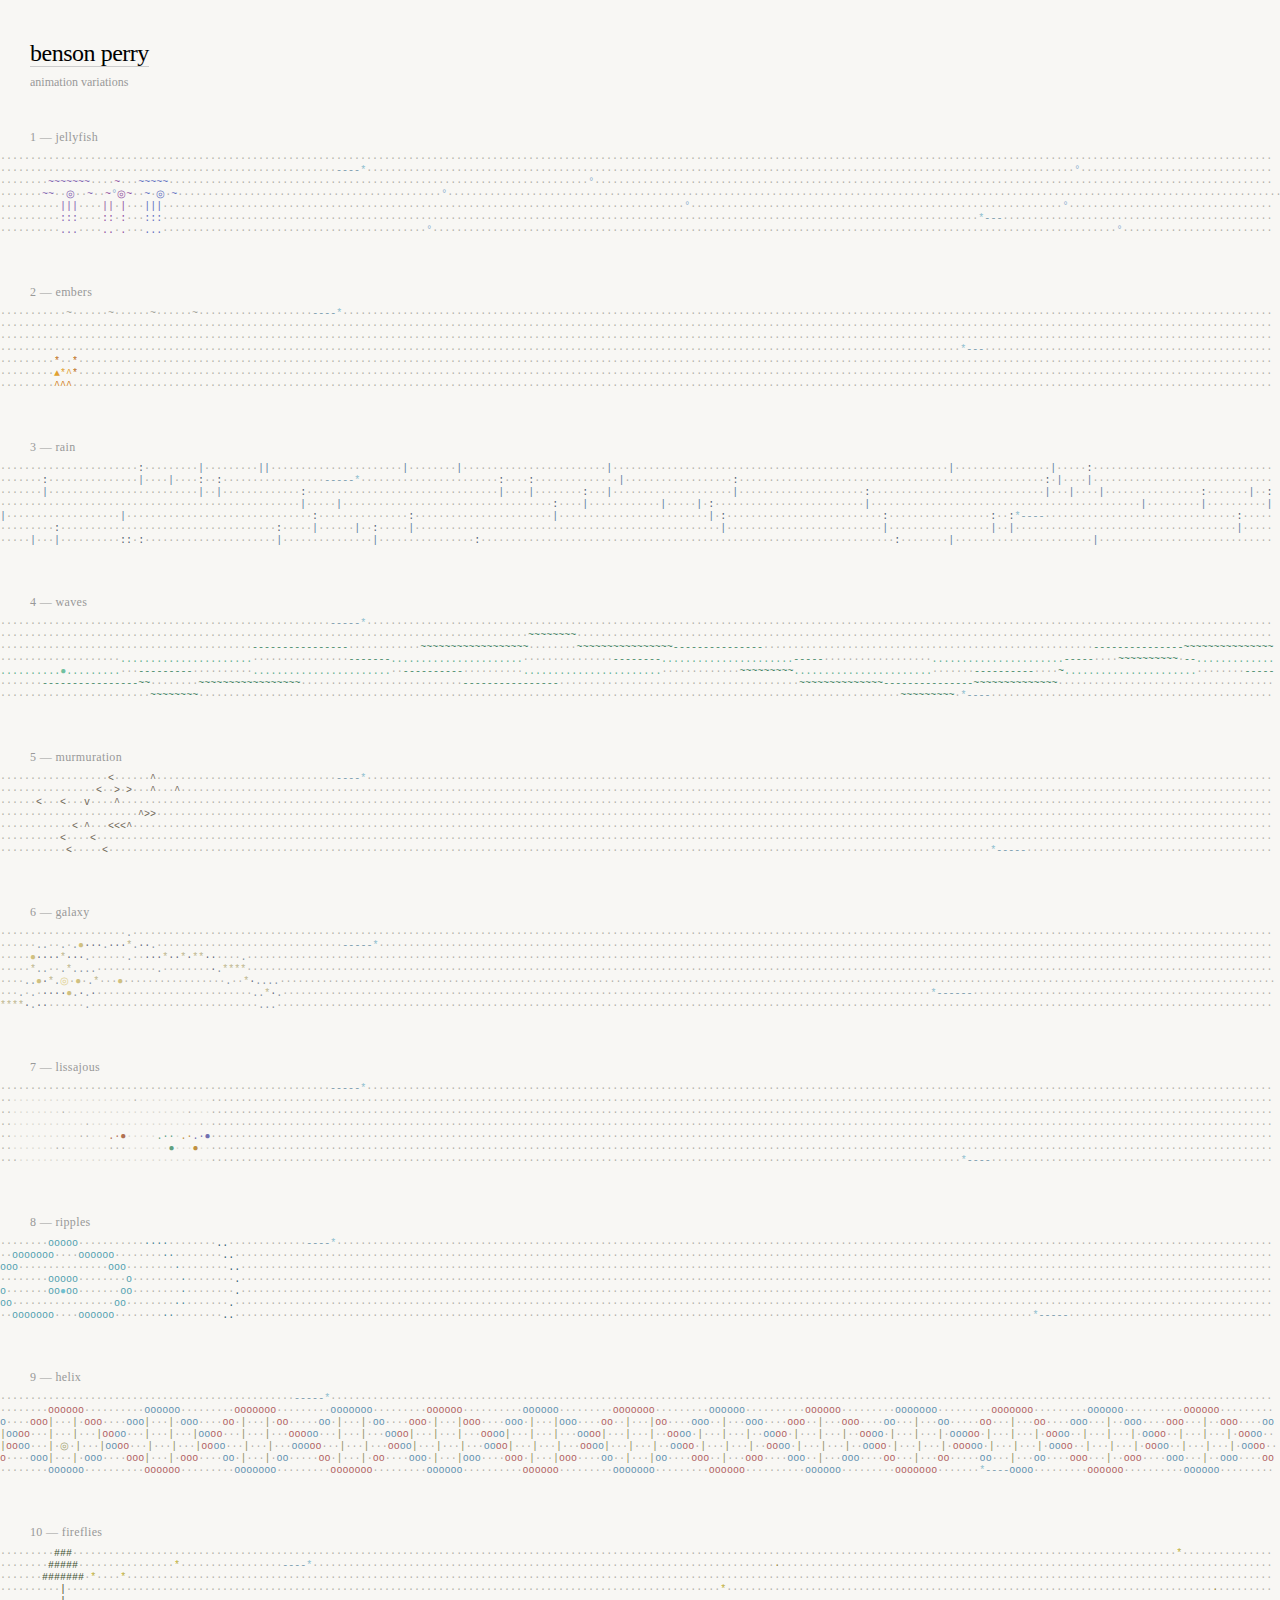
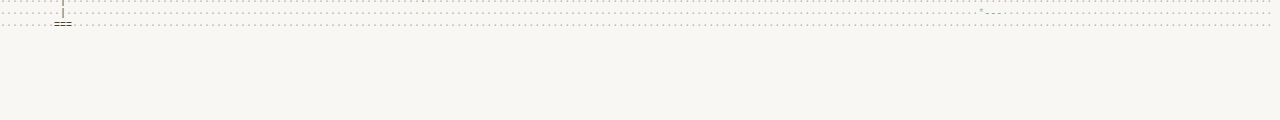
<file: animations/index.html>
<!DOCTYPE html>
<html lang="en">
<head>
  <meta charset="UTF-8">
  <meta name="viewport" content="width=device-width, initial-scale=1.0">
  <title>animation variations — benson perry</title>
  <link rel="icon" type="image/svg+xml" href="/favicon.svg">
  <style>
    * { box-sizing: border-box; margin: 0; padding: 0; }
    body {
      font-family: "Times New Roman", Times, Georgia, serif;
      background: #f8f7f4;
      color: #000;
      min-height: 100vh;
      padding: 40px 30px;
      text-transform: lowercase;
    }
    h1 { font-size: 1.5rem; font-weight: 400; letter-spacing: -0.02em; margin-bottom: 8px; }
    h1 a { color: inherit; text-decoration: none; border-bottom: 1px solid #ccc; }
    h1 a:hover { border-bottom-color: #000; }
    .subtitle { font-size: 0.75rem; color: #999; margin-bottom: 40px; }
    .variation { margin-bottom: 48px; }
    .label { font-size: 0.75rem; font-weight: 400; color: #999; letter-spacing: 0.03em; margin-bottom: 8px; }
    pre.anim {
      font-family: "Courier New", Courier, monospace;
      font-size: 10px;
      line-height: 1.2;
      color: #b0b0a8;
      padding: 0;
      white-space: pre;
      overflow: hidden;
      user-select: none;
      margin-left: -30px;
      margin-right: -30px;
    }
    @media (max-width: 600px) {
      body { padding: 20px 15px; }
      pre.anim { margin-left: -15px; margin-right: -15px; }
    }
  </style>
</head>
<body>
  <h1><a href="/">benson perry</a></h1>
  <div class="subtitle">animation variations</div>

  <div class="variation"><div class="label">1 — jellyfish</div><pre class="anim" id="v1"></pre></div>
  <div class="variation"><div class="label">2 — embers</div><pre class="anim" id="v2"></pre></div>
  <div class="variation"><div class="label">3 — rain</div><pre class="anim" id="v3"></pre></div>
  <div class="variation"><div class="label">4 — waves</div><pre class="anim" id="v4"></pre></div>
  <div class="variation"><div class="label">5 — murmuration</div><pre class="anim" id="v5"></pre></div>
  <div class="variation"><div class="label">6 — galaxy</div><pre class="anim" id="v6"></pre></div>
  <div class="variation"><div class="label">7 — lissajous</div><pre class="anim" id="v7"></pre></div>
  <div class="variation"><div class="label">8 — ripples</div><pre class="anim" id="v8"></pre></div>
  <div class="variation"><div class="label">9 — helix</div><pre class="anim" id="v9"></pre></div>
  <div class="variation"><div class="label">10 — fireflies</div><pre class="anim" id="v10"></pre></div>

  <script>
    const H = 7;
    let W = Math.floor(window.innerWidth / 6.02);
    window.addEventListener('resize', () => { W = Math.floor(window.innerWidth / 6.02); });

    function hash(x, y) {
      let h = x + y * 137;
      h = ((h >> 16) ^ h) * 0x45d9f3b | 0;
      h = ((h >> 16) ^ h) * 0x45d9f3b | 0;
      return (h >> 16) ^ h;
    }

    function addStars(g, c, t) {
      const bk = Math.floor(t * 20);
      for (let i = 0; i < 2; i++) {
        const bx = ((hash(bk + i * 9999, i * 2) & 0x7fffffff) % W);
        const by = ((hash(bk + i * 9999, i * 2 + 1) & 0x7fffffff) % H);
        if ((bk % (i === 0 ? 15 : 22)) < 1) { g[by][bx] = '*'; c[by][bx] = '#909090'; }
      }
    }

    function addShooters(g, c, t, shooters) {
      for (const s of shooters) {
        const phase = (t / s.period) % 1;
        if (phase < s.dur) {
          const prog = phase / s.dur;
          const head = s.dir > 0
            ? Math.round(prog * (W + s.len) - s.len)
            : Math.round(W - prog * (W + s.len) + s.len);
          for (let i = 0; i <= s.len; i++) {
            const px = head - i * s.dir;
            if (px >= 0 && px < W && s.y >= 0 && s.y < H) {
              g[s.y][px] = i === 0 ? '*' : '-';
              c[s.y][px] = i === 0 ? '#90c0d0' : '#80a0b0';
            }
          }
        }
      }
    }

    const anims = [];
    function reg(id, fn) { anims.push({ el: document.getElementById(id), fn, t: 0 }); }

    function render(a) {
      const g = Array.from({length: H}, () => new Array(W).fill('\u00B7'));
      const c = Array.from({length: H}, () => new Array(W).fill(''));
      a.fn(g, c, a.t);
      let html = '';
      for (let y = 0; y < H; y++) {
        for (let x = 0; x < W; x++) {
          html += c[y][x] ? '<span style="color:' + c[y][x] + '">' + g[y][x] + '</span>' : g[y][x];
        }
        if (y < H - 1) html += '\n';
      }
      a.el.innerHTML = html;
    }

    // 1 — jellyfish
    reg('v1', (g, c, t) => {
      addStars(g, c, t);
      const jellies = [
        { cx: 10, cy: 3, rx: 3, ry: 1.3, speed: 0.4, drift: 5, phase: 0, col: '#8060b0' },
        { cx: 24, cy: 2, rx: 2, ry: 0.9, speed: 0.6, drift: 4, phase: 2, col: '#6070c0' },
        { cx: 18, cy: 4, rx: 2.5, ry: 1.1, speed: 0.5, drift: 3, phase: 4, col: '#9050a0' },
      ];
      for (const j of jellies) {
        const jx = j.cx + Math.sin(t * j.speed) * j.drift;
        const jy = j.cy + Math.sin(t * 0.4 + j.phase) * 0.8;
        const pulse = 1 + 0.25 * Math.sin(t * 2 + j.phase);
        for (let a = -Math.PI; a < 0; a += 0.2) {
          const dx = Math.round(jx + Math.cos(a) * j.rx * pulse);
          const dy = Math.round(jy + Math.sin(a) * j.ry * pulse);
          if (dx >= 0 && dx < W && dy >= 0 && dy < H) { g[dy][dx] = '~'; c[dy][dx] = j.col; }
        }
        const ix = Math.round(jx), iy = Math.round(jy);
        if (ix >= 0 && ix < W && iy >= 0 && iy < H) { g[iy][ix] = '\u25CE'; c[iy][ix] = j.col; }
        for (let ti = -1; ti <= 1; ti++) {
          for (let dy = 1; dy <= 3; dy++) {
            const tx = Math.round(jx + ti * 1.2 + Math.sin(t * 3 + ti + j.phase) * 0.6);
            const ty = Math.round(jy + dy);
            if (tx >= 0 && tx < W && ty >= 0 && ty < H) {
              g[ty][tx] = dy === 1 ? '|' : (dy === 2 ? ':' : '.');
              c[ty][tx] = j.col;
            }
          }
        }
      }
      for (let i = 0; i < 10; i++) {
        const bx = ((hash(i, 42) & 0x7fffffff) % (W - 4)) + 2;
        const by = H - 1 - ((t * 0.7 + i * 1.3) % (H + 2));
        const iy = Math.round(by);
        if (iy >= 0 && iy < H && bx < W) { g[iy][bx] = '\u00B0'; c[iy][bx] = '#90b0d0'; }
      }
      addShooters(g, c, t, [
        { period: 11, dur: 0.12, y: 1, dir: 1, len: 4 },
        { period: 16, dur: 0.10, y: 5, dir: -1, len: 3 },
      ]);
    });

    // 2 — embers
    const embers = [];
    reg('v2', (g, c, t) => {
      addStars(g, c, t);
      if (embers.length < 45 && Math.random() < 0.4) {
        embers.push({
          x: 10 + (Math.random() - 0.5) * 2, y: H - 1,
          vx: (Math.random() - 0.5) * 0.4, vy: -0.08 - Math.random() * 0.12,
          age: 0, maxAge: 25 + Math.random() * 35,
        });
      }
      for (let i = embers.length - 1; i >= 0; i--) {
        const e = embers[i];
        e.x += e.vx; e.y += e.vy;
        e.vx += (Math.random() - 0.45) * 0.08;
        e.age++;
        if (e.age > e.maxAge || e.y < -1 || e.x < 0 || e.x >= W) { embers.splice(i, 1); continue; }
        const ix = Math.round(e.x), iy = Math.round(e.y);
        if (ix >= 0 && ix < W && iy >= 0 && iy < H) {
          const f = e.age / e.maxAge;
          g[iy][ix] = f < 0.3 ? '*' : '\u00B7';
          c[iy][ix] = f < 0.2 ? '#e09030' : (f < 0.5 ? '#c07020' : '#806040');
        }
      }
      const flames = ['^', '*', '\u25B2'];
      for (let dx = -1; dx <= 1; dx++) {
        const fx = 10 + dx;
        if (fx >= 0 && fx < W) {
          g[H-1][fx] = flames[Math.floor(t * 8 + dx * 3) % 3];
          c[H-1][fx] = '#d08020';
        }
        if (fx >= 0 && fx < W && H - 2 >= 0) {
          g[H-2][fx] = flames[(Math.floor(t * 10 + dx * 2) + 1) % 3];
          c[H-2][fx] = '#e0a030';
        }
      }
      for (let i = 0; i < 4; i++) {
        const sx = Math.round(10 + ((t * 1.5 + i * 7) % 25));
        if (sx >= 0 && sx < W) { g[0][sx] = '~'; c[0][sx] = '#a0a098'; }
      }
      addShooters(g, c, t, [
        { period: 14, dur: 0.10, y: 0, dir: 1, len: 4 },
        { period: 19, dur: 0.08, y: 3, dir: -1, len: 3 },
      ]);
    });

    // 3 — rain
    reg('v3', (g, c, t) => {
      for (let i = 0; i < 90; i++) {
        const x0 = (hash(i, 100) & 0x7fffffff) % W;
        const speed = 6 + (hash(i, 200) & 0x7fffffff) % 6;
        const offset = ((hash(i, 300) & 0x7fffffff) % 1000) / 30;
        const len = 1 + (hash(i, 400) & 0x7fffffff) % 2;
        const headY = (t * speed + offset) % (H + len + 3) - len;
        for (let j = 0; j < len; j++) {
          const y = Math.floor(headY) - j;
          const x = x0 + Math.floor(j * 0.3);
          if (y >= 0 && y < H && x >= 0 && x < W) {
            g[y][x] = j === 0 ? '|' : ':';
            c[y][x] = j === 0 ? '#6080a0' : '#506070';
          }
        }
      }
      for (let i = 0; i < 8; i++) {
        const sx = ((hash(i, 500) & 0x7fffffff) % W);
        const splashT = (t * 4 + ((hash(i, 600) & 0x7fffffff) % 100) / 10) % 5;
        if (splashT < 0.3 && H - 1 >= 0) {
          if (sx >= 0 && sx < W) { g[H-1][sx] = '*'; c[H-1][sx] = '#7090b0'; }
          if (sx - 1 >= 0 && sx - 1 < W) { g[H-1][sx-1] = '.'; c[H-1][sx-1] = '#607080'; }
          if (sx + 1 >= 0 && sx + 1 < W) { g[H-1][sx+1] = '.'; c[H-1][sx+1] = '#607080'; }
        }
      }
      const lPhase = Math.floor(t * 0.4);
      const lFrac = (t * 0.4) % 1;
      if (lFrac < 0.015) {
        const ly = (hash(lPhase, 888) & 0x7fffffff) % H;
        for (let x = 0; x < W; x++) {
          if ((hash(x + lPhase * 1000, 999) & 0x7fffffff) % 4 !== 0) {
            g[ly][x] = '-'; c[ly][x] = '#c0c0d0';
          }
        }
      }
      addShooters(g, c, t, [
        { period: 12, dur: 0.11, y: 1, dir: 1, len: 5 },
        { period: 20, dur: 0.09, y: 4, dir: -1, len: 4 },
      ]);
    });

    // 4 — waves
    reg('v4', (g, c, t) => {
      addStars(g, c, t);
      const cy = H / 2;
      const breath = 0.7 + 0.3 * Math.sin(t * 0.25);
      const waves = [
        { freq: 0.05, speed: 0.4, amp: 2.8, ch: '~', col: '#408060' },
        { freq: 0.09, speed: 0.7, amp: 1.8, ch: '-', col: '#509070' },
        { freq: 0.14, speed: 1.1, amp: 1.0, ch: '.', col: '#60b090' },
      ];
      for (const w of waves) {
        for (let x = 0; x < W; x++) {
          const y = Math.round(cy + Math.sin(x * w.freq + t * w.speed) * w.amp * breath);
          if (y >= 0 && y < H) { g[y][x] = w.ch; c[y][x] = w.col; }
        }
      }
      const nx = 10;
      if (nx < W) { g[Math.round(cy)][nx] = '\u25CF'; c[Math.round(cy)][nx] = '#70c0a0'; }
      addShooters(g, c, t, [
        { period: 10, dur: 0.13, y: 0, dir: 1, len: 5 },
        { period: 15, dur: 0.10, y: 6, dir: -1, len: 4 },
      ]);
    });

    // 5 — murmuration
    const boids = [];
    for (let i = 0; i < 28; i++) {
      boids.push({
        x: 15 + Math.random() * 12, y: Math.random() * H,
        vx: (Math.random() - 0.5) * 0.5, vy: (Math.random() - 0.5) * 0.3,
      });
    }
    reg('v5', (g, c, t) => {
      addStars(g, c, t);
      for (const b of boids) {
        let sx = 0, sy = 0, ax = 0, ay = 0, cx = 0, cy = 0, n = 0;
        for (const o of boids) {
          if (o === b) continue;
          const dx = o.x - b.x, dy = o.y - b.y;
          const d = Math.sqrt(dx * dx + dy * dy);
          if (d < 10 && d > 0) {
            if (d < 3) { sx -= dx / d; sy -= dy / d; }
            ax += o.vx; ay += o.vy;
            cx += o.x; cy += o.y;
            n++;
          }
        }
        if (n > 0) { ax /= n; ay /= n; cx = cx / n - b.x; cy = cy / n - b.y; }
        const tx = 15 - b.x, ty = H / 2 - b.y;
        b.vx += sx * 0.06 + ax * 0.015 + cx * 0.008 + tx * 0.003;
        b.vy += sy * 0.06 + ay * 0.015 + cy * 0.008 + ty * 0.005;
        if (b.x < 2) b.vx += 0.1; if (b.x > W - 2) b.vx -= 0.1;
        if (b.y < 0.5) b.vy += 0.1; if (b.y > H - 1.5) b.vy -= 0.1;
        const spd = Math.sqrt(b.vx * b.vx + b.vy * b.vy);
        if (spd > 1.2) { b.vx *= 1.2 / spd; b.vy *= 1.2 / spd; }
        b.x += b.vx; b.y += b.vy;
      }
      for (const b of boids) {
        const ix = Math.round(b.x), iy = Math.round(b.y);
        if (ix >= 0 && ix < W && iy >= 0 && iy < H) {
          const a = Math.atan2(b.vy, b.vx);
          let ch = '>';
          if (a > Math.PI / 4 && a < 3 * Math.PI / 4) ch = 'v';
          else if (a < -Math.PI / 4 && a > -3 * Math.PI / 4) ch = '^';
          else if (Math.abs(a) > 3 * Math.PI / 4) ch = '<';
          g[iy][ix] = ch;
          c[iy][ix] = '#706858';
        }
      }
      addShooters(g, c, t, [
        { period: 11, dur: 0.12, y: 0, dir: 1, len: 4 },
        { period: 18, dur: 0.09, y: 6, dir: -1, len: 5 },
      ]);
    });

    // 6 — galaxy
    reg('v6', (g, c, t) => {
      addStars(g, c, t);
      const cx = 10, cy = H / 2;
      for (let arm = 0; arm < 2; arm++) {
        const armOff = Math.PI * arm;
        for (let r = 1; r < 45; r += 0.25) {
          const angle = armOff + Math.log(r + 1) * 1.8 + t * 0.25;
          const x = Math.round(cx + Math.cos(angle) * r);
          const y = Math.round(cy + Math.sin(angle) * r * 0.15);
          if (x >= 0 && x < W && y >= 0 && y < H) {
            if (!c[y][x]) { c[y][x] = '#606878'; }
          }
          if ((hash(Math.floor(r * 10), arm) & 0x7fffffff) % 4 === 0) {
            const sx = x + (hash(Math.floor(r * 10), arm + 10) % 3) - 1;
            const sy = y + (hash(Math.floor(r * 10), arm + 20) % 3) - 1;
            if (sx >= 0 && sx < W && sy >= 0 && sy < H) {
              g[sy][sx] = '.';
              c[sy][sx] = '#8090a0';
            }
          }
          if ((hash(Math.floor(r * 10), arm + 50) & 0x7fffffff) % 8 === 0) {
            if (x >= 0 && x < W && y >= 0 && y < H) {
              g[y][x] = '*';
              c[y][x] = '#c0b890';
            }
          }
        }
      }
      for (let i = 0; i < 6; i++) {
        const a = t * (0.3 + i * 0.15) + i * 1.2;
        const r = 2 + i * 1.5;
        const bx = Math.round(cx + Math.cos(a) * r);
        const by = Math.round(cy + Math.sin(a) * r * 0.3);
        if (bx >= 0 && bx < W && by >= 0 && by < H) {
          g[by][bx] = '\u25CF';
          c[by][bx] = '#d0c080';
        }
      }
      if (cx < W) { g[Math.round(cy)][cx] = '\u25CE'; c[Math.round(cy)][cx] = '#e0d090'; }
      addShooters(g, c, t, [
        { period: 9, dur: 0.14, y: 1, dir: 1, len: 5 },
        { period: 17, dur: 0.08, y: 5, dir: -1, len: 6 },
      ]);
    });

    // 7 — lissajous
    const tracers = [
      { a: 1, b: 2, phase: 0, col: '#b07050', trail: [] },
      { a: 2, b: 3, phase: Math.PI / 4, col: '#c09040', trail: [] },
      { a: 3, b: 2, phase: Math.PI / 3, col: '#7070b0', trail: [] },
      { a: 1, b: 3, phase: Math.PI / 6, col: '#60a080', trail: [] },
    ];
    reg('v7', (g, c, t) => {
      addStars(g, c, t);
      const cx = 18, cy = H / 2, xA = 16, yA = 2.5;
      for (const tr of tracers) {
        for (let s = 0; s < Math.PI * 6; s += 0.04) {
          const gx = Math.round(cx + Math.sin(s * tr.a + tr.phase) * xA);
          const gy = Math.round(cy + Math.sin(s * tr.b) * yA);
          if (gx >= 0 && gx < W && gy >= 0 && gy < H && !c[gy][gx]) { c[gy][gx] = '#d8d8d0'; }
        }
      }
      for (const tr of tracers) {
        const x = cx + Math.sin(t * tr.a * 0.4 + tr.phase) * xA;
        const y = cy + Math.sin(t * tr.b * 0.4) * yA;
        tr.trail.push({ x, y });
        if (tr.trail.length > 45) tr.trail.shift();
        for (let i = 0; i < tr.trail.length; i++) {
          const p = tr.trail[i];
          const ix = Math.round(p.x), iy = Math.round(p.y);
          if (ix >= 0 && ix < W && iy >= 0 && iy < H) {
            g[iy][ix] = i === tr.trail.length - 1 ? '\u25CF' : (i > tr.trail.length - 10 ? '\u00B7' : '.');
            c[iy][ix] = tr.col;
          }
        }
      }
      addShooters(g, c, t, [
        { period: 10, dur: 0.13, y: 0, dir: 1, len: 5 },
        { period: 15, dur: 0.10, y: 6, dir: -1, len: 4 },
      ]);
    });

    // 8 — ripples
    reg('v8', (g, c, t) => {
      addStars(g, c, t);
      const cx = 10, cy = H / 2;
      const interval = 1.8, life = 7;
      const gen = Math.floor(t / interval);
      for (let ri = gen; ri > gen - 6; ri--) {
        const age = t - ri * interval;
        if (age < 0 || age > life) continue;
        const radius = age * 5;
        const fade = 1 - age / life;
        for (let a = 0; a < Math.PI * 2; a += 0.06) {
          const rx = Math.round(cx + Math.cos(a) * radius);
          const ry = Math.round(cy + Math.sin(a) * radius * 0.28);
          if (rx >= 0 && rx < W && ry >= 0 && ry < H) {
            g[ry][rx] = fade > 0.6 ? 'o' : (fade > 0.3 ? '\u00B7' : '.');
            c[ry][rx] = fade > 0.5 ? '#50a0b0' : (fade > 0.25 ? '#408090' : '#306070');
          }
        }
      }
      if (cx < W) { g[Math.round(cy)][cx] = '\u25CF'; c[Math.round(cy)][cx] = '#70c0d0'; }
      addShooters(g, c, t, [
        { period: 13, dur: 0.11, y: 0, dir: 1, len: 4 },
        { period: 21, dur: 0.09, y: 6, dir: -1, len: 5 },
      ]);
    });

    // 9 — helix
    reg('v9', (g, c, t) => {
      addStars(g, c, t);
      const cy = H / 2;
      for (let x = 0; x < W; x++) {
        const phase = x * 0.2 - t * 1.5;
        const y1 = cy + Math.sin(phase) * 2.5;
        const y2 = cy + Math.sin(phase + Math.PI) * 2.5;
        const iy1 = Math.round(y1), iy2 = Math.round(y2);
        if (iy1 >= 0 && iy1 < H) { g[iy1][x] = 'o'; c[iy1][x] = '#6090b0'; }
        if (iy2 >= 0 && iy2 < H) { g[iy2][x] = 'o'; c[iy2][x] = '#b06060'; }
        if (x % 4 === 0) {
          const minY = Math.min(iy1, iy2), maxY = Math.max(iy1, iy2);
          for (let y = minY + 1; y < maxY; y++) {
            if (y >= 0 && y < H) { g[y][x] = '|'; c[y][x] = '#909060'; }
          }
        }
      }
      const nx = 10;
      if (nx < W) { g[Math.round(cy)][nx] = '\u25CE'; c[Math.round(cy)][nx] = '#a0a070'; }
      addShooters(g, c, t, [
        { period: 12, dur: 0.12, y: 0, dir: 1, len: 5 },
        { period: 16, dur: 0.10, y: 6, dir: -1, len: 4 },
      ]);
    });

    // 10 — fireflies
    reg('v10', (g, c, t) => {
      const treeCol = '#405030';
      const canopy = [[9,0],[10,0],[11,0],[8,1],[9,1],[10,1],[11,1],[12,1],[7,2],[8,2],[9,2],[10,2],[11,2],[12,2],[13,2]];
      for (const [x, y] of canopy) {
        if (x >= 0 && x < W && y >= 0 && y < H) { g[y][x] = '#'; c[y][x] = '#405030'; }
      }
      for (let y = 3; y <= 5; y++) { if (10 < W) { g[y][10] = '|'; c[y][10] = '#504030'; } }
      if (10 < W) { g[6][10] = '='; c[6][10] = '#504030'; }
      if (9 < W) { g[6][9] = '='; c[6][9] = '#504030'; }
      if (11 < W) { g[6][11] = '='; c[6][11] = '#504030'; }

      for (let i = 0; i < 20; i++) {
        const baseX = ((hash(i, 10) & 0x7fffffff) % (W - 6)) + 3;
        const baseY = ((hash(i, 20) & 0x7fffffff) % H);
        const freq = 0.4 + ((hash(i, 30) & 0x7fffffff) % 100) / 250;
        const phase = ((hash(i, 40) & 0x7fffffff) % 100) / 10;
        const brightness = Math.sin(t * freq + phase);
        if (brightness > 0.2) {
          const x = Math.round(baseX + Math.sin(t * 0.15 + i) * 4);
          const y = Math.round(baseY + Math.sin(t * 0.12 + i * 2) * 1.2);
          if (x >= 0 && x < W && y >= 0 && y < H && !c[y][x]) {
            g[y][x] = brightness > 0.75 ? '*' : '\u00B7';
            c[y][x] = brightness > 0.75 ? '#c0b040' : '#908030';
          }
        }
      }
      addShooters(g, c, t, [
        { period: 14, dur: 0.11, y: 1, dir: 1, len: 4 },
        { period: 20, dur: 0.08, y: 5, dir: -1, len: 3 },
      ]);
    });

    // master loop
    for (const a of anims) { a.t = 0.03; render(a); }
    let last = 0;
    requestAnimationFrame(function loop(ts) {
      if (ts - last > 50) {
        last = ts;
        for (const a of anims) { a.t += 0.03; render(a); }
      }
      requestAnimationFrame(loop);
    });
  </script>
</body>
</html>
</file>
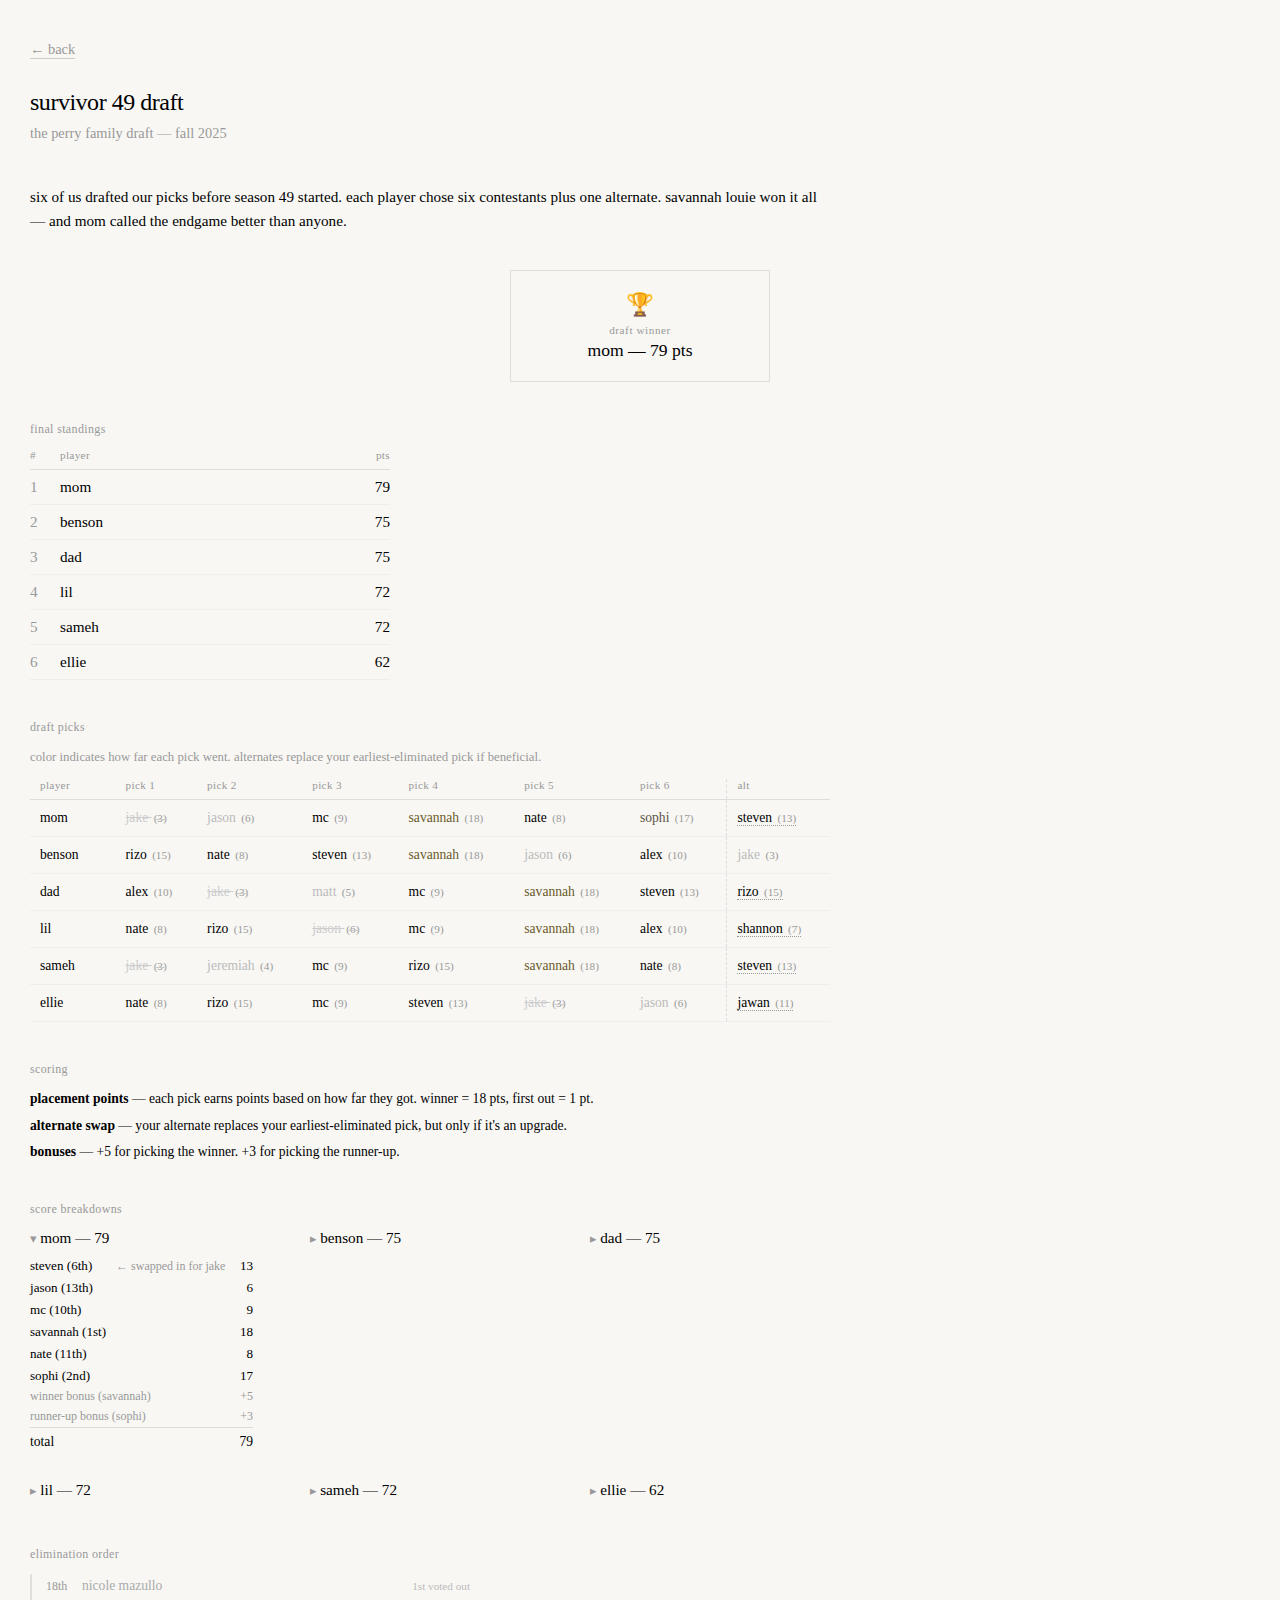
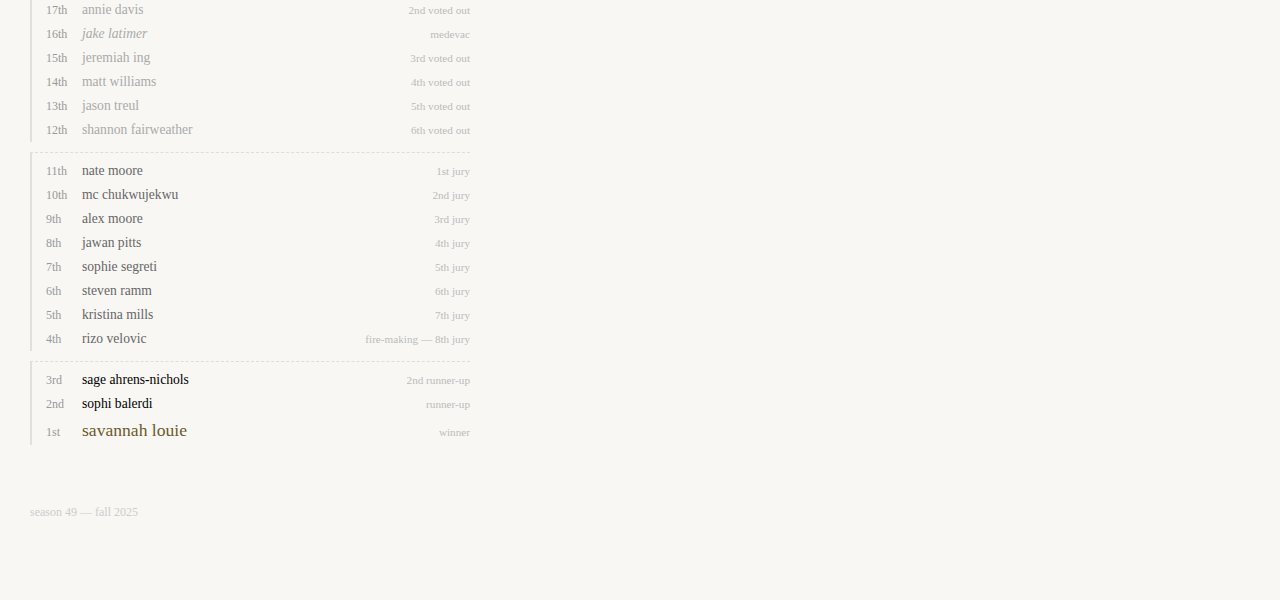
<file: survivor/index.html>
<!DOCTYPE html>
<html lang="en">
<head>
  <meta charset="UTF-8">
  <meta name="viewport" content="width=device-width, initial-scale=1.0">
  <title>survivor 49 draft — benson perry</title>
  <meta property="og:title" content="survivor 49 draft — benson perry">
  <meta property="og:description" content="the perry family survivor draft recap">
  <meta property="og:url" content="https://bensonperry.com/survivor">
  <meta property="og:type" content="website">
  <link rel="icon" type="image/svg+xml" href="/favicon.svg">
  <style>
    * { box-sizing: border-box; margin: 0; padding: 0; }

    body {
      font-family: "Times New Roman", Times, Georgia, serif;
      background: #f8f7f4;
      color: #000;
      min-height: 100vh;
      padding: 40px 30px 80px;
      text-transform: lowercase;
    }

    .back {
      display: inline-block;
      margin-bottom: 30px;
      color: #999;
      text-decoration: none;
      font-size: 0.9rem;
      border-bottom: 1px solid #ccc;
    }
    .back:hover { color: #000; border-bottom-color: #000; }

    h1 {
      font-size: 1.5rem;
      font-weight: 400;
      letter-spacing: -0.02em;
      margin-bottom: 6px;
    }

    .subtitle {
      color: #999;
      font-size: 0.9rem;
    }

    h2 {
      font-size: 0.75rem;
      font-weight: 400;
      color: #999;
      letter-spacing: 0.03em;
      margin-bottom: 12px;
    }

    section {
      margin-top: 40px;
      max-width: 800px;
    }

    p { line-height: 1.6; font-size: 0.95rem; }

    .section-note {
      font-size: 0.8rem;
      color: #999;
      margin-bottom: 12px;
    }

    /* winner callout */
    .winner-callout {
      margin: 36px auto 0;
      padding: 20px 24px;
      text-align: center;
      max-width: 260px;
      border: 1px solid #ddd;
    }

    .trophy { font-size: 1.4rem; margin-bottom: 6px; }
    .winner-label {
      display: block;
      font-size: 0.7rem;
      color: #999;
      letter-spacing: 0.05em;
      margin-bottom: 4px;
    }
    .winner-name {
      display: block;
      font-size: 1.1rem;
    }

    /* standings */
    .standings {
      width: 100%;
      max-width: 360px;
      border-collapse: collapse;
      font-size: 0.95rem;
    }

    .standings th {
      font-weight: 400;
      font-size: 0.7rem;
      color: #999;
      text-align: left;
      padding: 0 0 8px;
      border-bottom: 1px solid #ddd;
      letter-spacing: 0.03em;
    }

    .standings td {
      padding: 8px 0;
      border-bottom: 1px solid #eee;
    }

    .standings .rank-col { width: 30px; }
    .standings .pts-col { width: 50px; text-align: right; }
    .standings td:last-child { text-align: right; }
    .standings td:first-child { color: #999; }

    .standings .first-place td { color: #000; }
    .standings .first-place td:first-child { color: #999; }

    /* picks grid */
    .picks-scroll {
      overflow-x: auto;
      -webkit-overflow-scrolling: touch;
    }

    .picks {
      width: 100%;
      min-width: 720px;
      border-collapse: collapse;
      font-size: 0.85rem;
    }

    .picks th {
      font-weight: 400;
      font-size: 0.7rem;
      color: #999;
      text-align: left;
      padding: 0 10px 8px;
      border-bottom: 1px solid #ddd;
      letter-spacing: 0.03em;
      white-space: nowrap;
    }

    .picks td {
      padding: 10px 10px;
      border-bottom: 1px solid #eee;
      white-space: nowrap;
    }

    .picks .player-name { min-width: 70px; }

    .pick .pts {
      font-size: 0.7rem;
      color: #999;
      margin-left: 2px;
    }

    .pick.winner { color: #6a5a2a; }
    .pick.runner-up { color: #5a5545; }
    .pick.pre-jury { color: #bbb; }
    .pick.swapped-out { text-decoration: line-through; color: #ccc; }

    .alt-col { border-left: 1px dashed #ddd; }
    .pick.swapped-in { border-bottom: 1px dotted #999; }

    /* scoring rules */
    .scoring-rules p {
      font-size: 0.85rem;
      margin-bottom: 6px;
      line-height: 1.5;
    }

    /* breakdowns */
    .breakdowns {
      display: flex;
      flex-wrap: wrap;
      gap: 24px 40px;
    }

    .breakdown { min-width: 240px; }

    .breakdown summary {
      cursor: pointer;
      font-size: 0.95rem;
      list-style: none;
      margin-bottom: 8px;
    }
    .breakdown summary::-webkit-details-marker { display: none; }
    .breakdown summary::before {
      content: "▸ ";
      color: #999;
      font-size: 0.8rem;
    }
    .breakdown[open] summary::before { content: "▾ "; }

    .breakdown-table {
      border-collapse: collapse;
      font-size: 0.82rem;
      margin-bottom: 4px;
    }

    .breakdown-table td {
      padding: 3px 0;
    }

    .breakdown-table .calc {
      color: #999;
      padding-left: 10px;
      font-size: 0.75rem;
    }

    .breakdown-table .bp {
      text-align: right;
      padding-left: 14px;
      font-variant-numeric: tabular-nums;
    }

    .breakdown-table .bonus-row td {
      color: #999;
      font-size: 0.75rem;
      padding-top: 2px;
    }

    .breakdown-table .total-row td {
      border-top: 1px solid #ddd;
      padding-top: 6px;
      font-size: 0.85rem;
    }

    /* timeline */
    .timeline {
      list-style: none;
      max-width: 440px;
      font-size: 0.85rem;
    }

    .timeline li {
      padding: 4px 0 4px 14px;
      border-left: 2px solid #e0e0dc;
      display: flex;
      gap: 8px;
      align-items: baseline;
    }

    .timeline .jury-start {
      margin-top: 10px;
      padding-top: 10px;
      border-top: 1px dashed #ddd;
    }

    .timeline .finale-start {
      margin-top: 10px;
      padding-top: 10px;
      border-top: 1px dashed #ddd;
    }

    .timeline .placement {
      min-width: 28px;
      color: #999;
      font-size: 0.75rem;
    }

    .timeline .contestant { flex: 1; }
    .timeline .contestant.pre-jury { color: #aaa; }
    .timeline .contestant.jury { color: #666; }
    .timeline .contestant.finalist { color: #000; }
    .timeline .contestant.winner-name { color: #6a5a2a; }
    .timeline .contestant.medevac { color: #aaa; font-style: italic; }

    .timeline .note {
      color: #bbb;
      font-size: 0.7rem;
      white-space: nowrap;
    }

    footer {
      margin-top: 60px;
      font-size: 0.75rem;
      color: #ccc;
    }

    @media (max-width: 600px) {
      body { padding: 20px 15px 60px; }
      .picks { min-width: 620px; }
      .breakdowns { flex-direction: column; gap: 16px; }
    }
  </style>
</head>
<body class="no-shared-footer">
  <a href="/" class="back">← back</a>
  <h1>survivor 49 draft</h1>
  <p class="subtitle">the perry family draft — fall 2025</p>

  <section>
    <p>six of us drafted our picks before season 49 started. each player chose six contestants plus one alternate. savannah louie won it all — and mom called the endgame better than anyone.</p>
  </section>

  <div class="winner-callout">
    <div class="trophy">🏆</div>
    <span class="winner-label">draft winner</span>
    <span class="winner-name">mom — 79 pts</span>
  </div>

  <section>
    <h2>final standings</h2>
    <table class="standings">
      <thead>
        <tr>
          <th class="rank-col">#</th>
          <th>player</th>
          <th class="pts-col">pts</th>
        </tr>
      </thead>
      <tbody>
        <tr class="first-place">
          <td>1</td><td>mom</td><td>79</td>
        </tr>
        <tr>
          <td>2</td><td>benson</td><td>75</td>
        </tr>
        <tr>
          <td>3</td><td>dad</td><td>75</td>
        </tr>
        <tr>
          <td>4</td><td>lil</td><td>72</td>
        </tr>
        <tr>
          <td>5</td><td>sameh</td><td>72</td>
        </tr>
        <tr>
          <td>6</td><td>ellie</td><td>62</td>
        </tr>
      </tbody>
    </table>
  </section>

  <section>
    <h2>draft picks</h2>
    <p class="section-note">color indicates how far each pick went. alternates replace your earliest-eliminated pick if beneficial.</p>
    <div class="picks-scroll">
      <table class="picks">
        <thead>
          <tr>
            <th>player</th>
            <th>pick 1</th>
            <th>pick 2</th>
            <th>pick 3</th>
            <th>pick 4</th>
            <th>pick 5</th>
            <th>pick 6</th>
            <th class="alt-col">alt</th>
          </tr>
        </thead>
        <tbody>
          <tr>
            <td class="player-name">mom</td>
            <td><span class="pick swapped-out">jake <span class="pts">(3)</span></span></td>
            <td><span class="pick pre-jury">jason <span class="pts">(6)</span></span></td>
            <td><span class="pick">mc <span class="pts">(9)</span></span></td>
            <td><span class="pick winner">savannah <span class="pts">(18)</span></span></td>
            <td><span class="pick">nate <span class="pts">(8)</span></span></td>
            <td><span class="pick runner-up">sophi <span class="pts">(17)</span></span></td>
            <td class="alt-col"><span class="pick swapped-in">steven <span class="pts">(13)</span></span></td>
          </tr>
          <tr>
            <td class="player-name">benson</td>
            <td><span class="pick">rizo <span class="pts">(15)</span></span></td>
            <td><span class="pick">nate <span class="pts">(8)</span></span></td>
            <td><span class="pick">steven <span class="pts">(13)</span></span></td>
            <td><span class="pick winner">savannah <span class="pts">(18)</span></span></td>
            <td><span class="pick pre-jury">jason <span class="pts">(6)</span></span></td>
            <td><span class="pick">alex <span class="pts">(10)</span></span></td>
            <td class="alt-col"><span class="pick pre-jury">jake <span class="pts">(3)</span></span></td>
          </tr>
          <tr>
            <td class="player-name">dad</td>
            <td><span class="pick">alex <span class="pts">(10)</span></span></td>
            <td><span class="pick swapped-out">jake <span class="pts">(3)</span></span></td>
            <td><span class="pick pre-jury">matt <span class="pts">(5)</span></span></td>
            <td><span class="pick">mc <span class="pts">(9)</span></span></td>
            <td><span class="pick winner">savannah <span class="pts">(18)</span></span></td>
            <td><span class="pick">steven <span class="pts">(13)</span></span></td>
            <td class="alt-col"><span class="pick swapped-in">rizo <span class="pts">(15)</span></span></td>
          </tr>
          <tr>
            <td class="player-name">lil</td>
            <td><span class="pick">nate <span class="pts">(8)</span></span></td>
            <td><span class="pick">rizo <span class="pts">(15)</span></span></td>
            <td><span class="pick swapped-out">jason <span class="pts">(6)</span></span></td>
            <td><span class="pick">mc <span class="pts">(9)</span></span></td>
            <td><span class="pick winner">savannah <span class="pts">(18)</span></span></td>
            <td><span class="pick">alex <span class="pts">(10)</span></span></td>
            <td class="alt-col"><span class="pick swapped-in">shannon <span class="pts">(7)</span></span></td>
          </tr>
          <tr>
            <td class="player-name">sameh</td>
            <td><span class="pick swapped-out">jake <span class="pts">(3)</span></span></td>
            <td><span class="pick pre-jury">jeremiah <span class="pts">(4)</span></span></td>
            <td><span class="pick">mc <span class="pts">(9)</span></span></td>
            <td><span class="pick">rizo <span class="pts">(15)</span></span></td>
            <td><span class="pick winner">savannah <span class="pts">(18)</span></span></td>
            <td><span class="pick">nate <span class="pts">(8)</span></span></td>
            <td class="alt-col"><span class="pick swapped-in">steven <span class="pts">(13)</span></span></td>
          </tr>
          <tr>
            <td class="player-name">ellie</td>
            <td><span class="pick">nate <span class="pts">(8)</span></span></td>
            <td><span class="pick">rizo <span class="pts">(15)</span></span></td>
            <td><span class="pick">mc <span class="pts">(9)</span></span></td>
            <td><span class="pick">steven <span class="pts">(13)</span></span></td>
            <td><span class="pick swapped-out">jake <span class="pts">(3)</span></span></td>
            <td><span class="pick pre-jury">jason <span class="pts">(6)</span></span></td>
            <td class="alt-col"><span class="pick swapped-in">jawan <span class="pts">(11)</span></span></td>
          </tr>
        </tbody>
      </table>
    </div>
  </section>

  <section>
    <h2>scoring</h2>
    <div class="scoring-rules">
      <p><b>placement points</b> — each pick earns points based on how far they got. winner = 18 pts, first out = 1 pt.</p>
      <p><b>alternate swap</b> — your alternate replaces your earliest-eliminated pick, but only if it's an upgrade.</p>
      <p><b>bonuses</b> — +5 for picking the winner. +3 for picking the runner-up.</p>
    </div>
  </section>

  <section>
    <h2>score breakdowns</h2>
    <div class="breakdowns">

      <details class="breakdown" open>
        <summary>mom — 79</summary>
        <table class="breakdown-table">
          <tr><td>steven (6th)</td><td class="calc">← swapped in for jake</td><td class="bp">13</td></tr>
          <tr><td>jason (13th)</td><td class="calc"></td><td class="bp">6</td></tr>
          <tr><td>mc (10th)</td><td class="calc"></td><td class="bp">9</td></tr>
          <tr><td>savannah (1st)</td><td class="calc"></td><td class="bp">18</td></tr>
          <tr><td>nate (11th)</td><td class="calc"></td><td class="bp">8</td></tr>
          <tr><td>sophi (2nd)</td><td class="calc"></td><td class="bp">17</td></tr>
          <tr class="bonus-row"><td colspan="2">winner bonus (savannah)</td><td class="bp">+5</td></tr>
          <tr class="bonus-row"><td colspan="2">runner-up bonus (sophi)</td><td class="bp">+3</td></tr>
          <tr class="total-row"><td colspan="2">total</td><td class="bp">79</td></tr>
        </table>
      </details>

      <details class="breakdown">
        <summary>benson — 75</summary>
        <table class="breakdown-table">
          <tr><td>rizo (4th)</td><td class="calc"></td><td class="bp">15</td></tr>
          <tr><td>nate (11th)</td><td class="calc"></td><td class="bp">8</td></tr>
          <tr><td>steven (6th)</td><td class="calc"></td><td class="bp">13</td></tr>
          <tr><td>savannah (1st)</td><td class="calc"></td><td class="bp">18</td></tr>
          <tr><td>jason (13th)</td><td class="calc"></td><td class="bp">6</td></tr>
          <tr><td>alex (9th)</td><td class="calc"></td><td class="bp">10</td></tr>
          <tr class="bonus-row"><td colspan="2">winner bonus (savannah)</td><td class="bp">+5</td></tr>
          <tr class="bonus-row"><td colspan="2">alt jake (16th) not used — worse</td><td class="bp">—</td></tr>
          <tr class="total-row"><td colspan="2">total</td><td class="bp">75</td></tr>
        </table>
      </details>

      <details class="breakdown">
        <summary>dad — 75</summary>
        <table class="breakdown-table">
          <tr><td>alex (9th)</td><td class="calc"></td><td class="bp">10</td></tr>
          <tr><td>rizo (4th)</td><td class="calc">← swapped in for jake</td><td class="bp">15</td></tr>
          <tr><td>matt (14th)</td><td class="calc"></td><td class="bp">5</td></tr>
          <tr><td>mc (10th)</td><td class="calc"></td><td class="bp">9</td></tr>
          <tr><td>savannah (1st)</td><td class="calc"></td><td class="bp">18</td></tr>
          <tr><td>steven (6th)</td><td class="calc"></td><td class="bp">13</td></tr>
          <tr class="bonus-row"><td colspan="2">winner bonus (savannah)</td><td class="bp">+5</td></tr>
          <tr class="total-row"><td colspan="2">total</td><td class="bp">75</td></tr>
        </table>
      </details>

      <details class="breakdown">
        <summary>lil — 72</summary>
        <table class="breakdown-table">
          <tr><td>nate (11th)</td><td class="calc"></td><td class="bp">8</td></tr>
          <tr><td>rizo (4th)</td><td class="calc"></td><td class="bp">15</td></tr>
          <tr><td>shannon (12th)</td><td class="calc">← swapped in for jason</td><td class="bp">7</td></tr>
          <tr><td>mc (10th)</td><td class="calc"></td><td class="bp">9</td></tr>
          <tr><td>savannah (1st)</td><td class="calc"></td><td class="bp">18</td></tr>
          <tr><td>alex (9th)</td><td class="calc"></td><td class="bp">10</td></tr>
          <tr class="bonus-row"><td colspan="2">winner bonus (savannah)</td><td class="bp">+5</td></tr>
          <tr class="total-row"><td colspan="2">total</td><td class="bp">72</td></tr>
        </table>
      </details>

      <details class="breakdown">
        <summary>sameh — 72</summary>
        <table class="breakdown-table">
          <tr><td>steven (6th)</td><td class="calc">← swapped in for jake</td><td class="bp">13</td></tr>
          <tr><td>jeremiah (15th)</td><td class="calc"></td><td class="bp">4</td></tr>
          <tr><td>mc (10th)</td><td class="calc"></td><td class="bp">9</td></tr>
          <tr><td>rizo (4th)</td><td class="calc"></td><td class="bp">15</td></tr>
          <tr><td>savannah (1st)</td><td class="calc"></td><td class="bp">18</td></tr>
          <tr><td>nate (11th)</td><td class="calc"></td><td class="bp">8</td></tr>
          <tr class="bonus-row"><td colspan="2">winner bonus (savannah)</td><td class="bp">+5</td></tr>
          <tr class="total-row"><td colspan="2">total</td><td class="bp">72</td></tr>
        </table>
      </details>

      <details class="breakdown">
        <summary>ellie — 62</summary>
        <table class="breakdown-table">
          <tr><td>nate (11th)</td><td class="calc"></td><td class="bp">8</td></tr>
          <tr><td>rizo (4th)</td><td class="calc"></td><td class="bp">15</td></tr>
          <tr><td>mc (10th)</td><td class="calc"></td><td class="bp">9</td></tr>
          <tr><td>steven (6th)</td><td class="calc"></td><td class="bp">13</td></tr>
          <tr><td>jawan (8th)</td><td class="calc">← swapped in for jake</td><td class="bp">11</td></tr>
          <tr><td>jason (13th)</td><td class="calc"></td><td class="bp">6</td></tr>
          <tr class="bonus-row"><td colspan="2">no bonuses</td><td class="bp">—</td></tr>
          <tr class="total-row"><td colspan="2">total</td><td class="bp">62</td></tr>
        </table>
      </details>

    </div>
  </section>

  <section>
    <h2>elimination order</h2>
    <ol class="timeline">
      <li>
        <span class="placement">18th</span>
        <span class="contestant pre-jury">nicole mazullo</span>
        <span class="note">1st voted out</span>
      </li>
      <li>
        <span class="placement">17th</span>
        <span class="contestant pre-jury">annie davis</span>
        <span class="note">2nd voted out</span>
      </li>
      <li>
        <span class="placement">16th</span>
        <span class="contestant medevac">jake latimer</span>
        <span class="note">medevac</span>
      </li>
      <li>
        <span class="placement">15th</span>
        <span class="contestant pre-jury">jeremiah ing</span>
        <span class="note">3rd voted out</span>
      </li>
      <li>
        <span class="placement">14th</span>
        <span class="contestant pre-jury">matt williams</span>
        <span class="note">4th voted out</span>
      </li>
      <li>
        <span class="placement">13th</span>
        <span class="contestant pre-jury">jason treul</span>
        <span class="note">5th voted out</span>
      </li>
      <li>
        <span class="placement">12th</span>
        <span class="contestant pre-jury">shannon fairweather</span>
        <span class="note">6th voted out</span>
      </li>
      <li class="jury-start">
        <span class="placement">11th</span>
        <span class="contestant jury">nate moore</span>
        <span class="note">1st jury</span>
      </li>
      <li>
        <span class="placement">10th</span>
        <span class="contestant jury">mc chukwujekwu</span>
        <span class="note">2nd jury</span>
      </li>
      <li>
        <span class="placement">9th</span>
        <span class="contestant jury">alex moore</span>
        <span class="note">3rd jury</span>
      </li>
      <li>
        <span class="placement">8th</span>
        <span class="contestant jury">jawan pitts</span>
        <span class="note">4th jury</span>
      </li>
      <li>
        <span class="placement">7th</span>
        <span class="contestant jury">sophie segreti</span>
        <span class="note">5th jury</span>
      </li>
      <li>
        <span class="placement">6th</span>
        <span class="contestant jury">steven ramm</span>
        <span class="note">6th jury</span>
      </li>
      <li>
        <span class="placement">5th</span>
        <span class="contestant jury">kristina mills</span>
        <span class="note">7th jury</span>
      </li>
      <li>
        <span class="placement">4th</span>
        <span class="contestant jury">rizo velovic</span>
        <span class="note">fire-making — 8th jury</span>
      </li>
      <li class="finale-start">
        <span class="placement">3rd</span>
        <span class="contestant finalist">sage ahrens-nichols</span>
        <span class="note">2nd runner-up</span>
      </li>
      <li>
        <span class="placement">2nd</span>
        <span class="contestant finalist">sophi balerdi</span>
        <span class="note">runner-up</span>
      </li>
      <li>
        <span class="placement">1st</span>
        <span class="contestant winner-name">savannah louie</span>
        <span class="note">winner</span>
      </li>
    </ol>
  </section>

  <footer>season 49 — fall 2025</footer>
</body>
</html>
</file>
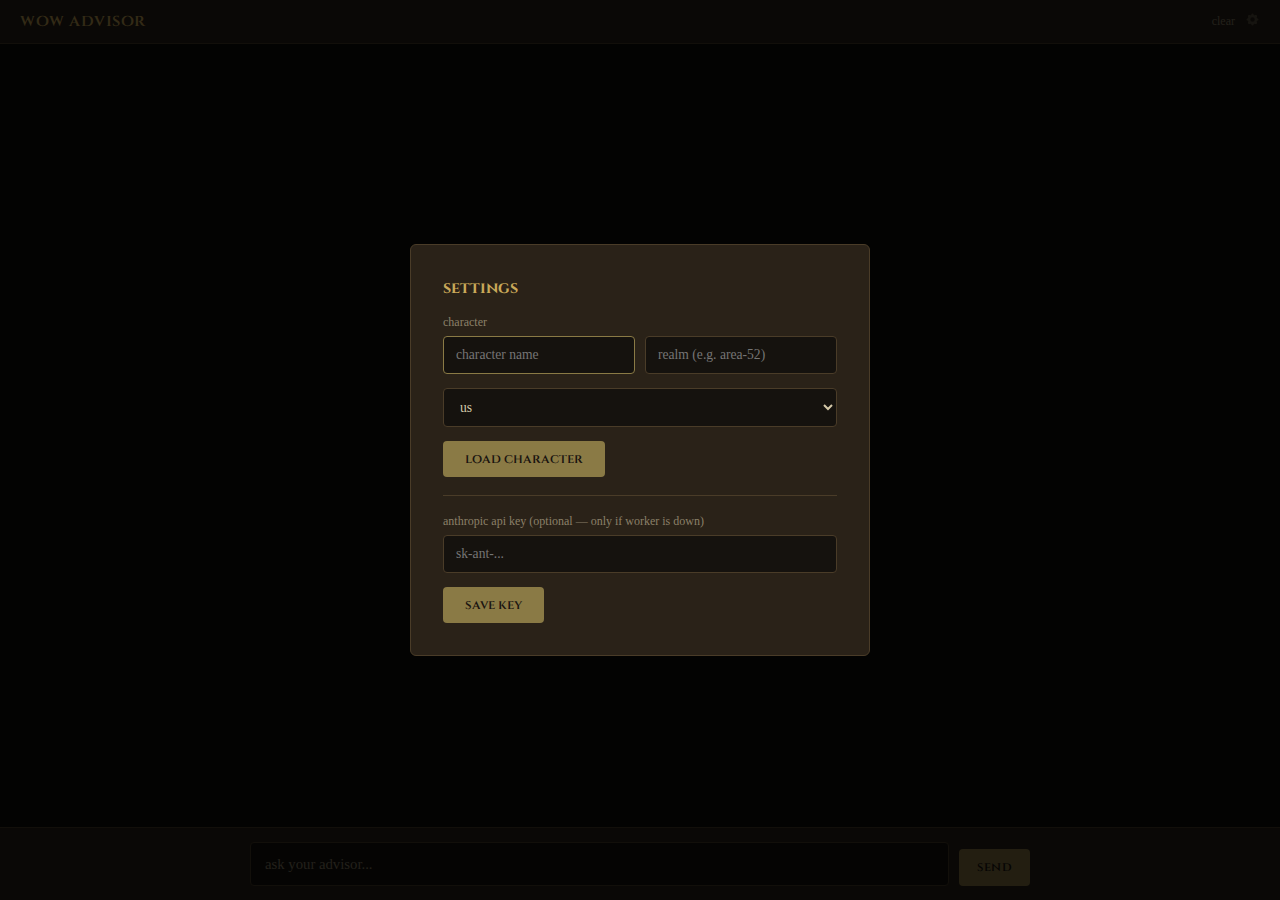
<file: wow/index.html>
<!DOCTYPE html>
<html lang="en">
<head>
  <meta charset="UTF-8">
  <meta name="viewport" content="width=device-width, initial-scale=1.0">
  <title>wow advisor</title>
  <link rel="icon" type="image/svg+xml" href="/favicon.svg">
  <link rel="preconnect" href="https://fonts.googleapis.com">
  <link rel="preconnect" href="https://fonts.gstatic.com" crossorigin>
  <link href="https://fonts.googleapis.com/css2?family=Cinzel:wght@400;600;700&display=swap" rel="stylesheet">
  <script>const whTooltips = { colorLinks: true, iconizeLinks: true, renameLinks: false, iconSize: 'small' };</script>
  <script src="https://wow.zamimg.com/js/tooltips.js"></script>
  <style>
    * { margin: 0; padding: 0; box-sizing: border-box; }

    :root {
      --bg: #1a1410;
      --bg-chat: #0f0c09;
      --surface: #2a2218;
      --border: #4a3c28;
      --gold: #c9a959;
      --gold-dim: #8a7a45;
      --text: #d4c8a8;
      --text-dim: #8a8068;
      --user-bg: #2a2a1a;
      --assistant-bg: #1e1a14;
      --input-bg: #15120e;
      --error: #a04040;
    }

    body {
      background: var(--bg);
      color: var(--text);
      font-family: Georgia, 'Times New Roman', serif;
      height: 100dvh;
      display: flex;
      flex-direction: column;
      overflow: hidden;
    }

    h1, h2, h3, .heading { font-family: 'Cinzel', serif; }

    /* header — option a style */
    header {
      display: flex;
      align-items: center;
      gap: 14px;
      padding: 10px 20px;
      border-bottom: 1px solid var(--border);
      background: var(--surface);
      flex-shrink: 0;
    }

    #header-avatar {
      width: 38px;
      height: 38px;
      border-radius: 50%;
      border: 2px solid var(--gold-dim);
      object-fit: cover;
      display: none;
    }

    #header-avatar.loaded { display: block; }

    .char-info { flex: 1; min-width: 0; }

    .char-name {
      font-family: 'Cinzel', serif;
      font-size: 1.05rem;
      color: var(--gold);
      font-weight: 600;
      letter-spacing: 0.5px;
    }

    .char-details {
      font-size: 0.72rem;
      color: var(--text-dim);
      display: flex;
      align-items: center;
      gap: 5px;
      margin-top: 1px;
    }

    .char-details img {
      width: 14px;
      height: 14px;
      border-radius: 2px;
    }

    .header-actions {
      display: flex;
      gap: 10px;
      align-items: center;
    }

    .header-actions button {
      background: none;
      border: none;
      color: var(--text-dim);
      font-size: 0.75rem;
      cursor: pointer;
      font-family: inherit;
      transition: color 0.15s;
    }

    .header-actions button:hover { color: var(--gold); }

    /* gear icon for settings */
    .gear-icon {
      width: 15px;
      height: 15px;
      opacity: 0.5;
      transition: opacity 0.15s;
    }

    .header-actions button:hover .gear-icon { opacity: 0.85; }

    /* chat */
    #chat {
      flex: 1;
      overflow-y: auto;
      padding: 20px;
      display: flex;
      flex-direction: column;
      gap: 16px;
      background: var(--bg-chat);
    }

    #chat::-webkit-scrollbar { width: 6px; }
    #chat::-webkit-scrollbar-track { background: transparent; }
    #chat::-webkit-scrollbar-thumb { background: var(--border); border-radius: 3px; }

    .message {
      max-width: 780px;
      width: 100%;
      margin: 0 auto;
      display: flex;
      gap: 14px;
      padding: 14px 18px;
      border-radius: 4px;
      line-height: 1.65;
      font-size: 0.92rem;
    }

    .message-portrait {
      flex-shrink: 0;
      width: 42px;
      height: 42px;
      border-radius: 4px;
      border: 2px solid var(--gold-dim);
      object-fit: cover;
      background: var(--surface);
      box-shadow: 0 0 6px rgba(201, 169, 89, 0.15);
    }

    .message.assistant .message-portrait {
      border-color: var(--border);
    }

    .message-content {
      flex: 1;
      min-width: 0;
    }

    .message.user {
      background: var(--user-bg);
      border-left: 3px solid var(--gold-dim);
    }

    .message.assistant {
      background: var(--assistant-bg);
      border-left: 3px solid var(--border);
    }

    .message.error {
      background: #2a1515;
      border-left: 3px solid var(--error);
      color: #d08080;
    }

    .message-role {
      font-family: 'Cinzel', serif;
      font-size: 0.7rem;
      text-transform: uppercase;
      letter-spacing: 1.5px;
      color: var(--gold-dim);
      margin-bottom: 6px;
    }

    .message.assistant .message-role { color: var(--text-dim); }

    .message-body p { margin-bottom: 0.6em; }
    .message-body p:last-child { margin-bottom: 0; }
    .message-body ul, .message-body ol { margin: 0.4em 0 0.6em 1.4em; }
    .message-body li { margin-bottom: 0.25em; }
    .message-body strong { color: var(--gold); }
    .message-body a.item-link,
    .message-body span.item-link {
      color: var(--gold);
      text-decoration: underline dotted;
      text-underline-offset: 2px;
      cursor: pointer;
    }
    .message-body a.item-link:hover,
    .message-body span.item-link:hover { color: #e0c060; }
    .message-body a:not(.item-link) {
      color: var(--gold-dim);
      text-decoration: underline;
      text-underline-offset: 2px;
    }
    .message-body a:not(.item-link):hover { color: var(--gold); }
    .message-body .iconsmall, .message-body .icontiny {
      display: inline-block !important;
      position: relative !important;
      vertical-align: text-bottom;
      margin-right: 3px;
    }

    .message-body .action-link {
      color: var(--text);
      border-bottom: 1px dashed var(--gold-dim);
      cursor: pointer;
      transition: color 0.15s, border-color 0.15s;
    }
    .message-body .action-link:hover {
      color: var(--gold);
      border-color: var(--gold);
    }

    /* custom item tooltip */
    #item-tooltip {
      display: none;
      position: fixed;
      z-index: 200;
      background: #1a1a2e;
      border: 1px solid #4a4a6a;
      border-radius: 4px;
      padding: 10px 12px;
      max-width: 320px;
      min-width: 200px;
      font-family: Arial, Helvetica, sans-serif;
      font-size: 12px;
      line-height: 1.5;
      color: #ffd100;
      pointer-events: none;
      box-shadow: 0 4px 16px rgba(0,0,0,0.6);
    }
    #item-tooltip.visible { display: block; }
    #item-tooltip .tt-name { font-size: 14px; font-weight: 700; margin-bottom: 2px; }
    #item-tooltip .tt-ilvl { color: #ffd100; }
    #item-tooltip .tt-binding { color: #ffd100; }
    #item-tooltip .tt-slot { color: #fff; }
    #item-tooltip .tt-armor { color: #fff; }
    #item-tooltip .tt-stat { color: #fff; }
    #item-tooltip .tt-secondary { color: #1eff00; }
    #item-tooltip .tt-enchant { color: #1eff00; }
    #item-tooltip .tt-socket { color: #aaa; }
    #item-tooltip .tt-set { color: #1eff00; }
    #item-tooltip .tt-req { color: #fff; }
    #item-tooltip .tt-durability { color: #fff; }
    #item-tooltip .tt-sell { color: #fff; }
    .q-POOR { color: #9d9d9d !important; }
    .q-COMMON { color: #fff !important; }
    .q-UNCOMMON { color: #1eff00 !important; }
    .q-RARE { color: #0070dd !important; }
    .q-EPIC { color: #a335ee !important; }
    .q-LEGENDARY { color: #ff8000 !important; }
    .q-ARTIFACT { color: #e6cc80 !important; }
    .q-HEIRLOOM { color: #00ccff !important; }
    .message-body code {
      background: rgba(0,0,0,0.3);
      padding: 1px 5px;
      border-radius: 3px;
      font-size: 0.88em;
    }
    .message-body pre {
      background: rgba(0,0,0,0.3);
      padding: 10px;
      border-radius: 4px;
      overflow-x: auto;
      margin: 0.5em 0;
    }
    .message-body pre code { background: none; padding: 0; }
    .message-body h1, .message-body h2, .message-body h3 {
      color: var(--gold);
      margin: 0.8em 0 0.3em;
      font-size: 1em;
    }
    .message-body h1 { font-size: 1.1em; }
    .message-body hr {
      border: none;
      border-top: 1px solid var(--border);
      margin: 0.8em 0;
    }

    .cursor {
      display: inline-block;
      width: 2px;
      height: 1em;
      background: var(--gold);
      animation: blink 0.8s step-end infinite;
      vertical-align: text-bottom;
      margin-left: 2px;
    }

    @keyframes blink { 50% { opacity: 0; } }

    .search-status {
      display: block;
      color: var(--text-dim);
      font-style: italic;
      font-size: 0.82rem;
      padding: 2px 0;
      animation: pulse 1.5s ease-in-out infinite;
    }

    @keyframes pulse {
      0%, 100% { opacity: 0.4; }
      50% { opacity: 1; }
    }

    /* input */
    #input-area {
      padding: 14px 20px;
      border-top: 1px solid var(--border);
      background: var(--surface);
      flex-shrink: 0;
    }

    #input-row {
      max-width: 780px;
      margin: 0 auto;
      display: flex;
      gap: 10px;
    }

    #input {
      flex: 1;
      background: var(--input-bg);
      border: 1px solid var(--border);
      border-radius: 4px;
      color: var(--text);
      font-family: inherit;
      font-size: 0.92rem;
      padding: 10px 14px;
      resize: none;
      outline: none;
      line-height: 1.5;
      min-height: 42px;
      max-height: 150px;
    }

    #input:focus { border-color: var(--gold-dim); }
    #input::placeholder { color: var(--text-dim); }

    #send {
      background: var(--gold-dim);
      border: none;
      color: var(--bg);
      font-family: 'Cinzel', serif;
      font-size: 0.8rem;
      font-weight: 600;
      padding: 10px 18px;
      border-radius: 4px;
      cursor: pointer;
      letter-spacing: 0.5px;
      align-self: flex-end;
      transition: background 0.15s;
    }

    #send:hover { background: var(--gold); }
    #send:disabled { opacity: 0.4; cursor: default; }

    /* modals */
    .modal {
      position: fixed;
      inset: 0;
      background: rgba(0,0,0,0.75);
      display: flex;
      align-items: center;
      justify-content: center;
      z-index: 100;
    }

    .modal.hidden { display: none; }

    .modal-box {
      background: var(--surface);
      border: 1px solid var(--border);
      border-radius: 6px;
      padding: 32px;
      max-width: 460px;
      width: 90%;
    }

    .modal-box h2 {
      color: var(--gold);
      font-size: 1rem;
      margin-bottom: 16px;
      text-transform: lowercase;
    }

    .modal-box label {
      display: block;
      font-size: 0.75rem;
      color: var(--text-dim);
      margin-bottom: 6px;
      text-transform: lowercase;
    }

    .modal-box input, .modal-box select {
      width: 100%;
      background: var(--input-bg);
      border: 1px solid var(--border);
      border-radius: 4px;
      color: var(--text);
      font-family: inherit;
      font-size: 0.85rem;
      padding: 10px 12px;
      outline: none;
      margin-bottom: 14px;
    }

    .modal-box input:focus, .modal-box select:focus { border-color: var(--gold-dim); }

    .modal-box select { cursor: pointer; }
    .modal-box select option { background: var(--surface); color: var(--text); }

    .modal-box .row {
      display: flex;
      gap: 10px;
    }

    .modal-box .row > div { flex: 1; }

    .modal-box .section-divider {
      border: none;
      border-top: 1px solid var(--border);
      margin: 18px 0;
    }

    .btn {
      background: var(--gold-dim);
      border: none;
      color: var(--bg);
      font-family: 'Cinzel', serif;
      font-size: 0.82rem;
      font-weight: 600;
      padding: 9px 22px;
      border-radius: 4px;
      cursor: pointer;
      transition: background 0.15s;
    }

    .btn:hover { background: var(--gold); }
    .btn:disabled { opacity: 0.4; cursor: default; }

    .error-text {
      color: var(--error);
      font-size: 0.8rem;
      margin-bottom: 10px;
      display: none;
    }

    #welcome {
      max-width: 780px;
      width: 100%;
      margin: auto;
      text-align: center;
      padding: 40px 20px;
    }

    #welcome h2 {
      color: var(--gold);
      font-size: 1.2rem;
      margin-bottom: 10px;
      text-transform: lowercase;
    }

    #welcome p {
      color: var(--text-dim);
      font-size: 0.85rem;
      line-height: 1.6;
    }

    @media (max-width: 600px) {
      header { padding: 10px 14px; gap: 10px; }
      .char-name { font-size: 0.92rem; }
      .char-details { font-size: 0.68rem; }
      #header-avatar { width: 32px; height: 32px; }
      #chat { padding: 14px; gap: 12px; }
      .message { padding: 12px 14px; font-size: 0.88rem; gap: 10px; }
      .message-portrait { width: 34px; height: 34px; }
      #input-area { padding: 10px 14px; }
      .modal-box { padding: 24px; }
      .modal-box .row { flex-direction: column; gap: 0; }
    }
  </style>
</head>
<body class="no-shared-footer">
  <header>
    <img id="header-avatar" alt="">
    <div class="char-info">
      <div class="char-name" id="header-name">wow advisor</div>
      <div class="char-details" id="header-details"></div>
    </div>
    <div class="header-actions">
      <button id="clear-btn" title="clear conversation">clear</button>
      <button id="settings-btn" title="settings">
        <svg class="gear-icon" viewBox="0 0 20 20" fill="currentColor"><path fill-rule="evenodd" d="M11.49 3.17c-.38-1.56-2.6-1.56-2.98 0a1.532 1.532 0 01-2.286.948c-1.372-.836-2.942.734-2.106 2.106.54.886.061 2.042-.947 2.287-1.561.379-1.561 2.6 0 2.978a1.532 1.532 0 01.947 2.287c-.836 1.372.734 2.942 2.106 2.106a1.532 1.532 0 012.287.947c.379 1.561 2.6 1.561 2.978 0a1.533 1.533 0 012.287-.947c1.372.836 2.942-.734 2.106-2.106a1.533 1.533 0 01.947-2.287c1.561-.379 1.561-2.6 0-2.978a1.532 1.532 0 01-.947-2.287c.836-1.372-.734-2.942-2.106-2.106a1.532 1.532 0 01-2.287-.947zM10 13a3 3 0 100-6 3 3 0 000 6z" clip-rule="evenodd"/></svg>
      </button>
    </div>
  </header>

  <div id="chat">
    <div id="welcome">
      <h2>what should i do next?</h2>
      <p>your personal warcraft advisor for the war within.<br>ask about gearing, dungeons, raids, weeklies — anything.</p>
    </div>
  </div>

  <div id="input-area">
    <div id="input-row">
      <textarea id="input" rows="1" placeholder="ask your advisor..."></textarea>
      <button id="send">send</button>
    </div>
  </div>

  <div id="item-tooltip"></div>

  <!-- settings modal (character + api key combined) -->
  <div id="settings-modal" class="modal hidden">
    <div class="modal-box">
      <h2>settings</h2>

      <label for="char-name">character</label>
      <div class="row">
        <div><input type="text" id="char-name" placeholder="character name"></div>
        <div><input type="text" id="char-realm" placeholder="realm (e.g. area-52)"></div>
      </div>
      <select id="char-region">
        <option value="us">us</option>
        <option value="eu">eu</option>
        <option value="kr">kr</option>
        <option value="tw">tw</option>
      </select>
      <div id="char-error" class="error-text"></div>
      <button id="char-save" class="btn">load character</button>

      <hr class="section-divider">

      <label for="key-input">anthropic api key (optional — only if worker is down)</label>
      <input type="password" id="key-input" placeholder="sk-ant-...">
      <button id="key-save" class="btn">save key</button>
    </div>
  </div>

  <script>
    const STORAGE_KEY = 'wow-advisor-history';
    const API_KEY_STORAGE = 'wow-advisor-api-key';
    const CHAR_STORAGE = 'wow-advisor-character';
    const CHAR_DATA_STORAGE = 'wow-advisor-char-data';
    const WORKER_URL = 'https://wow-advisor-api.brostar.workers.dev';

    const BASE_SYSTEM_PROMPT = `You are a concise, knowledgeable World of Warcraft advisor for The War Within expansion (Season 2). You're helping a returning player get caught up and figure out what to do next.

## Current Expansion Context
- **The War Within** (TWW) - latest expansion, set in Khaz Algar (underground zones beneath Azeroth)
- **Zones**: Isle of Dorn, The Ringing Deeps, Hallowfall, Azj-Kahet
- **Level cap**: 80
- **Current season**: Season 2

## Season 2 Content
- **Raid**: Liberation of Undermine (8 bosses) — LFR/Normal/Heroic/Mythic
- **Mythic+ Dungeons (S2 rotation)**: MOTHERLODE, Mechagon Workshop, Darkflame Cleft, Cinderbrew Meadery, Priory of the Sacred Flame, The Rookery, Theater of Pain, Operation: Floodgate
- **Delves**: Scalable 1-player (or small group) content, tiers 1-11, great for gearing up solo
- **World Boss**: Rotates weekly in Khaz Algar zones

## Gearing System
- **Crests**: Used to upgrade gear. Types from lowest to highest: Weathered, Carved, Runed, Gilded
- **Upgrade tracks**: Explorer → Adventurer → Veteran → Champion → Hero → Myth
- **Delves**: Drop up to Champion track gear (tiers 7+), good solo path
- **M+ dungeons**: Vault rewards scale with key level; end-of-dungeon drops are lower
- **Raid**: Each difficulty drops a specific track (LFR=Veteran, Normal=Champion, Heroic=Hero, Mythic=Myth)
- **Great Vault**: Weekly reward chest, pick 1 from up to 9 options (3 raid, 3 dungeon, 3 world/delve)
- **Valorstones**: Currency for upgrading gear (earned from most endgame content)

## Weekly Checklist Pattern
- Fill Great Vault slots (ideally at least 1 from each row)
- World Boss kill (once per week per character)
- Delve completions for vault slots and crests
- M+ keys for vault slots and crests
- Raid bosses for drops + vault
- Weekly quests from Khaz Algar (often in Azj-Kahet or Severed Threads)
- Theater Troupe (world event, rewards crests)
- Spread (world event, rewards crests)

## Prot Warrior Specifics
- **Hero Talent Trees**: Mountain Thane (lightning/Avatar-focused) or Colossus (big Demolish hits). Both are viable.
- **Key abilities**: Shield Slam, Thunder Clap, Ignore Pain, Shield Wall, Last Stand, Spell Reflect, Shield Block
- **Stat priority (general)**: Haste ≥ Versatility > Mastery > Crit (varies by build)
- **Tier set**: Check current season's set bonuses
- **Defensives rotation**: Shield Block for physical, Spell Reflect for magic, Ignore Pain as filler absorb

## How to Respond
- Be concise and actionable — bullet points over paragraphs when listing tasks
- Prioritize by impact: what gives the biggest power gain for time spent
- Mention specific content by name (dungeon names, boss names, crest types)
- If they're overwhelmed, focus on just 2-3 things to do this week
- Use WoW terminology naturally (ilvl, M+, keys, vault, etc.)
- You have access to live character data from the Blizzard API — reference it directly instead of asking the player for info you already have
- When mentioning specific abilities, talents, or spells, link them with Wowhead URLs so the user gets inline icons and hover tooltips. Format: [Shield Slam](https://www.wowhead.com/spell=23922). Use the spell ID reference below.
- For talent builds, provide a Wowhead talent calculator link: https://www.wowhead.com/talent-calc/warrior/protection/{import_string} and list the key talent picks with spell links.

## Prot Warrior Spell IDs (for Wowhead links)
Shield Slam: 23922, Thunder Clap: 6343, Ignore Pain: 190456, Shield Block: 2565, Shield Wall: 871, Last Stand: 12975, Spell Reflect: 23920, Devastate: 20243, Revenge: 6572, Execute: 163201, Heroic Throw: 57755, Charge: 100, Intercept: 198304, Rallying Cry: 97462, Battle Shout: 6673, Berserker Rage: 18499, Pummel: 6552, Taunt: 355, Challenging Shout: 1161, Impending Victory: 202168, Storm Bolt: 107570, Shockwave: 46968, Avatar: 401150, Ravager: 228920, Thunderous Roar: 384318, Champion's Spear: 376079, Demolish: 436358, Thunder Blast: 435222, Shield Charge: 385952, Booming Voice: 202743, Bolster: 280001, Heavy Repercussions: 203177, Anger Management: 152278, Into the Fray: 202603

## Web Search
- You have access to web search. USE IT for any questions about current builds, tier lists, talent trees, best-in-slot gear, patch notes, dungeon/raid strategies, or meta recommendations.
- Your training data is likely outdated for WoW — patches, hotfixes, and balance changes happen constantly. Always search for the latest info rather than relying on what you already know.
- Prefer searching wowhead.com, icy-veins.com, and archon.gg for WoW-specific info.
- Do not mention that you searched or cite sources in your response — just incorporate the current info naturally.`;

    let messages = [];
    let streaming = false;
    let characterData = null;

    const chatEl = document.getElementById('chat');
    const inputEl = document.getElementById('input');
    const sendBtn = document.getElementById('send');
    const clearBtn = document.getElementById('clear-btn');
    const settingsBtn = document.getElementById('settings-btn');
    const settingsModal = document.getElementById('settings-modal');
    const keyInput = document.getElementById('key-input');
    const keySave = document.getElementById('key-save');
    const charNameInput = document.getElementById('char-name');
    const charRealmInput = document.getElementById('char-realm');
    const charRegionInput = document.getElementById('char-region');
    const charSave = document.getElementById('char-save');
    const charError = document.getElementById('char-error');
    const headerAvatar = document.getElementById('header-avatar');
    const headerName = document.getElementById('header-name');
    const headerDetails = document.getElementById('header-details');

    // textarea auto-resize
    inputEl.addEventListener('input', () => {
      inputEl.style.height = 'auto';
      inputEl.style.height = Math.min(inputEl.scrollHeight, 150) + 'px';
    });

    // storage helpers
    function getKey() { return localStorage.getItem(API_KEY_STORAGE); }
    function setKey(k) { localStorage.setItem(API_KEY_STORAGE, k); }
    function getSavedChar() {
      try { return JSON.parse(localStorage.getItem(CHAR_STORAGE)); } catch { return null; }
    }
    function getSavedCharData() {
      try { return JSON.parse(localStorage.getItem(CHAR_DATA_STORAGE)); } catch { return null; }
    }

    function showModal(el) { el.classList.remove('hidden'); }
    function hideModal(el) { el.classList.add('hidden'); }

    // settings modal
    settingsBtn.addEventListener('click', () => {
      const saved = getSavedChar();
      if (saved) {
        charNameInput.value = saved.name;
        charRealmInput.value = saved.realm;
        charRegionInput.value = saved.region;
      }
      keyInput.value = '';
      charError.style.display = 'none';
      showModal(settingsModal);
      charNameInput.focus();
    });

    settingsModal.addEventListener('click', (e) => {
      if (e.target === settingsModal) { hideModal(settingsModal); inputEl.focus(); }
    });

    keySave.addEventListener('click', () => {
      const k = keyInput.value.trim();
      if (k) { setKey(k); keyInput.value = ''; keySave.textContent = 'saved!'; setTimeout(() => keySave.textContent = 'save key', 1500); }
    });

    // header rendering
    function updateHeader() {
      if (!characterData?.profile) {
        headerName.textContent = 'wow advisor';
        headerDetails.innerHTML = '';
        headerAvatar.classList.remove('loaded');
        return;
      }

      const p = characterData.profile;
      const ilvl = p.equipped_item_level || p.average_item_level || '';
      const spec = p.active_spec?.name || '';
      const cls = p.character_class?.name || '';
      const realm = p.realm?.name || getSavedChar()?.realm || '';

      headerName.textContent = (p.name || '').toLowerCase();

      let detailsHtml = '';
      if (characterData.specIcon) {
        detailsHtml += `<img src="${characterData.specIcon}" alt="">`;
      }
      const parts = [];
      if (spec && cls) parts.push(`${spec.toLowerCase()} ${cls.toLowerCase()}`);
      if (realm) parts.push(realm.toLowerCase());
      if (ilvl) parts.push(`${ilvl} ilvl`);
      detailsHtml += parts.join(' · ');
      headerDetails.innerHTML = detailsHtml;

      // avatar
      const assets = characterData.media?.assets;
      if (assets) {
        const avatar = assets.find(a => a.key === 'avatar');
        if (avatar) {
          headerAvatar.src = avatar.value;
          headerAvatar.classList.add('loaded');
        }
      }
    }

    // character loading
    async function fetchCharacterData(name, realm, region) {
      const url = `${WORKER_URL}/character?region=${region}&realm=${encodeURIComponent(realm)}&name=${encodeURIComponent(name)}`;
      const res = await fetch(url);
      if (!res.ok) {
        const err = await res.json().catch(() => ({ error: `${res.status}` }));
        throw new Error(err.error || `failed to load character (${res.status})`);
      }
      return res.json();
    }

    charSave.addEventListener('click', async () => {
      const name = charNameInput.value.trim();
      const realm = charRealmInput.value.trim();
      const region = charRegionInput.value;

      if (!name || !realm) {
        charError.textContent = 'name and realm are required';
        charError.style.display = 'block';
        return;
      }

      charSave.disabled = true;
      charSave.textContent = 'loading...';
      charError.style.display = 'none';

      try {
        const data = await fetchCharacterData(name, realm, region);
        characterData = data;
        localStorage.setItem(CHAR_STORAGE, JSON.stringify({ name, realm, region }));
        localStorage.setItem(CHAR_DATA_STORAGE, JSON.stringify(data));
        updateHeader();
        hideModal(settingsModal);
        inputEl.focus();
      } catch (e) {
        charError.textContent = e.message;
        charError.style.display = 'block';
      }

      charSave.disabled = false;
      charSave.textContent = 'load character';
    });

    charNameInput.addEventListener('keydown', (e) => { if (e.key === 'Enter') charSave.click(); });
    charRealmInput.addEventListener('keydown', (e) => { if (e.key === 'Enter') charSave.click(); });

    // format character data for system prompt
    function formatCharacterData(data) {
      if (!data) return '';

      let ctx = '\n\n## Live Character Data (from Blizzard API)\n';

      if (data.profile) {
        const p = data.profile;
        ctx += `\n### Profile\n`;
        ctx += `- **Name**: ${p.name}\n`;
        if (p.level) ctx += `- **Level**: ${p.level}\n`;
        if (p.race?.name) ctx += `- **Race**: ${p.race.name}\n`;
        if (p.character_class?.name) ctx += `- **Class**: ${p.character_class.name}\n`;
        if (p.active_spec?.name) ctx += `- **Spec**: ${p.active_spec.name}\n`;
        if (p.equipped_item_level) ctx += `- **Equipped ilvl**: ${p.equipped_item_level}\n`;
        if (p.average_item_level) ctx += `- **Average ilvl**: ${p.average_item_level}\n`;
        if (p.guild?.name) ctx += `- **Guild**: ${p.guild.name}\n`;
        if (p.achievement_points) ctx += `- **Achievement points**: ${p.achievement_points}\n`;
      }

      if (data.equipment?.equipped_items) {
        ctx += `\n### Equipped Gear\n`;
        for (const item of data.equipment.equipped_items) {
          const slot = item.slot?.name || item.slot?.type || '?';
          const name = item.name || '?';
          const ilvl = item.level?.value || '?';
          let extras = [];
          if (item.quality?.type) extras.push(item.quality.type.toLowerCase());
          if (item.enchantments?.length) extras.push('enchanted');
          if (item.sockets?.length) {
            const gemmed = item.sockets.some(s => s.item);
            extras.push(gemmed ? 'gemmed' : 'EMPTY SOCKET');
          }
          if (item.set) extras.push(`set: ${item.set.item_set.name}`);
          ctx += `- **${slot}**: ${name} (${ilvl}) ${extras.length ? '[' + extras.join(', ') + ']' : ''}\n`;
        }
      }

      if (data.reputations?.reputations) {
        const twwFactions = data.reputations.reputations.filter(r => {
          const name = r.faction?.name?.toLowerCase() || '';
          return name.includes('assembly') || name.includes('severed') ||
                 name.includes('hallowfall') || name.includes('cartels') ||
                 name.includes('undermine') || name.includes('theater') ||
                 name.includes('council') || name.includes('dornogal') ||
                 name.includes('earthen') || name.includes('khaz') ||
                 name.includes('brann');
        });
        if (twwFactions.length) {
          ctx += `\n### Reputations (TWW-related)\n`;
          for (const r of twwFactions) {
            const standing = r.standing?.name || r.standing?.type || '?';
            const val = r.standing?.value ?? '';
            const max = r.standing?.max ?? '';
            ctx += `- **${r.faction.name}**: ${standing}${val ? ` (${val}/${max})` : ''}\n`;
          }
        }
      }

      if (data.professions?.primaries?.length || data.professions?.secondaries?.length) {
        ctx += `\n### Professions\n`;
        const all = [...(data.professions.primaries || []), ...(data.professions.secondaries || [])];
        for (const prof of all) {
          const name = prof.profession?.name || '?';
          const tiers = prof.tiers || [];
          const current = tiers[tiers.length - 1];
          if (current) {
            ctx += `- **${name}**: ${current.skill_points || 0}/${current.max_skill_points || '?'}\n`;
          } else {
            ctx += `- **${name}**\n`;
          }
        }
      }

      if (data.stats) {
        const s = data.stats;
        ctx += `\n### Combat Stats\n`;
        if (s.health) ctx += `- **Health**: ${s.health.toLocaleString()}\n`;
        if (s.stamina) ctx += `- **Stamina**: ${s.stamina.toLocaleString()}\n`;
        if (s.strength) ctx += `- **Strength**: ${s.strength.toLocaleString()}\n`;
        if (s.armor) ctx += `- **Armor**: ${s.armor.toLocaleString()}\n`;
        const ratings = [
          ['Haste', s.melee_haste?.value],
          ['Versatility', s.versatility],
          ['Mastery', s.mastery?.value],
          ['Crit', s.melee_crit?.value],
        ];
        for (const [label, val] of ratings) {
          if (val != null) ctx += `- **${label}**: ${typeof val === 'number' ? val.toFixed(2) + '%' : val}\n`;
        }
      }

      if (data.quests?.quests) {
        ctx += `\n### Quest Progress\n`;
        ctx += `- **Total completed quests**: ${data.quests.quests.length}\n`;
      }

      return ctx;
    }

    function buildSystemPrompt() {
      return BASE_SYSTEM_PROMPT + formatCharacterData(characterData);
    }

    // actionable suggestion linkification
    // matches list items that start with an action verb
    const ACTION_RE = /^<li>((<strong>.*?<\/strong>\s*)?((run|queue|kill|complete|do|finish|farm|clear|grab|pick up|start|unlock|check|get|buy|craft|visit|talk to|head to|go to|try|equip|upgrade|open|turn in|accept|collect|push|grind)\b.+?))((<\/li>)|( —)|( –)|( --))/i;

    function linkifyActions(html) {
      return html.replace(/<li>([\s\S]*?)<\/li>/g, (fullMatch, inner) => {
        // strip tags to get plain text for matching
        const plain = inner.replace(/<[^>]+>/g, '');
        const actionMatch = plain.match(/^((run|queue|kill|complete|do|finish|farm|clear|grab|pick up|start|unlock|check|get|buy|craft|visit|talk to|head to|go to|try|equip|upgrade|open|turn in|accept|collect|push|grind)\b)/i);
        if (!actionMatch) return fullMatch;
        // extract the actionable part — up to the first em-dash, explanation, or end
        const splitRe = /^(.*?)(\s+—|\s+–|\s+--|\s+\(|\s+which|\s+so\b|\s+for a\b|\s+they.ll\b|$)/i;
        const parts = plain.match(splitRe);
        const actionText = parts ? parts[1].trim() : plain.trim();
        if (actionText.length < 8) return fullMatch; // too short to be useful
        const encoded = actionText.replace(/"/g, '&quot;');
        return `<li><span class="action-link" data-action="${encoded}">${inner}</span></li>`;
      });
    }

    // click handler for action links
    document.addEventListener('click', (e) => {
      const link = e.target.closest('.action-link[data-action]');
      if (!link || streaming) return;
      const action = link.dataset.action;
      const followUp = `okay, tell me more about how to do this: "${action}"`;
      inputEl.value = followUp;
      sendBtn.click();
    });

    // item data + tooltip system
    function buildItemMap() {
      const map = new Map();
      const items = characterData?.equipment?.equipped_items;
      if (!items) return map;
      for (const item of items) {
        const name = item.name;
        const id = item.item?.id;
        if (name && id) map.set(name.toLowerCase(), item);
      }
      return map;
    }

    // prot warrior spell ID map for auto-linkification
    const SPELL_MAP = [
      ['shield slam', 23922], ['thunder clap', 6343], ['ignore pain', 190456],
      ['shield block', 2565], ['shield wall', 871], ['last stand', 12975],
      ['spell reflect', 23920], ['devastate', 20243], ['revenge', 6572],
      ['execute', 163201], ['heroic throw', 57755], ['charge', 100],
      ['rallying cry', 97462], ['battle shout', 6673], ['berserker rage', 18499],
      ['pummel', 6552], ['challenging shout', 1161], ['impending victory', 202168],
      ['storm bolt', 107570], ['shockwave', 46968], ['avatar', 401150],
      ['ravager', 228920], ['thunderous roar', 384318], ["champion's spear", 376079],
      ['demolish', 436358], ['thunder blast', 435222], ['shield charge', 385952],
      ['booming voice', 202743], ['bolster', 280001], ['heavy repercussions', 203177],
      ['anger management', 152278], ['into the fray', 202603], ['intercept', 198304],
      ['demoralizing shout', 1160], ['violent outburst', 386477],
      ['unstoppable force', 275336], ['crackling thunder', 203201],
      ['spell block', 392966], ['battle stance', 386164],
    ].sort((a, b) => b[0].length - a[0].length);

    // auto-link spell names to wowhead (final render only)
    // uses alternation to skip text already inside <a> tags
    const _spellLookup = new Map(SPELL_MAP);
    const _spellPattern = SPELL_MAP.map(([n]) => n.replace(/[.*+?^${}()|[\]\\]/g, '\\$&')).join('|');
    const _spellRe = new RegExp(`(<a\\b[^>]*>[\\s\\S]*?<\\/a>)|(\\b(?:${_spellPattern})\\b)`, 'gi');

    function linkifySpells(html) {
      return html.replace(_spellRe, (match, link, spell) => {
        if (link) return link; // already inside a link, pass through
        const id = _spellLookup.get(spell.toLowerCase());
        if (!id) return match;
        return `<a href="https://www.wowhead.com/spell=${id}" data-wowhead="spell=${id}">${spell}</a>`;
      });
    }

    // wowhead links (for final render — <a> tags trigger wowhead observer)
    function linkifyItems(html) {
      const map = buildItemMap();
      if (map.size === 0) return html;
      const entries = [...map.entries()].sort((a, b) => b[0].length - a[0].length);
      for (const [name, item] of entries) {
        const escaped = name.replace(/[.*+?^${}()|[\]\\]/g, '\\$&');
        const re = new RegExp(`(?<![<\\/\\w])\\b(${escaped})\\b(?![^<]*>)`, 'gi');
        const id = item.item?.id;
        const ilvl = item.level?.value;
        const ilvlParam = ilvl ? `&ilvl=${ilvl}` : '';
        html = html.replace(re, `<a class="item-link" href="https://www.wowhead.com/item=${id}" data-wowhead="item=${id}${ilvlParam}">$1</a>`);
      }
      return html;
    }

    // custom tooltip links (for streaming — <span> tags, invisible to wowhead)
    function linkifyItemsLive(html) {
      const map = buildItemMap();
      if (map.size === 0) return html;
      const entries = [...map.entries()].sort((a, b) => b[0].length - a[0].length);
      for (const [name] of entries) {
        const escaped = name.replace(/[.*+?^${}()|[\]\\]/g, '\\$&');
        const re = new RegExp(`(?<![<\\/\\w])\\b(${escaped})\\b(?![^<]*>)`, 'gi');
        html = html.replace(re, `<span class="item-link" data-item-name="$1">$1</span>`);
      }
      return html;
    }

    // custom tooltip rendering from blizzard data
    const tooltipEl = document.getElementById('item-tooltip');

    function buildTooltipHtml(item) {
      const q = item.quality?.type || 'COMMON';
      const lines = [];
      lines.push(`<div class="tt-name q-${q}">${item.name}</div>`);
      if (item.level?.display_string) lines.push(`<div class="tt-ilvl">${item.level.display_string}</div>`);
      if (item.binding?.name) lines.push(`<div class="tt-binding">${item.binding.name}</div>`);
      const slotName = item.slot?.name || '';
      const subclass = item.item_subclass?.name || '';
      if (slotName || subclass) {
        lines.push(`<div class="tt-slot" style="display:flex;justify-content:space-between"><span>${slotName}</span><span>${subclass}</span></div>`);
      }
      if (item.armor?.display?.display_string) lines.push(`<div class="tt-armor">${item.armor.display.display_string}</div>`);
      if (item.stats) {
        for (const stat of item.stats) {
          const cls = stat.is_equip_bonus ? 'tt-secondary' : 'tt-stat';
          lines.push(`<div class="${cls}">${stat.display?.display_string || `+${stat.value} ${stat.type?.name || ''}`}</div>`);
        }
      }
      if (item.enchantments) {
        for (const ench of item.enchantments) {
          if (ench.display_string) lines.push(`<div class="tt-enchant">${ench.display_string}</div>`);
        }
      }
      if (item.sockets) {
        for (const sock of item.sockets) {
          const gemName = sock.item?.name || sock.display_string || 'Empty Socket';
          lines.push(`<div class="tt-socket">${gemName}</div>`);
        }
      }
      if (item.set) {
        lines.push(`<div class="tt-set">${item.set.item_set?.name || 'Set'} (${item.set.display_string || ''})</div>`);
      }
      if (item.requirements?.level?.display_string) lines.push(`<div class="tt-req">${item.requirements.level.display_string}</div>`);
      if (item.durability?.display_string) lines.push(`<div class="tt-durability">${item.durability.display_string}</div>`);
      return lines.join('');
    }

    function showCustomTooltip(e, itemData) {
      tooltipEl.innerHTML = buildTooltipHtml(itemData);
      tooltipEl.classList.add('visible');
      positionTooltip(e);
    }

    function hideCustomTooltip() {
      tooltipEl.classList.remove('visible');
    }

    function positionTooltip(e) {
      const pad = 12;
      let x = e.clientX + pad;
      let y = e.clientY + pad;
      const rect = tooltipEl.getBoundingClientRect();
      if (x + rect.width > window.innerWidth) x = e.clientX - rect.width - pad;
      if (y + rect.height > window.innerHeight) y = e.clientY - rect.height - pad;
      tooltipEl.style.left = x + 'px';
      tooltipEl.style.top = y + 'px';
    }

    // delegate hover events on .item-link spans (custom tooltips)
    document.addEventListener('mouseover', (e) => {
      const span = e.target.closest('span.item-link[data-item-name]');
      if (!span) return;
      const map = buildItemMap();
      const item = map.get(span.dataset.itemName.toLowerCase());
      if (item) showCustomTooltip(e, item);
    });

    document.addEventListener('mousemove', (e) => {
      if (tooltipEl.classList.contains('visible')) positionTooltip(e);
    });

    document.addEventListener('mouseout', (e) => {
      const span = e.target.closest('span.item-link[data-item-name]');
      if (span) hideCustomTooltip();
    });

    let tooltipTimer = null;
    function refreshTooltips(immediate = false) {
      if (typeof $WowheadPower === 'undefined') return;
      clearTimeout(tooltipTimer);
      if (immediate) {
        requestAnimationFrame(() => $WowheadPower.refreshLinks());
        return;
      }
      if (!streaming) {
        tooltipTimer = setTimeout(() => $WowheadPower.refreshLinks(), 300);
      }
    }

    // markdown renderer
    function renderMarkdown(text) {
      let html = text
        .replace(/&/g, '&amp;').replace(/</g, '&lt;').replace(/>/g, '&gt;')
        .replace(/```(\w*)\n([\s\S]*?)```/g, '<pre><code>$2</code></pre>')
        .replace(/`([^`]+)`/g, '<code>$1</code>')
        .replace(/\*\*(.+?)\*\*/g, '<strong>$1</strong>')
        .replace(/\*(.+?)\*/g, '<em>$1</em>')
        .replace(/\[([^\]]+)\]\((https?:\/\/[^)]+)\)/g, '<a href="$2" target="_blank" rel="noopener">$1</a>')
        .replace(/^### (.+)$/gm, '<h3>$1</h3>')
        .replace(/^## (.+)$/gm, '<h2>$1</h2>')
        .replace(/^# (.+)$/gm, '<h1>$1</h1>')
        .replace(/^---$/gm, '<hr>');

      const lines = html.split('\n');
      let result = '';
      let inList = false;
      let listType = '';

      for (const line of lines) {
        const ulMatch = line.match(/^(\s*)[-*] (.+)/);
        const olMatch = line.match(/^(\s*)\d+\. (.+)/);

        if (ulMatch) {
          if (!inList || listType !== 'ul') {
            if (inList) result += listType === 'ol' ? '</ol>' : '</ul>';
            result += '<ul>';
            inList = true; listType = 'ul';
          }
          result += `<li>${ulMatch[2]}</li>`;
        } else if (olMatch) {
          if (!inList || listType !== 'ol') {
            if (inList) result += listType === 'ol' ? '</ol>' : '</ul>';
            result += '<ol>';
            inList = true; listType = 'ol';
          }
          result += `<li>${olMatch[2]}</li>`;
        } else {
          if (inList) {
            result += listType === 'ol' ? '</ol>' : '</ul>';
            inList = false;
          }
          if (line.startsWith('<h') || line.startsWith('<hr') || line.startsWith('<pre>')) {
            result += line;
          } else if (line.trim() === '') {
            result += '</p><p>';
          } else {
            result += line + ' ';
          }
        }
      }
      if (inList) result += listType === 'ol' ? '</ol>' : '</ul>';

      result = '<p>' + result + '</p>';
      result = result.replace(/<p>\s*<\/p>/g, '').replace(/<p>(<h[123]>)/g, '$1').replace(/(<\/h[123]>)<\/p>/g, '$1');
      result = result.replace(/<p>(<hr>)/g, '$1').replace(/(<hr>)<\/p>/g, '$1');
      result = result.replace(/<p>(<ul>)/g, '$1').replace(/(<\/ul>)<\/p>/g, '$1');
      result = result.replace(/<p>(<ol>)/g, '$1').replace(/(<\/ol>)<\/p>/g, '$1');
      result = result.replace(/<p>(<pre>)/g, '$1').replace(/(<\/pre>)<\/p>/g, '$1');
      return result;
    }

    // portrait URLs
    const ADVISOR_PORTRAIT = 'https://wow.zamimg.com/images/wow/icons/large/achievement_leader_king_magni_bronzebeard.jpg';

    function getUserPortrait() {
      const assets = characterData?.media?.assets;
      if (assets) {
        const avatar = assets.find(a => a.key === 'avatar');
        if (avatar) return avatar.value;
      }
      return null;
    }

    // messages
    function addMessageEl(role, content, isStreaming = false) {
      const w = document.getElementById('welcome');
      if (w) w.remove();
      const div = document.createElement('div');
      div.className = `message ${role}`;

      // portrait
      if (role !== 'error') {
        const portrait = document.createElement('img');
        portrait.className = 'message-portrait';
        portrait.alt = '';
        if (role === 'user') {
          const userSrc = getUserPortrait();
          if (userSrc) {
            portrait.src = userSrc;
          } else {
            portrait.src = 'https://wow.zamimg.com/images/wow/icons/large/classicon_warrior.jpg';
          }
        } else {
          portrait.src = ADVISOR_PORTRAIT;
        }
        div.appendChild(portrait);
      }

      const contentWrap = document.createElement('div');
      contentWrap.className = 'message-content';

      const roleLabel = document.createElement('div');
      roleLabel.className = 'message-role';
      const charName = characterData?.profile?.name?.toLowerCase();
      roleLabel.textContent = role === 'user' ? (charName || 'you') : role === 'error' ? 'error' : 'advisor';
      const body = document.createElement('div');
      body.className = 'message-body';
      if (role === 'user') {
        body.textContent = content;
      } else if (role === 'error') {
        body.textContent = content;
      } else if (isStreaming) {
        body.innerHTML = '<span class="cursor"></span>';
      } else {
        body.innerHTML = linkifySpells(linkifyItems(linkifyActions(renderMarkdown(content))));
      }
      contentWrap.appendChild(roleLabel);
      contentWrap.appendChild(body);
      div.appendChild(contentWrap);
      chatEl.appendChild(div);
      chatEl.scrollTop = chatEl.scrollHeight;
      if (role !== 'user' && !isStreaming) refreshTooltips();
      return body;
    }

    // append-only streaming: render new text without destroying existing DOM.
    // item links are NOT created during streaming (avoids wowhead observer flicker).
    // on finalize, one innerHTML replacement + one refreshLinks() call.
    let streamRenderedLen = 0;

    function updateStreamEl(el, content, done = false) {
      if (done) {
        // final: swap to wowhead links
        hideCustomTooltip();
        el.innerHTML = linkifySpells(linkifyItems(linkifyActions(renderMarkdown(content))));
        refreshTooltips(true);
        streamRenderedLen = 0;
      } else {
        // streaming: use custom tooltip spans (invisible to wowhead)
        const fullHtml = linkifyItemsLive(linkifyActions(renderMarkdown(content)));
        const cursor = el.querySelector('.cursor');
        const temp = document.createElement('div');
        temp.innerHTML = fullHtml;
        const frag = document.createDocumentFragment();
        while (temp.firstChild) frag.appendChild(temp.firstChild);
        while (el.firstChild && el.firstChild !== cursor) el.firstChild.remove();
        el.insertBefore(frag, cursor);
        streamRenderedLen = content.length;
      }
      chatEl.scrollTop = chatEl.scrollHeight;
    }

    // history
    function saveHistory() {
      localStorage.setItem(STORAGE_KEY, JSON.stringify(messages));
    }

    function loadHistory() {
      try {
        const saved = JSON.parse(localStorage.getItem(STORAGE_KEY));
        if (saved && saved.length) {
          messages = saved;
          for (const msg of messages) addMessageEl(msg.role, msg.content);
        }
      } catch { /* ignore */ }
    }

    function clearHistory() {
      messages = [];
      localStorage.removeItem(STORAGE_KEY);
      chatEl.innerHTML = '';
      const w = document.createElement('div');
      w.id = 'welcome';
      w.innerHTML = '<h2>what should i do next?</h2><p>your personal warcraft advisor for the war within.<br>ask about gearing, dungeons, raids, weeklies — anything.</p>';
      chatEl.appendChild(w);
    }

    clearBtn.addEventListener('click', () => { if (!streaming) clearHistory(); });

    // api
    async function callApi(msgs, systemPrompt) {
      try {
        const res = await fetch(WORKER_URL + '/chat', {
          method: 'POST',
          headers: { 'content-type': 'application/json' },
          body: JSON.stringify({ system: systemPrompt, messages: msgs })
        });
        if (res.ok) return res;
      } catch { /* worker unavailable */ }

      const key = getKey();
      if (!key) {
        showModal(settingsModal);
        throw new Error('worker unavailable — add an api key in settings');
      }

      return fetch('https://api.anthropic.com/v1/messages', {
        method: 'POST',
        headers: {
          'x-api-key': key,
          'anthropic-version': '2023-06-01',
          'anthropic-dangerous-direct-browser-access': 'true',
          'content-type': 'application/json'
        },
        body: JSON.stringify({
          model: 'claude-sonnet-4-6',
          max_tokens: 2048,
          system: systemPrompt,
          messages: msgs,
          stream: true,
          tools: [{
            type: 'web_search_20250305',
            name: 'web_search',
            max_uses: 5,
          }]
        })
      });
    }

    async function sendMessage(text) {
      streaming = true;
      sendBtn.disabled = true;

      messages.push({ role: 'user', content: text });
      addMessageEl('user', text);
      saveHistory();

      let fullText = '';
      streamRenderedLen = 0;
      const bodyEl = addMessageEl('assistant', '', true);

      try {
        const filteredMsgs = messages.filter(m => m.role === 'user' || m.role === 'assistant');
        const res = await callApi(filteredMsgs, buildSystemPrompt());

        if (!res.ok) {
          const err = await res.text();
          throw new Error(`API ${res.status}: ${err}`);
        }

        const reader = res.body.getReader();
        const decoder = new TextDecoder();
        let buffer = '';

        while (true) {
          const { done, value } = await reader.read();
          if (done) break;
          buffer += decoder.decode(value, { stream: true });

          const lines = buffer.split('\n');
          buffer = lines.pop();

          for (const line of lines) {
            if (!line.startsWith('data: ')) continue;
            const data = line.slice(6);
            if (data === '[DONE]') continue;
            try {
              const event = JSON.parse(data);
              // detect web search starting
              if (event.type === 'content_block_start' && event.content_block?.type === 'server_tool_use' && event.content_block?.name === 'web_search') {
                const cursor = bodyEl.querySelector('.cursor');
                if (cursor) {
                  // remove any existing search indicator
                  bodyEl.querySelectorAll('.search-status').forEach(el => el.remove());
                  const indicator = document.createElement('span');
                  indicator.className = 'search-status';
                  indicator.textContent = 'searching the web\u2026';
                  cursor.before(indicator);
                  chatEl.scrollTop = chatEl.scrollHeight;
                }
              }
              if (event.type === 'content_block_delta' && event.delta?.text) {
                // remove search indicator once text flows
                bodyEl.querySelectorAll('.search-status').forEach(el => el.remove());
                fullText += event.delta.text;
                updateStreamEl(bodyEl, fullText);
              }
            } catch { /* skip */ }
          }
        }

        updateStreamEl(bodyEl, fullText, true);
        messages.push({ role: 'assistant', content: fullText });
        saveHistory();
      } catch (e) {
        if (fullText) {
          updateStreamEl(bodyEl, fullText, true);
          messages.push({ role: 'assistant', content: fullText });
        } else {
          bodyEl.closest('.message').remove();
          messages.pop();
        }
        addMessageEl('error', e.message);
        saveHistory();
      }

      streaming = false;
      sendBtn.disabled = false;
    }

    // input
    sendBtn.addEventListener('click', () => {
      const text = inputEl.value.trim();
      if (!text || streaming) return;
      inputEl.value = '';
      inputEl.style.height = 'auto';
      sendMessage(text);
    });

    inputEl.addEventListener('keydown', (e) => {
      if (e.key === 'Enter' && !e.shiftKey) {
        e.preventDefault();
        sendBtn.click();
      }
    });

    // init
    const savedCharData = getSavedCharData();
    if (savedCharData) {
      characterData = savedCharData;
      updateHeader();
    }
    loadHistory();

    if (!getSavedChar()) {
      showModal(settingsModal);
      charNameInput.focus();
    } else {
      inputEl.focus();
    }
  </script>
</body>
</html>
</file>
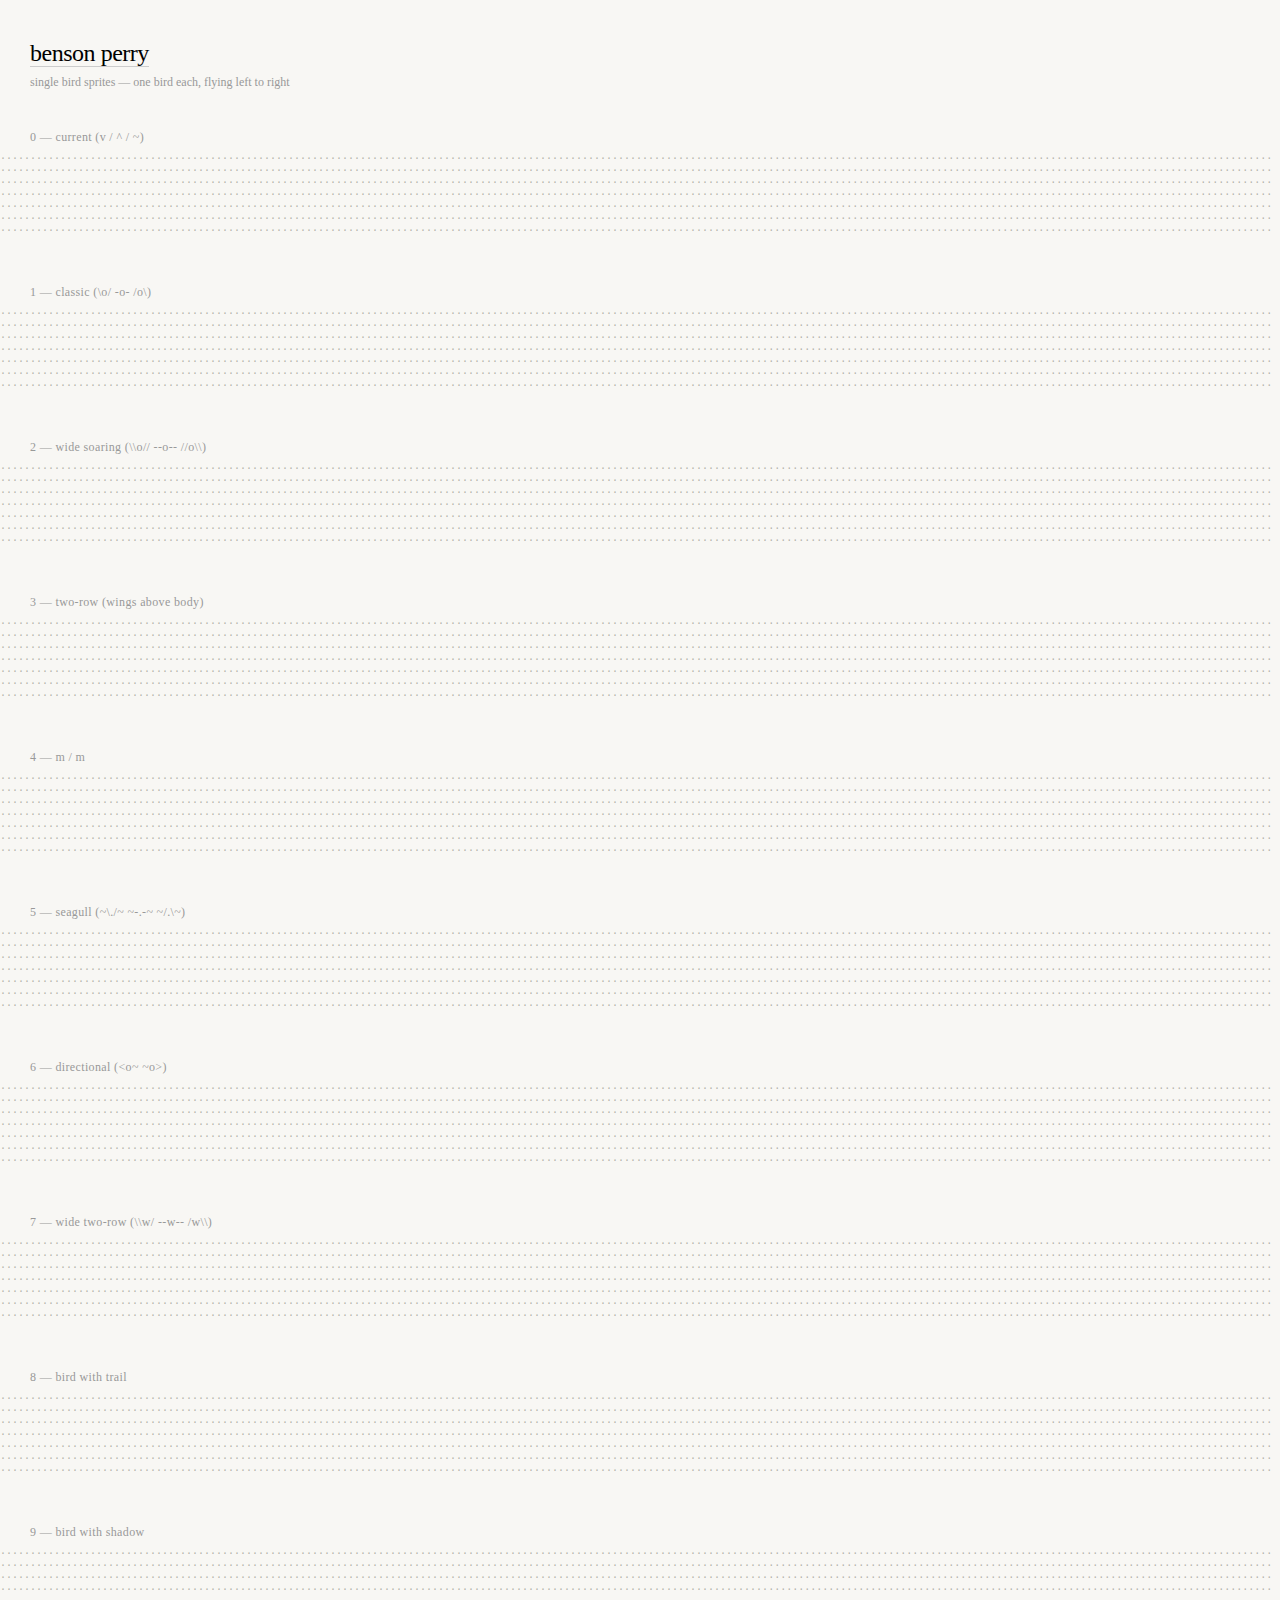
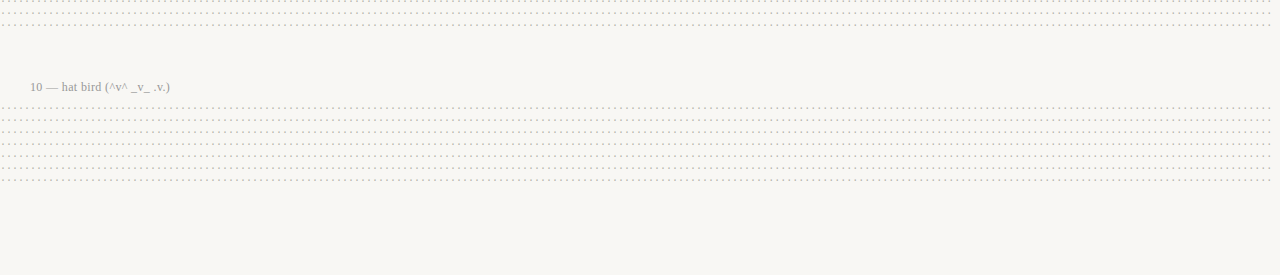
<file: animations/birds/index.html>
<!DOCTYPE html>
<html lang="en">
<head>
  <meta charset="UTF-8">
  <meta name="viewport" content="width=device-width, initial-scale=1.0">
  <title>bird sprites — benson perry</title>
  <link rel="icon" type="image/svg+xml" href="/favicon.svg">
  <style>
    * { box-sizing: border-box; margin: 0; padding: 0; }
    body {
      font-family: "Times New Roman", Times, Georgia, serif;
      background: #f8f7f4;
      color: #000;
      min-height: 100vh;
      padding: 40px 30px;
      text-transform: lowercase;
    }
    h1 { font-size: 1.5rem; font-weight: 400; letter-spacing: -0.02em; margin-bottom: 8px; }
    h1 a { color: inherit; text-decoration: none; border-bottom: 1px solid #ccc; }
    h1 a:hover { border-bottom-color: #000; }
    .subtitle { font-size: 0.75rem; color: #999; margin-bottom: 40px; }
    .variation { margin-bottom: 48px; }
    .label { font-size: 0.75rem; font-weight: 400; color: #999; letter-spacing: 0.03em; margin-bottom: 8px; }
    pre.anim {
      font-family: "Courier New", Courier, monospace;
      font-size: 10px;
      line-height: 1.2;
      color: #b0b0a8;
      padding: 0;
      white-space: pre;
      overflow: hidden;
      user-select: none;
      margin-left: -30px;
      margin-right: -30px;
    }
    @media (max-width: 600px) {
      body { padding: 20px 15px; }
      pre.anim { margin-left: -15px; margin-right: -15px; }
    }
  </style>
</head>
<body>
  <h1><a href="/">benson perry</a></h1>
  <div class="subtitle">single bird sprites — one bird each, flying left to right</div>

  <div class="variation"><div class="label">0 — current (v / ^ / ~)</div><pre class="anim" id="v0"></pre></div>
  <div class="variation"><div class="label">1 — classic (\o/ -o- /o\)</div><pre class="anim" id="v1"></pre></div>
  <div class="variation"><div class="label">2 — wide soaring (\\o// --o-- //o\\)</div><pre class="anim" id="v2"></pre></div>
  <div class="variation"><div class="label">3 — two-row (wings above body)</div><pre class="anim" id="v3"></pre></div>
  <div class="variation"><div class="label">4 — m / M</div><pre class="anim" id="v4"></pre></div>
  <div class="variation"><div class="label">5 — seagull (~\./~ ~-.-~ ~/.\~)</div><pre class="anim" id="v5"></pre></div>
  <div class="variation"><div class="label">6 — directional (&lt;o~ ~o&gt;)</div><pre class="anim" id="v6"></pre></div>
  <div class="variation"><div class="label">7 — wide two-row (\\w/ --w-- /w\\)</div><pre class="anim" id="v7"></pre></div>
  <div class="variation"><div class="label">8 — bird with trail</div><pre class="anim" id="v8"></pre></div>
  <div class="variation"><div class="label">9 — bird with shadow</div><pre class="anim" id="v9"></pre></div>
  <div class="variation"><div class="label">10 — hat bird (^v^ _v_ .v.)</div><pre class="anim" id="v10"></pre></div>

  <script>
    const H = 7;
    let W = Math.floor(window.innerWidth / 6.02);
    window.addEventListener('resize', () => { W = Math.floor(window.innerWidth / 6.02); });

    function put(g, c, x, y, ch, col) {
      if (x >= 0 && x < W && y >= 0 && y < H) { g[y][x] = ch; c[y][x] = col; }
    }

    const anims = [];
    function reg(id, fn) { anims.push({ el: document.getElementById(id), fn, t: 0, trail: [] }); }

    function renderAnim(a) {
      const g = Array.from({length: H}, () => new Array(W).fill('\u00B7'));
      const c = Array.from({length: H}, () => new Array(W).fill(''));
      a.fn(g, c, a.t, a);
      let html = '';
      for (let y = 0; y < H; y++) {
        for (let x = 0; x < W; x++) {
          html += c[y][x] ? '<span style="color:' + c[y][x] + '">' + g[y][x] + '</span>' : g[y][x];
        }
        if (y < H - 1) html += '\n';
      }
      a.el.innerHTML = html;
    }

    // single bird path: gentle sine wave across the screen
    function birdPos(t) {
      const x = (t * 3) % (W + 20) - 10;
      const y = H / 2 + Math.sin(t * 0.6) * 1.5;
      return { x: Math.round(x), y: Math.round(y) };
    }

    const col = '#605040';
    const colF = '#807060';


    // 0 — current single char
    reg('v0', (g, c, t) => {
      const { x, y } = birdPos(t);
      const p = Math.sin(t * 5);
      const ch = p > 0.3 ? 'v' : (p < -0.3 ? '^' : '~');
      put(g, c, x, y, ch, col);
    });

    // 1 — classic \o/
    reg('v1', (g, c, t) => {
      const { x, y } = birdPos(t);
      const p = Math.sin(t * 4);
      if (p > 0.3) {
        put(g, c, x - 1, y, '\\', col);
        put(g, c, x, y, 'o', col);
        put(g, c, x + 1, y, '/', col);
      } else if (p < -0.3) {
        put(g, c, x - 1, y, '/', col);
        put(g, c, x, y, 'o', col);
        put(g, c, x + 1, y, '\\', col);
      } else {
        put(g, c, x - 1, y, '-', col);
        put(g, c, x, y, 'o', col);
        put(g, c, x + 1, y, '-', col);
      }
    });

    // 2 — wide soaring 5-wide
    reg('v2', (g, c, t) => {
      const { x, y } = birdPos(t);
      const p = Math.sin(t * 2);
      if (p > 0.6) {
        put(g, c, x - 2, y, '\\', colF);
        put(g, c, x - 1, y, '\\', col);
        put(g, c, x, y, 'o', col);
        put(g, c, x + 1, y, '/', col);
        put(g, c, x + 2, y, '/', colF);
      } else if (p < -0.6) {
        put(g, c, x - 2, y, '/', colF);
        put(g, c, x - 1, y, '/', col);
        put(g, c, x, y, 'o', col);
        put(g, c, x + 1, y, '\\', col);
        put(g, c, x + 2, y, '\\', colF);
      } else {
        put(g, c, x - 2, y, '-', colF);
        put(g, c, x - 1, y, '-', col);
        put(g, c, x, y, 'o', col);
        put(g, c, x + 1, y, '-', col);
        put(g, c, x + 2, y, '-', colF);
      }
    });

    // 3 — two-row: wings on row above, body below
    reg('v3', (g, c, t) => {
      const { x, y } = birdPos(t);
      const p = Math.sin(t * 3.5);
      put(g, c, x, y, 'V', col);
      if (p > 0.3) {
        put(g, c, x - 1, y - 1, '\\', colF);
        put(g, c, x + 1, y - 1, '/', colF);
      } else if (p < -0.3) {
        put(g, c, x - 1, y + 1, '/', colF);
        put(g, c, x + 1, y + 1, '\\', colF);
      } else {
        put(g, c, x - 1, y, '-', colF);
        put(g, c, x + 1, y, '-', colF);
      }
    });

    // 4 — m / M
    reg('v4', (g, c, t) => {
      const { x, y } = birdPos(t);
      const p = Math.sin(t * 3);
      put(g, c, x, y, p > 0.2 ? 'm' : 'M', col);
    });

    // 5 — seagull 5-wide curvy
    reg('v5', (g, c, t) => {
      const { x, y } = birdPos(t);
      const p = Math.sin(t * 3);
      if (p > 0.35) {
        put(g, c, x - 2, y, '~', colF);
        put(g, c, x - 1, y, '\\', col);
        put(g, c, x, y, '.', col);
        put(g, c, x + 1, y, '/', col);
        put(g, c, x + 2, y, '~', colF);
      } else if (p < -0.35) {
        put(g, c, x - 2, y, '~', colF);
        put(g, c, x - 1, y, '/', col);
        put(g, c, x, y, '.', col);
        put(g, c, x + 1, y, '\\', col);
        put(g, c, x + 2, y, '~', colF);
      } else {
        put(g, c, x - 2, y, '~', colF);
        put(g, c, x - 1, y, '-', col);
        put(g, c, x, y, '.', col);
        put(g, c, x + 1, y, '-', col);
        put(g, c, x + 2, y, '~', colF);
      }
    });

    // 6 — directional <o~ or ~o>
    reg('v6', (g, c, t) => {
      const { x, y } = birdPos(t);
      const p = Math.sin(t * 4);
      // going right
      if (p > 0.3) {
        put(g, c, x - 1, y, '~', colF);
        put(g, c, x, y, 'o', col);
        put(g, c, x + 1, y, '>', col);
      } else if (p < -0.3) {
        put(g, c, x - 1, y, '-', colF);
        put(g, c, x, y, 'o', col);
        put(g, c, x + 1, y, '>', col);
      } else {
        put(g, c, x - 1, y, '=', colF);
        put(g, c, x, y, 'o', col);
        put(g, c, x + 1, y, '>', col);
      }
    });

    // 7 — wide two-row with w body
    reg('v7', (g, c, t) => {
      const { x, y } = birdPos(t);
      const p = Math.sin(t * 2.5);
      const colM = '#605040';
      const colT = '#807060';
      if (p > 0.4) {
        put(g, c, x - 3, y - 1, '\\', colT);
        put(g, c, x + 3, y - 1, '/', colT);
        put(g, c, x - 2, y, '\\', colM);
        put(g, c, x - 1, y, '\\', col);
        put(g, c, x, y, 'w', col);
        put(g, c, x + 1, y, '/', col);
        put(g, c, x + 2, y, '/', colM);
      } else if (p < -0.4) {
        put(g, c, x - 3, y + 1, '/', colT);
        put(g, c, x + 3, y + 1, '\\', colT);
        put(g, c, x - 2, y, '/', colM);
        put(g, c, x - 1, y, '/', col);
        put(g, c, x, y, 'w', col);
        put(g, c, x + 1, y, '\\', col);
        put(g, c, x + 2, y, '\\', colM);
      } else {
        put(g, c, x - 3, y, '-', colT);
        put(g, c, x - 2, y, '-', colM);
        put(g, c, x - 1, y, '-', col);
        put(g, c, x, y, 'w', col);
        put(g, c, x + 1, y, '-', col);
        put(g, c, x + 2, y, '-', colM);
        put(g, c, x + 3, y, '-', colT);
      }
    });

    // 8 — \o/ with trail
    reg('v8', (g, c, t, a) => {
      const { x, y } = birdPos(t);
      // record trail
      a.trail.push({ x, y });
      if (a.trail.length > 6) a.trail.shift();
      const trailCols = ['#d8d4d0', '#ccc8c2', '#c0bbb5', '#b4aea6', '#a8a298'];
      for (let j = 0; j < a.trail.length - 1; j++) {
        const tp = a.trail[j];
        put(g, c, tp.x, tp.y, '.', trailCols[j] || trailCols[trailCols.length - 1]);
      }
      const p = Math.sin(t * 4);
      if (p > 0.3) {
        put(g, c, x - 1, y, '\\', col);
        put(g, c, x, y, 'o', col);
        put(g, c, x + 1, y, '/', col);
      } else if (p < -0.3) {
        put(g, c, x - 1, y, '/', col);
        put(g, c, x, y, 'o', col);
        put(g, c, x + 1, y, '\\', col);
      } else {
        put(g, c, x - 1, y, '-', col);
        put(g, c, x, y, 'o', col);
        put(g, c, x + 1, y, '-', col);
      }
    });

    // 9 — \o/ with shadow 2 rows below
    reg('v9', (g, c, t) => {
      const x = Math.round((t * 3) % (W + 20) - 10);
      const y = 2 + Math.round(Math.sin(t * 0.6) * 1);
      const shCol = '#c8c4b8';
      const sy = y + 2;
      const p = Math.sin(t * 3.5);
      // shadow
      if (p > 0.3) {
        put(g, c, x - 1, sy, '.', shCol);
        put(g, c, x, sy, '.', shCol);
        put(g, c, x + 1, sy, '.', shCol);
      } else {
        put(g, c, x, sy, '.', shCol);
      }
      // bird
      if (p > 0.3) {
        put(g, c, x - 1, y, '\\', col);
        put(g, c, x, y, 'o', col);
        put(g, c, x + 1, y, '/', col);
      } else if (p < -0.3) {
        put(g, c, x - 1, y, '/', col);
        put(g, c, x, y, 'o', col);
        put(g, c, x + 1, y, '\\', col);
      } else {
        put(g, c, x - 1, y, '-', col);
        put(g, c, x, y, 'o', col);
        put(g, c, x + 1, y, '-', col);
      }
    });

    // 10 — hat bird: ^v^ _v_ .v.
    reg('v10', (g, c, t) => {
      const { x, y } = birdPos(t);
      const p = Math.sin(t * 4);
      if (p > 0.3) {
        put(g, c, x - 1, y, '^', col);
        put(g, c, x, y, 'v', col);
        put(g, c, x + 1, y, '^', col);
      } else if (p < -0.3) {
        put(g, c, x - 1, y, '.', colF);
        put(g, c, x, y, 'v', col);
        put(g, c, x + 1, y, '.', colF);
      } else {
        put(g, c, x - 1, y, '_', colF);
        put(g, c, x, y, 'v', col);
        put(g, c, x + 1, y, '_', colF);
      }
    });


    // master loop
    for (const a of anims) { a.t = 0.03; renderAnim(a); }
    let last = 0;
    requestAnimationFrame(function loop(ts) {
      if (ts - last > 50) {
        last = ts;
        for (const a of anims) { a.t += 0.03; renderAnim(a); }
      }
      requestAnimationFrame(loop);
    });
  </script>
</body>
</html>
</file>
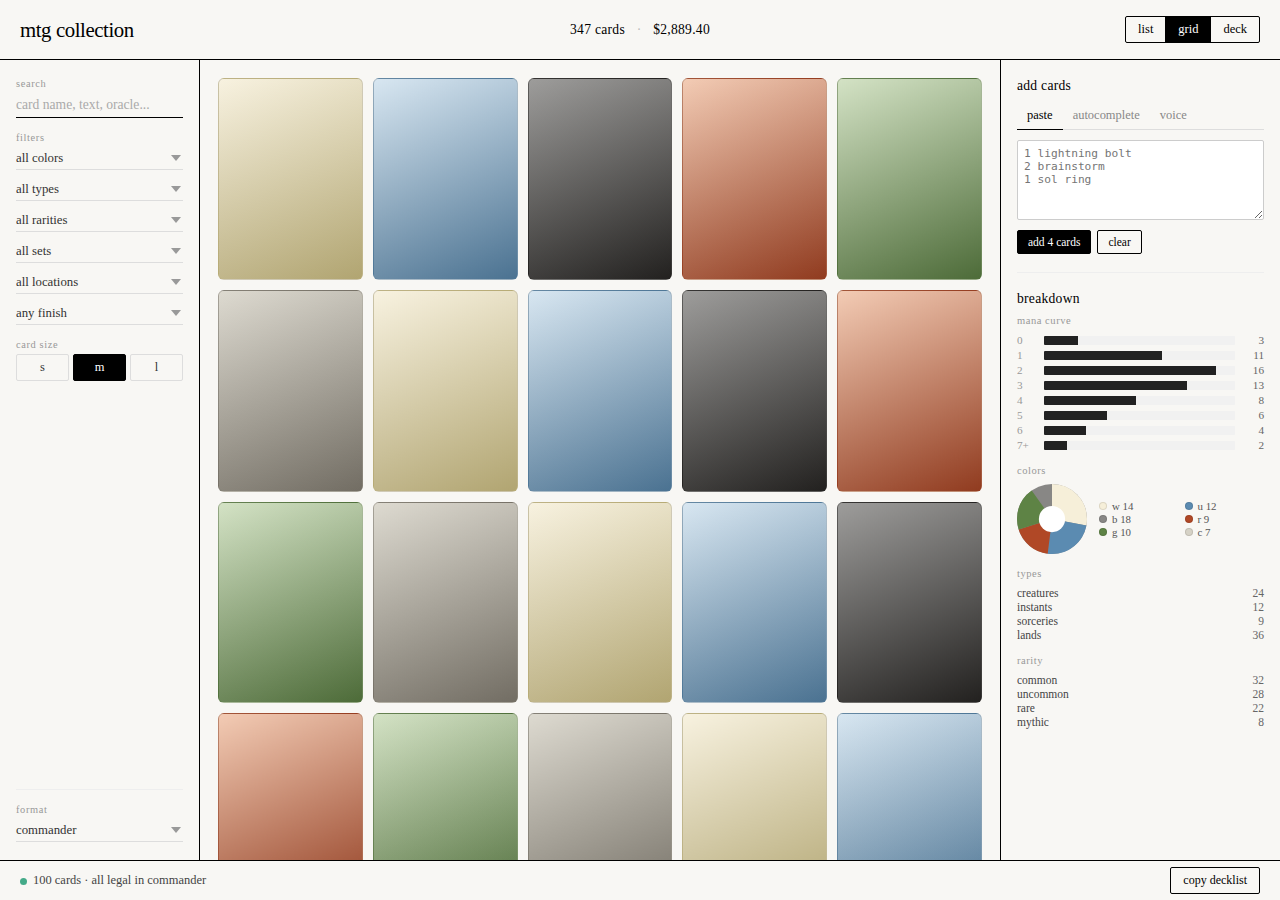
<file: mtgcollection/preview-chrome-a.html>
<!DOCTYPE html>
<html lang="en">
<head>
<meta charset="UTF-8">
<meta name="viewport" content="width=device-width, initial-scale=1.0">
<title>chrome a · border frame</title>
<style>
  * { margin: 0; padding: 0; box-sizing: border-box; }
  html, body {
    height: 100%;
    overflow: hidden;
  }
  body {
    font-family: "Times New Roman", Times, Georgia, serif;
    background: #f8f7f4;
    color: #000;
    text-transform: lowercase;
    font-size: 0.85rem;
  }

  .frame {
    height: 100vh;
    display: grid;
    grid-template-rows: 60px 1fr 40px;
    grid-template-columns: 200px 1fr 280px;
    grid-template-areas:
      "header header header"
      "left   main   right"
      "footer footer footer";
  }

  /* HEADER */
  .top {
    grid-area: header;
    border-bottom: 1px solid #000;
    display: grid;
    grid-template-columns: 1fr auto 1fr;
    align-items: center;
    padding: 0 20px;
    background: #f8f7f4;
  }
  .top h1 {
    font-size: 1.3rem;
    font-weight: 400;
    letter-spacing: -0.02em;
  }
  .top .totals {
    font-size: 0.85rem;
    letter-spacing: 0.02em;
    color: #333;
    text-align: center;
  }
  .top .totals strong {
    font-weight: 400;
    color: #000;
  }
  .top .totals .sep { color: #bbb; margin: 0 8px; }
  .top .view-mode {
    justify-self: end;
    display: flex;
    border: 1px solid #000;
    border-radius: 2px;
    overflow: hidden;
  }
  .top .view-mode button {
    background: transparent;
    border: none;
    padding: 5px 12px;
    font-family: inherit;
    font-size: 0.78rem;
    text-transform: lowercase;
    cursor: pointer;
    color: #000;
    border-right: 1px solid #000;
  }
  .top .view-mode button:last-child { border-right: none; }
  .top .view-mode button.active {
    background: #000;
    color: #fff;
  }

  /* LEFT SIDEBAR */
  .left {
    grid-area: left;
    border-right: 1px solid #000;
    padding: 18px 16px;
    overflow-y: auto;
    display: flex;
    flex-direction: column;
    gap: 14px;
  }
  .left .label {
    font-size: 0.65rem;
    letter-spacing: 0.06em;
    color: #999;
    margin-bottom: 4px;
    text-transform: lowercase;
  }
  .left input.search {
    background: transparent;
    border: none;
    border-bottom: 1px solid #000;
    padding: 4px 0;
    font-family: inherit;
    font-size: 0.85rem;
    color: #000;
    width: 100%;
    outline: none;
    text-transform: lowercase;
    border-radius: 0;
  }
  .left input.search::placeholder { color: #aaa; }
  .left .filters {
    display: flex;
    flex-direction: column;
    gap: 8px;
  }
  .left select {
    background: transparent;
    border: none;
    border-bottom: 1px solid #ddd;
    padding: 4px 0;
    font-family: inherit;
    font-size: 0.8rem;
    color: #333;
    width: 100%;
    outline: none;
    text-transform: lowercase;
    border-radius: 0;
    -webkit-appearance: none;
    appearance: none;
    background-image: url("data:image/svg+xml;utf8,<svg xmlns='http://www.w3.org/2000/svg' width='10' height='6' viewBox='0 0 10 6'><path fill='%23999' d='M0 0l5 6 5-6z'/></svg>");
    background-repeat: no-repeat;
    background-position: right 2px center;
    cursor: pointer;
  }
  .left select:hover { border-bottom-color: #000; }
  .left .grid-size {
    display: flex;
    gap: 4px;
  }
  .left .grid-size button {
    flex: 1;
    background: transparent;
    border: 1px solid #ddd;
    padding: 5px 0;
    font-family: inherit;
    font-size: 0.78rem;
    cursor: pointer;
    color: #333;
    border-radius: 2px;
  }
  .left .grid-size button.active {
    border-color: #000;
    background: #000;
    color: #fff;
  }
  .left .format {
    margin-top: auto;
    padding-top: 14px;
    border-top: 1px solid #eee;
  }

  /* MAIN */
  .main {
    grid-area: main;
    overflow-y: auto;
    padding: 18px 18px;
  }
  .card-grid {
    display: grid;
    grid-template-columns: repeat(auto-fill, minmax(140px, 1fr));
    gap: 10px;
  }
  .card {
    aspect-ratio: 488 / 680;
    border: 1px solid rgba(0,0,0,0.15);
    border-radius: 6px;
    background: #ddd;
    transition: transform 0.12s ease, box-shadow 0.12s ease;
    cursor: pointer;
    position: relative;
    overflow: hidden;
  }
  .card:hover {
    transform: translateY(-2px);
    box-shadow: 0 4px 14px rgba(0,0,0,0.12);
  }
  .card::after {
    content: "";
    position: absolute;
    inset: 0;
    background: linear-gradient(160deg, rgba(255,255,255,0.18), rgba(0,0,0,0.18));
  }
  /* color rotation: W U B R G C */
  .card.c-w { background: linear-gradient(155deg, #f6efd9, #d8c98a); }
  .card.c-u { background: linear-gradient(155deg, #cfe1ee, #5b8bb1); }
  .card.c-b { background: linear-gradient(155deg, #888785, #2a2826); }
  .card.c-r { background: linear-gradient(155deg, #f0c0a4, #b04826); }
  .card.c-g { background: linear-gradient(155deg, #cadcb8, #5e8345); }
  .card.c-c { background: linear-gradient(155deg, #d6d2c6, #8b8579); }

  /* RIGHT SIDEBAR */
  .right {
    grid-area: right;
    border-left: 1px solid #000;
    overflow-y: auto;
    padding: 18px 16px;
    display: flex;
    flex-direction: column;
    gap: 18px;
  }
  .right h3 {
    font-size: 0.85rem;
    font-weight: 400;
    letter-spacing: 0.02em;
    margin-bottom: 8px;
  }
  .tabs {
    display: flex;
    gap: 0;
    border-bottom: 1px solid #ddd;
    margin-bottom: 10px;
  }
  .tabs button {
    background: transparent;
    border: none;
    padding: 6px 10px;
    font-family: inherit;
    font-size: 0.78rem;
    color: #888;
    cursor: pointer;
    text-transform: lowercase;
    border-bottom: 1px solid transparent;
    margin-bottom: -1px;
  }
  .tabs button.active {
    color: #000;
    border-bottom-color: #000;
  }
  .tab-body textarea {
    width: 100%;
    min-height: 80px;
    border: 1px solid #ccc;
    border-radius: 2px;
    padding: 6px;
    font-family: ui-monospace, "SF Mono", Menlo, monospace;
    font-size: 0.7rem;
    resize: vertical;
    background: #fff;
    text-transform: none;
    outline: none;
  }
  .tab-body textarea:focus { border-color: #000; }
  .tab-body .row {
    display: flex;
    gap: 6px;
    margin-top: 6px;
  }
  .btn-mini {
    padding: 5px 10px;
    border: 1px solid #000;
    background: #000;
    color: #fff;
    font-family: inherit;
    font-size: 0.72rem;
    text-transform: lowercase;
    cursor: pointer;
    border-radius: 2px;
  }
  .btn-mini.secondary {
    background: transparent;
    color: #000;
  }
  .voice-mic {
    display: flex;
    flex-direction: column;
    align-items: center;
    gap: 6px;
    padding: 14px 0;
  }
  .voice-mic .mic {
    width: 48px;
    height: 48px;
    border-radius: 50%;
    border: 1px solid #000;
    background: #fff;
    display: grid;
    place-items: center;
    font-size: 1.1rem;
    cursor: pointer;
  }
  .voice-mic .mic:hover { background: #000; color: #fff; }
  .voice-mic small { color: #999; font-size: 0.7rem; }
  .divider {
    height: 1px;
    background: #eee;
  }
  /* breakdown */
  .curve-row {
    display: grid;
    grid-template-columns: 22px 1fr 24px;
    align-items: center;
    gap: 5px;
    font-size: 0.7rem;
    color: #444;
    margin-bottom: 3px;
  }
  .curve-bucket { color: #999; }
  .curve-bar-wrap {
    background: #f1f1f1;
    height: 9px;
    border-radius: 1px;
    overflow: hidden;
  }
  .curve-bar { height: 100%; background: #222; }
  .curve-count { text-align: right; color: #666; font-variant-numeric: tabular-nums; }
  .breakdown-row {
    display: grid;
    grid-template-columns: 1fr 28px;
    font-size: 0.72rem;
    color: #444;
    margin: 2px 0;
  }
  .breakdown-row span:last-child {
    text-align: right;
    color: #666;
    font-variant-numeric: tabular-nums;
  }
  .stats-section + .stats-section { margin-top: 14px; }
  .stats-section-title {
    font-size: 0.66rem;
    letter-spacing: 0.05em;
    color: #999;
    margin-bottom: 8px;
  }
  .donut-wrap {
    display: flex;
    align-items: center;
    gap: 12px;
  }
  .donut-wrap svg {
    width: 70px;
    height: 70px;
    flex-shrink: 0;
  }
  .donut-legend {
    font-size: 0.68rem;
    color: #555;
    display: grid;
    grid-template-columns: 1fr 1fr;
    gap: 1px 6px;
    flex: 1;
  }
  .donut-legend .row {
    display: flex;
    align-items: center;
    gap: 5px;
  }
  .swatch {
    width: 8px;
    height: 8px;
    border-radius: 50%;
    border: 1px solid rgba(0,0,0,0.1);
    flex-shrink: 0;
  }

  /* FOOTER */
  .bottom {
    grid-area: footer;
    border-top: 1px solid #000;
    background: #f8f7f4;
    display: flex;
    justify-content: space-between;
    align-items: center;
    padding: 0 20px;
    font-size: 0.78rem;
    color: #444;
  }
  .bottom .legal-dot {
    display: inline-block;
    width: 7px;
    height: 7px;
    border-radius: 50%;
    background: #4a8;
    margin-right: 6px;
    vertical-align: middle;
  }
  .bottom .copy-btn {
    background: transparent;
    border: 1px solid #000;
    padding: 5px 12px;
    font-family: inherit;
    font-size: 0.75rem;
    text-transform: lowercase;
    cursor: pointer;
    border-radius: 2px;
  }
  .bottom .copy-btn:hover { background: #000; color: #fff; }
</style>
</head>
<body>
<div class="frame">
  <header class="top">
    <h1>mtg collection</h1>
    <div class="totals">
      <strong>347 cards</strong>
      <span class="sep">·</span>
      <strong>$2,889.40</strong>
    </div>
    <div class="view-mode">
      <button>list</button>
      <button class="active">grid</button>
      <button>deck</button>
    </div>
  </header>

  <aside class="left">
    <div>
      <div class="label">search</div>
      <input class="search" type="text" placeholder="card name, text, oracle...">
    </div>
    <div>
      <div class="label">filters</div>
      <div class="filters">
        <select><option>all colors</option></select>
        <select><option>all types</option></select>
        <select><option>all rarities</option></select>
        <select><option>all sets</option></select>
        <select><option>all locations</option></select>
        <select><option>any finish</option></select>
      </div>
    </div>
    <div>
      <div class="label">card size</div>
      <div class="grid-size">
        <button>s</button>
        <button class="active">m</button>
        <button>l</button>
      </div>
    </div>
    <div class="format">
      <div class="label">format</div>
      <select>
        <option>commander</option>
        <option>modern</option>
        <option>standard</option>
        <option>pioneer</option>
      </select>
    </div>
  </aside>

  <main class="main">
    <div class="card-grid" id="cards"></div>
  </main>

  <aside class="right">
    <section>
      <h3>add cards</h3>
      <div class="tabs">
        <button class="active">paste</button>
        <button>autocomplete</button>
        <button>voice</button>
      </div>
      <div class="tab-body">
        <textarea placeholder="1 lightning bolt&#10;2 brainstorm&#10;1 sol ring"></textarea>
        <div class="row">
          <button class="btn-mini">add 4 cards</button>
          <button class="btn-mini secondary">clear</button>
        </div>
      </div>
    </section>

    <div class="divider"></div>

    <section>
      <h3>breakdown</h3>
      <div class="stats-section">
        <div class="stats-section-title">mana curve</div>
        <div class="curve-row"><span class="curve-bucket">0</span><div class="curve-bar-wrap"><div class="curve-bar" style="width:18%"></div></div><span class="curve-count">3</span></div>
        <div class="curve-row"><span class="curve-bucket">1</span><div class="curve-bar-wrap"><div class="curve-bar" style="width:62%"></div></div><span class="curve-count">11</span></div>
        <div class="curve-row"><span class="curve-bucket">2</span><div class="curve-bar-wrap"><div class="curve-bar" style="width:90%"></div></div><span class="curve-count">16</span></div>
        <div class="curve-row"><span class="curve-bucket">3</span><div class="curve-bar-wrap"><div class="curve-bar" style="width:75%"></div></div><span class="curve-count">13</span></div>
        <div class="curve-row"><span class="curve-bucket">4</span><div class="curve-bar-wrap"><div class="curve-bar" style="width:48%"></div></div><span class="curve-count">8</span></div>
        <div class="curve-row"><span class="curve-bucket">5</span><div class="curve-bar-wrap"><div class="curve-bar" style="width:33%"></div></div><span class="curve-count">6</span></div>
        <div class="curve-row"><span class="curve-bucket">6</span><div class="curve-bar-wrap"><div class="curve-bar" style="width:22%"></div></div><span class="curve-count">4</span></div>
        <div class="curve-row"><span class="curve-bucket">7+</span><div class="curve-bar-wrap"><div class="curve-bar" style="width:12%"></div></div><span class="curve-count">2</span></div>
      </div>

      <div class="stats-section">
        <div class="stats-section-title">colors</div>
        <div class="donut-wrap">
          <svg viewBox="0 0 32 32">
            <circle r="16" cx="16" cy="16" fill="#888785"/>
            <circle r="8" cx="16" cy="16" fill="transparent"
              stroke="#f6efd9" stroke-width="16" stroke-dasharray="14 50.27" stroke-dashoffset="0" transform="rotate(-90 16 16)"/>
            <circle r="8" cx="16" cy="16" fill="transparent"
              stroke="#5b8bb1" stroke-width="16" stroke-dasharray="12 50.27" stroke-dashoffset="-14" transform="rotate(-90 16 16)"/>
            <circle r="8" cx="16" cy="16" fill="transparent"
              stroke="#b04826" stroke-width="16" stroke-dasharray="9 50.27" stroke-dashoffset="-26" transform="rotate(-90 16 16)"/>
            <circle r="8" cx="16" cy="16" fill="transparent"
              stroke="#5e8345" stroke-width="16" stroke-dasharray="10 50.27" stroke-dashoffset="-35" transform="rotate(-90 16 16)"/>
            <circle r="6" cx="16" cy="16" fill="#fff"/>
          </svg>
          <div class="donut-legend">
            <div class="row"><span class="swatch" style="background:#f6efd9"></span>w 14</div>
            <div class="row"><span class="swatch" style="background:#5b8bb1"></span>u 12</div>
            <div class="row"><span class="swatch" style="background:#888785"></span>b 18</div>
            <div class="row"><span class="swatch" style="background:#b04826"></span>r 9</div>
            <div class="row"><span class="swatch" style="background:#5e8345"></span>g 10</div>
            <div class="row"><span class="swatch" style="background:#d6d2c6"></span>c 7</div>
          </div>
        </div>
      </div>

      <div class="stats-section">
        <div class="stats-section-title">types</div>
        <div class="breakdown-row"><span>creatures</span><span>24</span></div>
        <div class="breakdown-row"><span>instants</span><span>12</span></div>
        <div class="breakdown-row"><span>sorceries</span><span>9</span></div>
        <div class="breakdown-row"><span>lands</span><span>36</span></div>
      </div>

      <div class="stats-section">
        <div class="stats-section-title">rarity</div>
        <div class="breakdown-row"><span>common</span><span>32</span></div>
        <div class="breakdown-row"><span>uncommon</span><span>28</span></div>
        <div class="breakdown-row"><span>rare</span><span>22</span></div>
        <div class="breakdown-row"><span>mythic</span><span>8</span></div>
      </div>
    </section>
  </aside>

  <footer class="bottom">
    <div><span class="legal-dot"></span>100 cards · all legal in commander</div>
    <button class="copy-btn">copy decklist</button>
  </footer>
</div>

<script>
  // generate 80 placeholder cards with rotating color classes
  const colors = ['c-w', 'c-u', 'c-b', 'c-r', 'c-g', 'c-c'];
  const grid = document.getElementById('cards');
  for (let i = 0; i < 80; i++) {
    const d = document.createElement('div');
    d.className = 'card ' + colors[i % colors.length];
    grid.appendChild(d);
  }
</script>
</body>
</html>
</file>
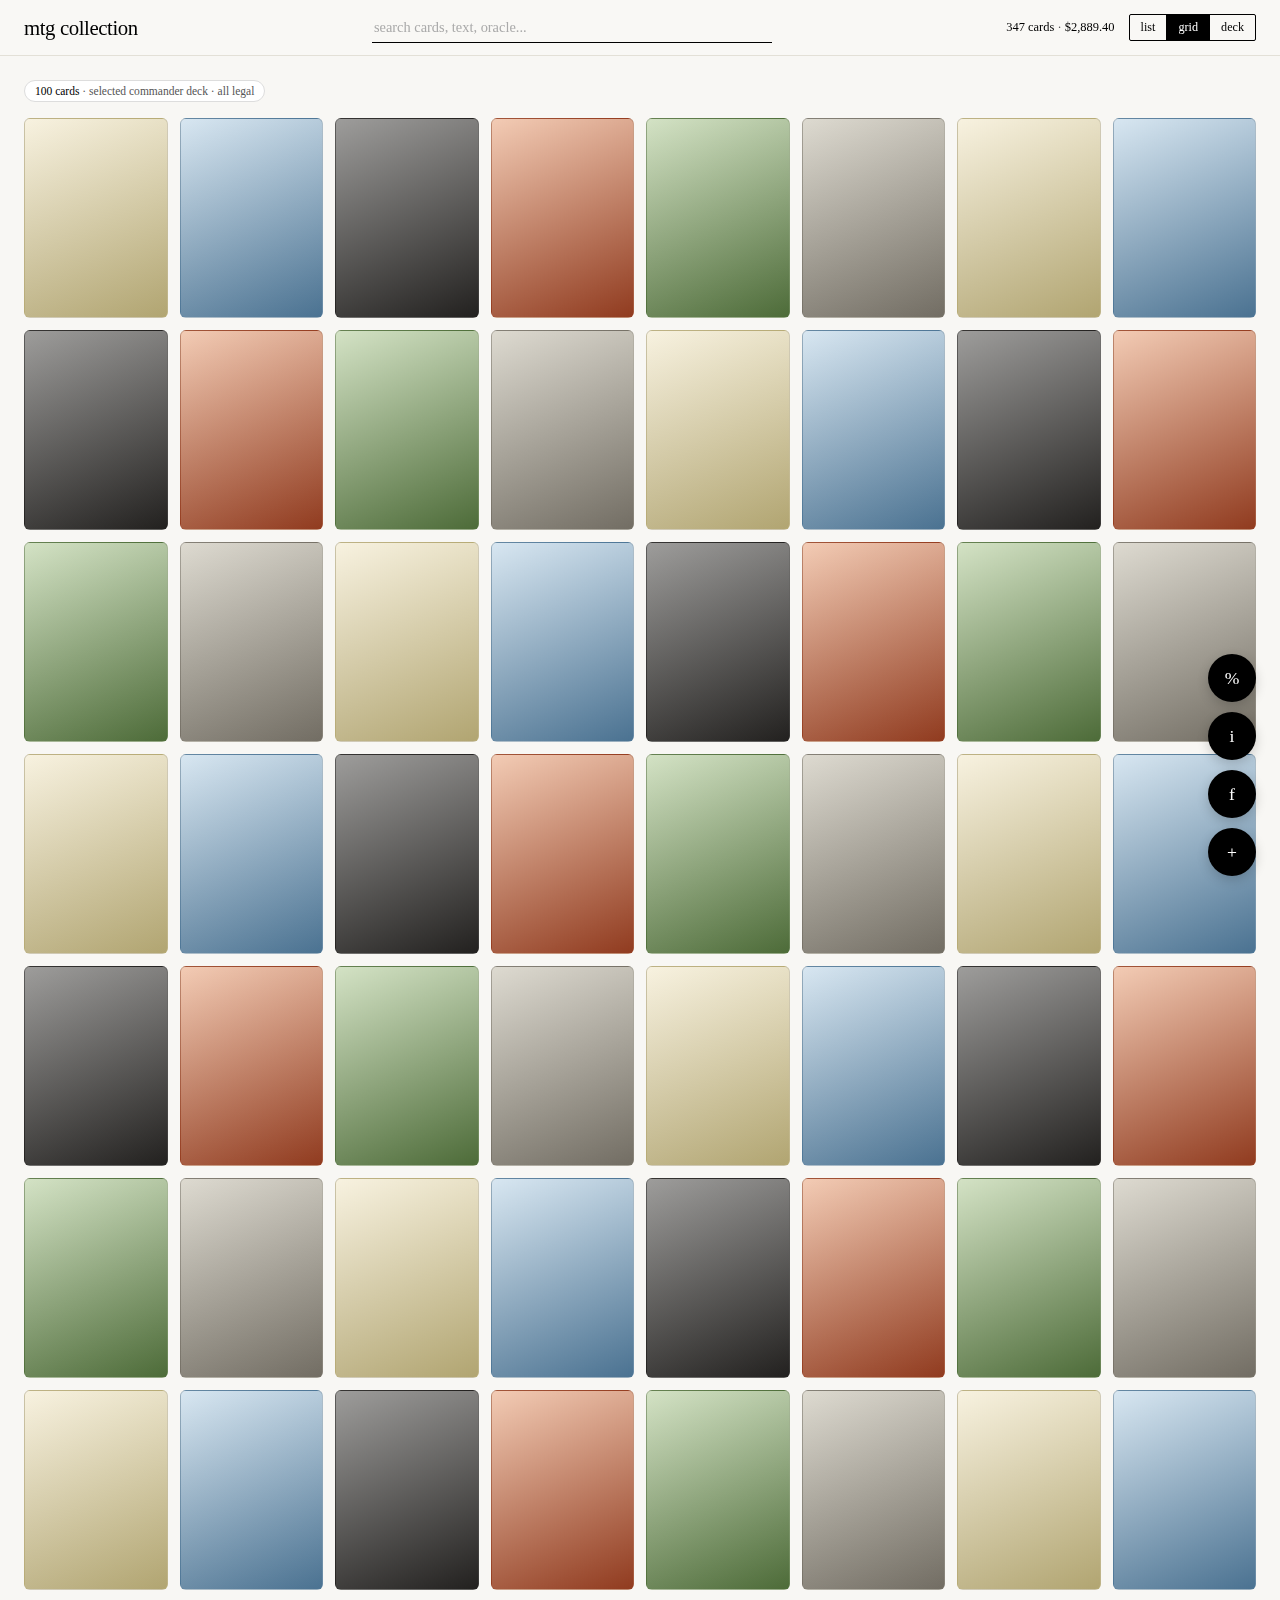
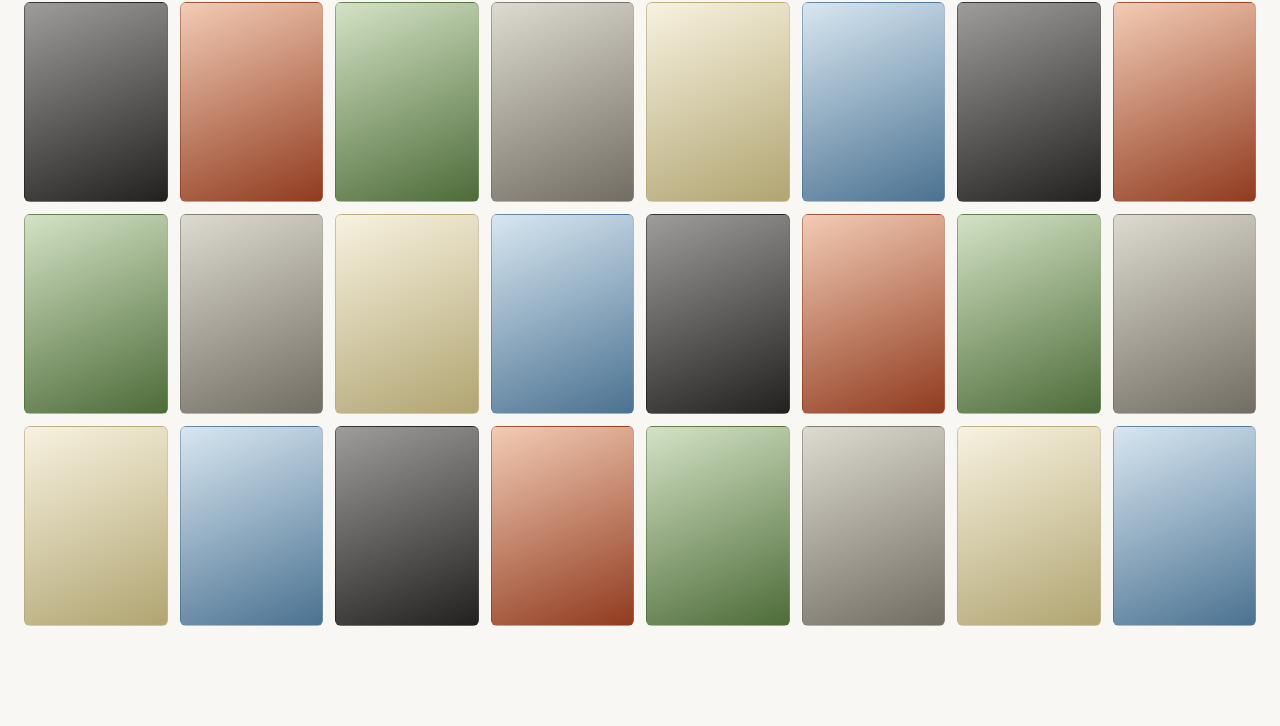
<file: mtgcollection/preview-chrome-b.html>
<!DOCTYPE html>
<html lang="en">
<head>
<meta charset="UTF-8">
<meta name="viewport" content="width=device-width, initial-scale=1.0">
<title>chrome b · content-first canvas</title>
<style>
  * { margin: 0; padding: 0; box-sizing: border-box; }
  html, body { height: 100%; }
  body {
    font-family: "Times New Roman", Times, Georgia, serif;
    background: #f8f7f4;
    color: #000;
    text-transform: lowercase;
    font-size: 0.85rem;
  }

  /* TOP STRIP */
  .top {
    position: sticky;
    top: 0;
    height: 56px;
    background: rgba(248, 247, 244, 0.92);
    backdrop-filter: blur(8px);
    -webkit-backdrop-filter: blur(8px);
    border-bottom: 1px solid #e3e0d7;
    display: grid;
    grid-template-columns: auto 1fr auto;
    align-items: center;
    gap: 24px;
    padding: 0 24px;
    z-index: 50;
  }
  .top h1 {
    font-size: 1.3rem;
    font-weight: 400;
    letter-spacing: -0.02em;
  }
  .top .search-wrap {
    justify-self: center;
    width: 100%;
    max-width: 400px;
  }
  .top input.search {
    width: 100%;
    background: transparent;
    border: none;
    border-bottom: 1px solid #000;
    padding: 6px 2px;
    font-family: inherit;
    font-size: 0.9rem;
    color: #000;
    outline: none;
    text-transform: lowercase;
    border-radius: 0;
  }
  .top input.search::placeholder { color: #aaa; }
  .top .right {
    display: flex;
    align-items: center;
    gap: 14px;
  }
  .top .totals {
    font-size: 0.78rem;
    color: #555;
  }
  .top .totals strong {
    font-weight: 400;
    color: #000;
  }
  .top .view-mode {
    display: flex;
    border: 1px solid #000;
    border-radius: 2px;
    overflow: hidden;
  }
  .top .view-mode button {
    background: transparent;
    border: none;
    padding: 5px 11px;
    font-family: inherit;
    font-size: 0.76rem;
    text-transform: lowercase;
    cursor: pointer;
    color: #000;
    border-right: 1px solid #000;
  }
  .top .view-mode button:last-child { border-right: none; }
  .top .view-mode button.active {
    background: #000;
    color: #fff;
  }

  /* MAIN canvas */
  .canvas {
    padding: 24px 24px 100px;
    position: relative;
  }
  .canvas .pill {
    display: inline-block;
    padding: 4px 10px;
    border: 1px solid #ddd;
    background: #fff;
    border-radius: 999px;
    font-size: 0.72rem;
    color: #555;
    margin-bottom: 16px;
  }
  .pill strong { font-weight: 400; color: #000; }

  .card-grid {
    display: grid;
    grid-template-columns: repeat(auto-fill, minmax(140px, 1fr));
    gap: 12px;
  }
  .card {
    aspect-ratio: 488 / 680;
    border: 1px solid rgba(0,0,0,0.15);
    border-radius: 6px;
    background: #ddd;
    transition: transform 0.12s ease, box-shadow 0.12s ease;
    cursor: pointer;
    position: relative;
    overflow: hidden;
  }
  .card:hover {
    transform: translateY(-2px);
    box-shadow: 0 4px 14px rgba(0,0,0,0.12);
  }
  .card::after {
    content: "";
    position: absolute;
    inset: 0;
    background: linear-gradient(160deg, rgba(255,255,255,0.18), rgba(0,0,0,0.18));
  }
  .card.c-w { background: linear-gradient(155deg, #f6efd9, #d8c98a); }
  .card.c-u { background: linear-gradient(155deg, #cfe1ee, #5b8bb1); }
  .card.c-b { background: linear-gradient(155deg, #888785, #2a2826); }
  .card.c-r { background: linear-gradient(155deg, #f0c0a4, #b04826); }
  .card.c-g { background: linear-gradient(155deg, #cadcb8, #5e8345); }
  .card.c-c { background: linear-gradient(155deg, #d6d2c6, #8b8579); }

  /* FAB cluster */
  .fab-stack {
    position: fixed;
    right: 24px;
    bottom: 24px;
    display: flex;
    flex-direction: column-reverse;
    gap: 10px;
    z-index: 40;
  }
  .fab {
    width: 48px;
    height: 48px;
    border-radius: 50%;
    background: #000;
    color: #fff;
    border: none;
    cursor: pointer;
    font-family: inherit;
    font-size: 1.1rem;
    display: grid;
    place-items: center;
    box-shadow: 0 4px 12px rgba(0,0,0,0.18);
    position: relative;
    transition: transform 0.12s ease, background 0.12s ease;
  }
  .fab:hover {
    transform: translateY(-1px);
    background: #222;
  }
  .fab .fab-label {
    position: absolute;
    right: 58px;
    top: 50%;
    transform: translateY(-50%);
    background: #000;
    color: #fff;
    padding: 4px 10px;
    border-radius: 2px;
    font-size: 0.72rem;
    white-space: nowrap;
    opacity: 0;
    pointer-events: none;
    transition: opacity 0.12s ease;
    text-transform: lowercase;
  }
  .fab:hover .fab-label { opacity: 1; }

  /* MODAL */
  .modal-backdrop {
    position: fixed;
    inset: 0;
    background: rgba(0,0,0,0.45);
    display: none;
    align-items: center;
    justify-content: center;
    z-index: 100;
  }
  .modal-backdrop.open { display: flex; }
  .modal {
    width: 500px;
    max-width: calc(100vw - 32px);
    background: #f8f7f4;
    border: 1px solid #000;
    border-radius: 4px;
    padding: 22px 24px 20px;
    position: relative;
    box-shadow: 0 12px 40px rgba(0,0,0,0.25);
  }
  .modal h2 {
    font-size: 1.1rem;
    font-weight: 400;
    margin-bottom: 14px;
    letter-spacing: -0.01em;
  }
  .modal .close {
    position: absolute;
    top: 10px;
    right: 12px;
    background: transparent;
    border: none;
    font-size: 1.3rem;
    line-height: 1;
    cursor: pointer;
    color: #888;
    font-family: inherit;
  }
  .modal .close:hover { color: #000; }
  .modal .tabs {
    display: flex;
    border-bottom: 1px solid #ddd;
    margin-bottom: 12px;
  }
  .modal .tabs button {
    background: transparent;
    border: none;
    padding: 6px 12px;
    font-family: inherit;
    font-size: 0.8rem;
    color: #888;
    cursor: pointer;
    text-transform: lowercase;
    border-bottom: 1px solid transparent;
    margin-bottom: -1px;
  }
  .modal .tabs button.active {
    color: #000;
    border-bottom-color: #000;
  }
  .modal textarea {
    width: 100%;
    min-height: 110px;
    border: 1px solid #ccc;
    border-radius: 2px;
    padding: 8px;
    font-family: ui-monospace, "SF Mono", Menlo, monospace;
    font-size: 0.78rem;
    resize: vertical;
    background: #fff;
    text-transform: none;
    outline: none;
  }
  .modal textarea:focus { border-color: #000; }
  .modal .actions {
    display: flex;
    gap: 8px;
    justify-content: flex-end;
    margin-top: 12px;
  }
  .modal button.primary {
    padding: 7px 14px;
    border: 1px solid #000;
    background: #000;
    color: #fff;
    font-family: inherit;
    font-size: 0.78rem;
    text-transform: lowercase;
    cursor: pointer;
    border-radius: 2px;
  }
  .modal button.secondary {
    padding: 7px 14px;
    border: 1px solid #000;
    background: transparent;
    color: #000;
    font-family: inherit;
    font-size: 0.78rem;
    text-transform: lowercase;
    cursor: pointer;
    border-radius: 2px;
  }
</style>
</head>
<body>
<header class="top">
  <h1>mtg collection</h1>
  <div class="search-wrap">
    <input class="search" type="text" placeholder="search cards, text, oracle...">
  </div>
  <div class="right">
    <div class="totals"><strong>347 cards</strong> · <strong>$2,889.40</strong></div>
    <div class="view-mode">
      <button>list</button>
      <button class="active">grid</button>
      <button>deck</button>
    </div>
  </div>
</header>

<main class="canvas">
  <div class="pill"><strong>100 cards</strong> · selected commander deck · all legal</div>
  <div class="card-grid" id="cards"></div>
</main>

<div class="fab-stack">
  <button class="fab" id="fab-add" title="add">
    <span>+</span>
    <span class="fab-label">add</span>
  </button>
  <button class="fab" title="filter">
    <span>f</span>
    <span class="fab-label">filter</span>
  </button>
  <button class="fab" title="import">
    <span>i</span>
    <span class="fab-label">import</span>
  </button>
  <button class="fab" title="stats">
    <span>%</span>
    <span class="fab-label">stats</span>
  </button>
</div>

<div class="modal-backdrop" id="modal">
  <div class="modal">
    <button class="close" id="modal-close">&times;</button>
    <h2>add cards</h2>
    <div class="tabs">
      <button class="active">paste</button>
      <button>autocomplete</button>
      <button>voice</button>
    </div>
    <textarea placeholder="1 lightning bolt&#10;2 brainstorm&#10;1 sol ring"></textarea>
    <div class="actions">
      <button class="secondary" id="modal-cancel">cancel</button>
      <button class="primary">add 4 cards</button>
    </div>
  </div>
</div>

<script>
  const colors = ['c-w', 'c-u', 'c-b', 'c-r', 'c-g', 'c-c'];
  const grid = document.getElementById('cards');
  for (let i = 0; i < 80; i++) {
    const d = document.createElement('div');
    d.className = 'card ' + colors[i % colors.length];
    grid.appendChild(d);
  }

  const modal = document.getElementById('modal');
  document.getElementById('fab-add').addEventListener('click', () => modal.classList.add('open'));
  document.getElementById('modal-close').addEventListener('click', () => modal.classList.remove('open'));
  document.getElementById('modal-cancel').addEventListener('click', () => modal.classList.remove('open'));
  modal.addEventListener('click', (e) => { if (e.target === modal) modal.classList.remove('open'); });
</script>
</body>
</html>
</file>
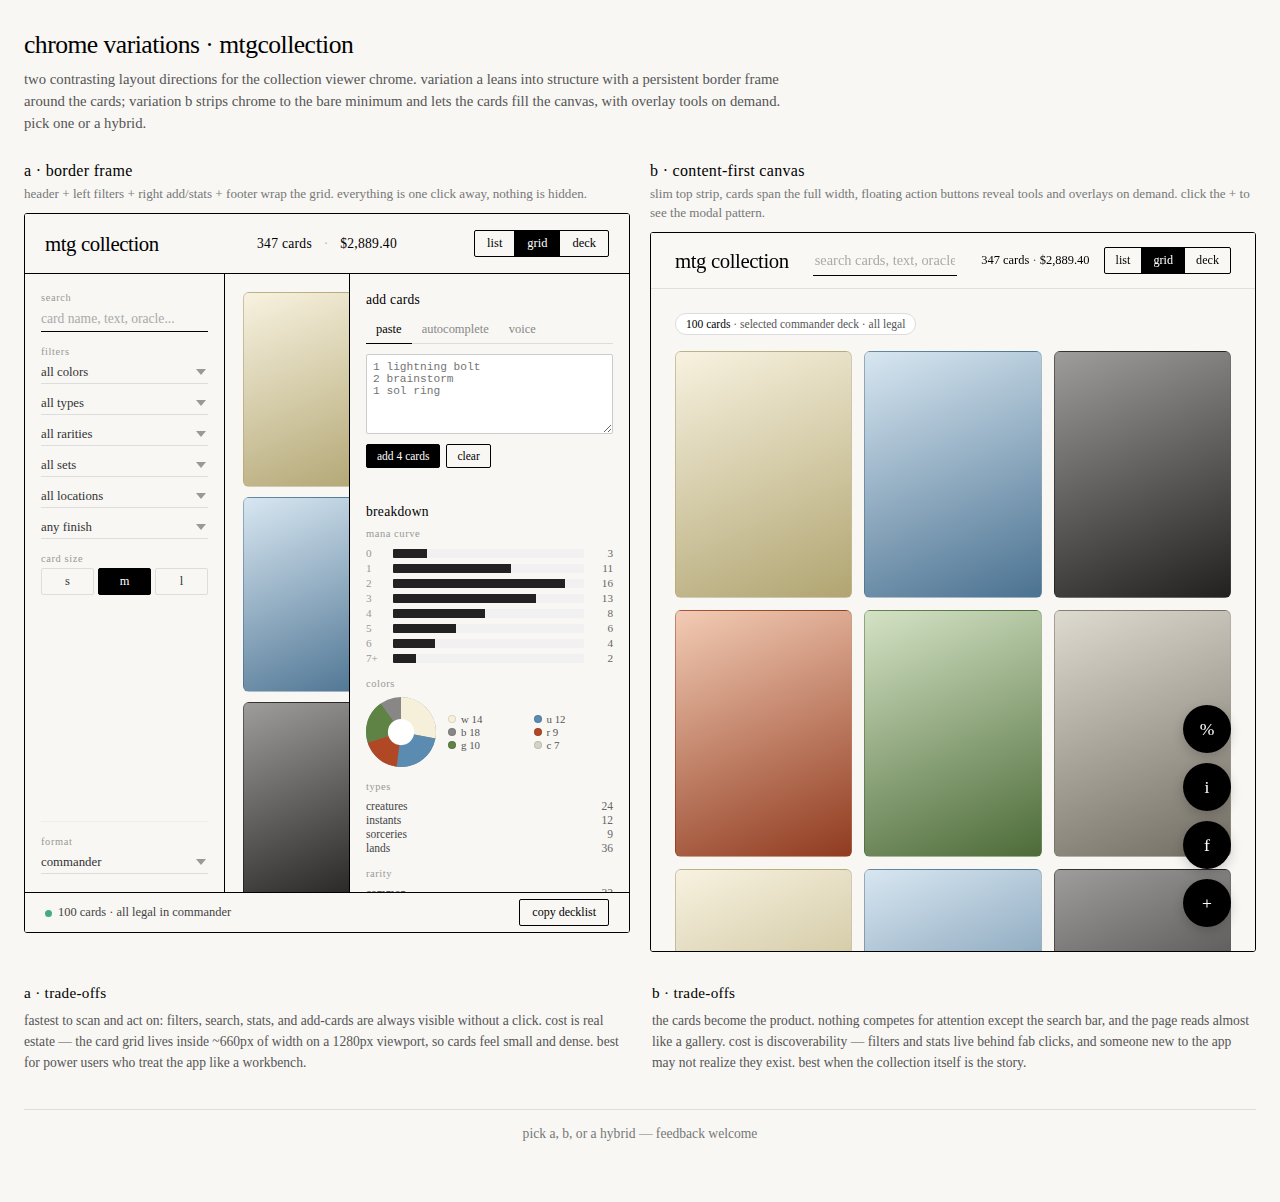
<file: mtgcollection/preview.html>
<!DOCTYPE html>
<html lang="en">
<head>
<meta charset="UTF-8">
<meta name="viewport" content="width=device-width, initial-scale=1.0">
<title>chrome variations · mtgcollection</title>
<style>
  * { margin: 0; padding: 0; box-sizing: border-box; }
  body {
    font-family: "Times New Roman", Times, Georgia, serif;
    background: #f8f7f4;
    color: #000;
    text-transform: lowercase;
    font-size: 0.9rem;
    min-height: 100vh;
    padding: 30px 24px 60px;
  }

  .wrap {
    max-width: 1600px;
    margin: 0 auto;
  }

  header.intro {
    margin-bottom: 28px;
  }
  header.intro h1 {
    font-size: 1.6rem;
    font-weight: 400;
    letter-spacing: -0.02em;
    margin-bottom: 8px;
  }
  header.intro p {
    color: #555;
    max-width: 760px;
    line-height: 1.5;
    font-size: 0.92rem;
  }

  .grid {
    display: grid;
    grid-template-columns: 1fr 1fr;
    gap: 20px;
  }

  .col h2 {
    font-size: 1rem;
    font-weight: 400;
    letter-spacing: 0.02em;
    margin-bottom: 4px;
  }
  .col p.desc {
    color: #777;
    font-size: 0.82rem;
    margin-bottom: 10px;
    line-height: 1.45;
  }

  .frame-box {
    border: 1px solid #000;
    border-radius: 3px;
    overflow: hidden;
    background: #fff;
    height: 80vh;
    min-height: 540px;
  }
  iframe {
    width: 100%;
    height: 100%;
    border: none;
    display: block;
  }

  .compare {
    margin-top: 32px;
    display: grid;
    grid-template-columns: 1fr 1fr;
    gap: 24px;
  }
  .compare h3 {
    font-size: 0.95rem;
    font-weight: 400;
    margin-bottom: 8px;
    letter-spacing: 0.02em;
  }
  .compare p {
    color: #555;
    font-size: 0.85rem;
    line-height: 1.55;
  }
  .compare .pros, .compare .cons {
    font-size: 0.8rem;
    color: #444;
    margin-top: 6px;
  }
  .compare .label {
    color: #999;
    font-size: 0.7rem;
    letter-spacing: 0.05em;
    text-transform: lowercase;
    margin-right: 4px;
  }

  footer.foot {
    margin-top: 36px;
    padding-top: 16px;
    border-top: 1px solid #ddd;
    text-align: center;
    color: #777;
    font-size: 0.85rem;
  }

  @media (max-width: 1100px) {
    .grid, .compare {
      grid-template-columns: 1fr;
    }
    .frame-box { height: 70vh; }
  }
</style>
</head>
<body>
<div class="wrap">

  <header class="intro">
    <h1>chrome variations · mtgcollection</h1>
    <p>two contrasting layout directions for the collection viewer chrome. variation a leans into structure with a persistent border frame around the cards; variation b strips chrome to the bare minimum and lets the cards fill the canvas, with overlay tools on demand. pick one or a hybrid.</p>
  </header>

  <div class="grid">
    <div class="col">
      <h2>a · border frame</h2>
      <p class="desc">header + left filters + right add/stats + footer wrap the grid. everything is one click away, nothing is hidden.</p>
      <div class="frame-box">
        <iframe src="preview-chrome-a.html" title="variation a"></iframe>
      </div>
    </div>
    <div class="col">
      <h2>b · content-first canvas</h2>
      <p class="desc">slim top strip, cards span the full width, floating action buttons reveal tools and overlays on demand. click the + to see the modal pattern.</p>
      <div class="frame-box">
        <iframe src="preview-chrome-b.html" title="variation b"></iframe>
      </div>
    </div>
  </div>

  <div class="compare">
    <div>
      <h3>a · trade-offs</h3>
      <p>fastest to scan and act on: filters, search, stats, and add-cards are always visible without a click. cost is real estate — the card grid lives inside ~660px of width on a 1280px viewport, so cards feel small and dense. best for power users who treat the app like a workbench.</p>
    </div>
    <div>
      <h3>b · trade-offs</h3>
      <p>the cards become the product. nothing competes for attention except the search bar, and the page reads almost like a gallery. cost is discoverability — filters and stats live behind fab clicks, and someone new to the app may not realize they exist. best when the collection itself is the story.</p>
    </div>
  </div>

  <footer class="foot">
    pick a, b, or a hybrid — feedback welcome
  </footer>

</div>
</body>
</html>
</file>
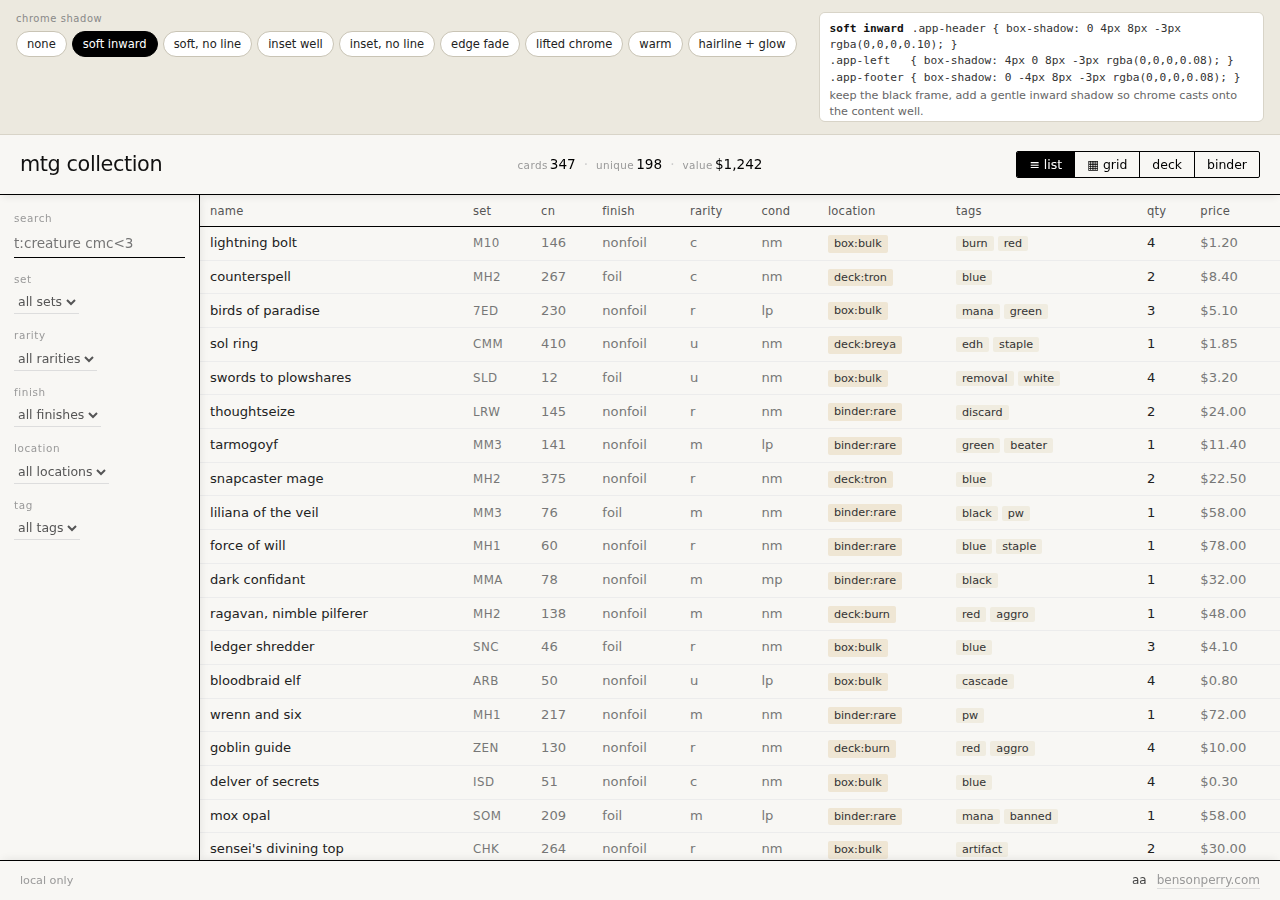
<file: mtgcollection/variants.html>
<!doctype html>
<html lang="en">
<head>
<meta charset="utf-8">
<meta name="viewport" content="width=device-width, initial-scale=1">
<title>mtg collection — chrome shadow variants</title>
<style>
  *, *::before, *::after { box-sizing: border-box; }
  html, body { height: 100%; margin: 0; }
  body {
    font-family: ui-sans-serif, system-ui, -apple-system, "Segoe UI", Roboto, sans-serif;
    background: #f8f7f4;
    color: #111;
    text-transform: lowercase;
    line-height: 1.4;
    display: flex;
    flex-direction: column;
    overflow: hidden;
  }

  /* ───── variant toolbar (fixed strip at the top) ───── */
  .variant-toolbar {
    flex: 0 0 auto;
    display: flex;
    flex-wrap: wrap;
    gap: 14px 22px;
    align-items: flex-start;
    padding: 12px 16px;
    background: #ece9df;
    border-bottom: 1px solid #d8d4c8;
    font-size: 0.78rem;
  }
  .toolbar-group { display: flex; flex-direction: column; gap: 5px; }
  .toolbar-label {
    font-size: 0.62rem;
    color: #888;
    letter-spacing: 0.06em;
  }
  .toolbar-row { display: flex; gap: 5px; flex-wrap: wrap; }
  .pill-btn {
    appearance: none;
    border: 1px solid #c9c4b5;
    background: #fff;
    color: #222;
    font: inherit;
    font-size: 0.72rem;
    padding: 4px 10px;
    border-radius: 999px;
    cursor: pointer;
    text-transform: lowercase;
    transition: background 0.12s, color 0.12s, border-color 0.12s;
  }
  .pill-btn:hover { background: #f0ece0; }
  .pill-btn.active { background: #000; color: #fff; border-color: #000; }
  .css-readout {
    flex: 1 1 280px;
    min-width: 240px;
    background: #fff;
    border: 1px solid #d8d4c8;
    border-radius: 6px;
    padding: 8px 10px;
    font-family: ui-monospace, "SF Mono", Menlo, Consolas, monospace;
    font-size: 0.7rem;
    color: #333;
    line-height: 1.45;
    white-space: pre-wrap;
    word-break: break-word;
    max-height: 110px;
    overflow-y: auto;
  }
  .css-readout .css-name {
    font-weight: 600;
    color: #111;
    margin-right: 8px;
  }
  .css-readout .css-desc {
    font-family: ui-sans-serif, system-ui, sans-serif;
    color: #666;
    font-size: 0.7rem;
    display: block;
    margin-top: 2px;
  }

  /* ───── app shell (replica of the live list view) ───── */
  .app-shell {
    flex: 1 1 auto;
    display: grid;
    grid-template-rows: 60px 1fr 40px;
    grid-template-columns: 200px 1fr;
    grid-template-areas:
      "header header"
      "left   main"
      "footer footer";
    min-height: 0;
    background: #f8f7f4;
  }

  .app-header {
    grid-area: header;
    background: #f8f7f4;
    border-bottom: 1px solid #000;
    display: grid;
    grid-template-columns: 1fr auto 1fr;
    align-items: center;
    padding: 0 20px;
    gap: 18px;
    z-index: 5;
    position: relative;
  }
  .app-header h1 {
    font-size: 1.3rem;
    font-weight: 400;
    letter-spacing: -0.02em;
    margin: 0;
  }
  .app-header-totals {
    text-align: center;
    font-size: 0.85rem;
    color: #333;
    display: inline-flex;
    align-items: baseline;
    justify-content: center;
    gap: 8px;
  }
  .app-header-totals strong { font-weight: 400; color: #000; font-variant-numeric: tabular-nums; }
  .app-header-totals .stat-label { font-size: 0.65rem; letter-spacing: 0.04em; color: #999; margin-right: 2px; }
  .app-header-totals .sep { color: #ccc; }
  .app-header-views {
    justify-self: end;
    display: inline-flex;
    border: 1px solid #000;
    border-radius: 2px;
    overflow: hidden;
  }
  .toggle-view {
    background: transparent;
    border: none;
    border-right: 1px solid #000;
    border-radius: 0;
    padding: 5px 12px;
    font-family: inherit;
    font-size: 0.78rem;
    text-transform: lowercase;
    cursor: pointer;
    color: #000;
  }
  .toggle-view:last-child { border-right: none; }
  .toggle-view.active { background: #000; color: #fff; }

  .app-left {
    grid-area: left;
    background: #f8f7f4;
    border-right: 1px solid #000;
    padding: 16px 14px;
    display: flex;
    flex-direction: column;
    gap: 14px;
    overflow-y: auto;
    z-index: 4;
    position: relative;
  }
  .sidebar-label {
    font-size: 0.65rem;
    letter-spacing: 0.06em;
    color: #999;
    margin-bottom: 4px;
  }
  .sidebar-search {
    border: none;
    border-bottom: 1px solid #000;
    background: transparent;
    padding: 4px 0;
    font: inherit;
    font-size: 0.85rem;
    width: 100%;
    outline: none;
  }
  .sidebar-filter {
    border: none;
    border-bottom: 1px solid #ddd;
    background: transparent;
    padding: 3px 0;
    font: inherit;
    font-size: 0.78rem;
    color: #555;
  }

  .app-center {
    grid-area: main;
    overflow-y: auto;
    min-width: 0;
    padding: 0;
    scrollbar-width: thin;
  }

  .app-footer {
    grid-area: footer;
    background: #f8f7f4;
    border-top: 1px solid #000;
    display: flex;
    align-items: center;
    justify-content: space-between;
    padding: 0 20px;
    font-size: 0.75rem;
    color: #444;
    z-index: 5;
    position: relative;
  }
  .app-footer-storage { color: #999; font-size: 0.7rem; }
  .app-footer-right { display: flex; gap: 10px; align-items: center; }

  /* ───── list table (replicates list view) ───── */
  .list-view { width: 100%; border-collapse: collapse; font-size: 0.82rem; }
  .list-view thead th {
    position: sticky;
    top: 0;
    background: #f8f7f4;
    text-align: left;
    font-weight: 500;
    color: #555;
    padding: 8px 10px;
    box-shadow: inset 0 -1px 0 #000;
    font-size: 0.72rem;
    letter-spacing: 0.02em;
    z-index: 2;
  }
  .list-view tbody td {
    padding: 7px 10px;
    border-bottom: 1px solid #ececec;
    color: #222;
    vertical-align: middle;
  }
  .list-view tbody tr:hover { background: #f3f0e6; }
  .list-view td.muted { color: #777; }
  .list-view td.set-cell { text-transform: uppercase; font-size: 0.74rem; letter-spacing: 0.04em; }
  .list-view td.qty-cell { font-variant-numeric: tabular-nums; }
  .list-view .row-tag {
    background: #f0ece0;
    color: #333;
    padding: 1px 6px;
    border-radius: 2px;
    font-size: 0.7rem;
    margin-right: 4px;
  }
  .list-view .loc-pill {
    display: inline-block;
    background: #efe6d4;
    color: #333;
    padding: 1px 6px;
    border-radius: 2px;
    font-size: 0.7rem;
  }

  /* ──────────────────────────────────────────────────
     SHADOW VARIANTS (applied via body.variant-X)
     Targets: .app-header, .app-left, .app-footer borders
     ────────────────────────────────────────────────── */

  /* v0 — none: current live state, hard 1px black borders */

  /* v1 — soft inward: keep border, add gentle inward-cast shadow */
  body.v-soft-inward .app-header { box-shadow: 0 4px 8px -3px rgba(0,0,0,0.10); }
  body.v-soft-inward .app-left   { box-shadow: 4px 0 8px -3px rgba(0,0,0,0.08); }
  body.v-soft-inward .app-footer { box-shadow: 0 -4px 8px -3px rgba(0,0,0,0.08); }

  /* v2 — soft inward, no line: drop the black 1px in favor of shadow alone */
  body.v-soft-no-line .app-header { border-bottom: none; box-shadow: 0 4px 10px -2px rgba(0,0,0,0.12); }
  body.v-soft-no-line .app-left   { border-right: none;  box-shadow: 6px 0 10px -3px rgba(0,0,0,0.10); }
  body.v-soft-no-line .app-footer { border-top: none;    box-shadow: 0 -4px 10px -2px rgba(0,0,0,0.10); }

  /* v3 — inset well: borders stay; center looks recessed via inset shadow */
  body.v-inset-well .app-center {
    box-shadow:
      inset 0 6px 8px -6px rgba(0,0,0,0.18),
      inset 6px 0 8px -6px rgba(0,0,0,0.14),
      inset 0 -6px 8px -6px rgba(0,0,0,0.14);
  }

  /* v4 — inset well, no line: recessed center, no hard frame */
  body.v-inset-no-line .app-header { border-bottom: none; }
  body.v-inset-no-line .app-left   { border-right: none; }
  body.v-inset-no-line .app-footer { border-top: none; }
  body.v-inset-no-line .app-center {
    box-shadow:
      inset 0 8px 10px -6px rgba(0,0,0,0.20),
      inset 8px 0 10px -6px rgba(0,0,0,0.16),
      inset 0 -8px 10px -6px rgba(0,0,0,0.16);
  }

  /* v5 — edge fade: replace black borders with a soft gradient fade */
  body.v-edge-fade .app-header {
    border-bottom: none;
    background: linear-gradient(#f8f7f4 0%, #f8f7f4 calc(100% - 8px), rgba(0,0,0,0.12) 100%);
  }
  body.v-edge-fade .app-left {
    border-right: none;
    background: linear-gradient(to right, #f8f7f4 0%, #f8f7f4 calc(100% - 8px), rgba(0,0,0,0.10) 100%);
  }
  body.v-edge-fade .app-footer {
    border-top: none;
    background: linear-gradient(#f8f7f4 0%, rgba(0,0,0,0.10) 8px, #f8f7f4 8px, #f8f7f4 100%);
    box-shadow: 0 -1px 0 rgba(0,0,0,0); /* placeholder */
  }
  /* Smarter footer fade: gradient at top inside the strip */
  body.v-edge-fade .app-footer {
    background:
      linear-gradient(rgba(0,0,0,0.10), rgba(0,0,0,0)) top/100% 6px no-repeat,
      #f8f7f4;
  }

  /* v6 — lifted chrome: chrome surfaces feel like raised cards above the center */
  body.v-lifted .app-header {
    border-bottom: none;
    background: #fcfbf7;
    box-shadow: 0 1px 0 rgba(0,0,0,0.04), 0 6px 12px -2px rgba(0,0,0,0.10);
  }
  body.v-lifted .app-left {
    border-right: none;
    background: #fcfbf7;
    box-shadow: 1px 0 0 rgba(0,0,0,0.04), 6px 0 12px -2px rgba(0,0,0,0.08);
  }
  body.v-lifted .app-footer {
    border-top: none;
    background: #fcfbf7;
    box-shadow: 0 -1px 0 rgba(0,0,0,0.04), 0 -6px 12px -2px rgba(0,0,0,0.08);
  }
  body.v-lifted .app-center { background: #f4f1ea; }
  body.v-lifted .list-view thead th { background: #f4f1ea; }

  /* v7 — warm soft: subtle warm-tinted soft drop, keep the line */
  body.v-warm .app-header { box-shadow: 0 4px 10px -3px rgba(80,60,40,0.14); }
  body.v-warm .app-left   { box-shadow: 4px 0 10px -3px rgba(80,60,40,0.10); }
  body.v-warm .app-footer { box-shadow: 0 -4px 10px -3px rgba(80,60,40,0.10); }

  /* v8 — hairline + glow: replace black with a 1px hairline + diffuse glow */
  body.v-hairline .app-header { border-bottom: 1px solid rgba(0,0,0,0.18); box-shadow: 0 3px 8px -3px rgba(0,0,0,0.10); }
  body.v-hairline .app-left   { border-right: 1px solid rgba(0,0,0,0.16);  box-shadow: 3px 0 8px -3px rgba(0,0,0,0.08); }
  body.v-hairline .app-footer { border-top: 1px solid rgba(0,0,0,0.18);    box-shadow: 0 -3px 8px -3px rgba(0,0,0,0.08); }

  @media (max-width: 700px) {
    .app-shell { grid-template-columns: 1fr; grid-template-areas: "header" "main" "footer"; }
    .app-left { display: none; }
  }
</style>
</head>
<body class="v-soft-inward">

<div class="variant-toolbar">
  <div class="toolbar-group">
    <span class="toolbar-label">chrome shadow</span>
    <div class="toolbar-row" id="variantRow"></div>
  </div>
  <div class="css-readout" id="cssReadout"></div>
</div>

<div class="app-shell">
  <header class="app-header">
    <h1>mtg collection</h1>
    <div class="app-header-totals">
      <span><span class="stat-label">cards</span><strong>347</strong></span>
      <span class="sep">·</span>
      <span><span class="stat-label">unique</span><strong>198</strong></span>
      <span class="sep">·</span>
      <span><span class="stat-label">value</span><strong>$1,242</strong></span>
    </div>
    <div class="app-header-views">
      <button class="toggle-view active">≡ list</button>
      <button class="toggle-view">▦ grid</button>
      <button class="toggle-view">deck</button>
      <button class="toggle-view">binder</button>
    </div>
  </header>

  <aside class="app-left">
    <div>
      <div class="sidebar-label">search</div>
      <input class="sidebar-search" placeholder="t:creature cmc<3" />
    </div>
    <div>
      <div class="sidebar-label">set</div>
      <select class="sidebar-filter"><option>all sets</option></select>
    </div>
    <div>
      <div class="sidebar-label">rarity</div>
      <select class="sidebar-filter"><option>all rarities</option></select>
    </div>
    <div>
      <div class="sidebar-label">finish</div>
      <select class="sidebar-filter"><option>all finishes</option></select>
    </div>
    <div>
      <div class="sidebar-label">location</div>
      <select class="sidebar-filter"><option>all locations</option></select>
    </div>
    <div>
      <div class="sidebar-label">tag</div>
      <select class="sidebar-filter"><option>all tags</option></select>
    </div>
  </aside>

  <main class="app-center">
    <table class="list-view">
      <thead>
        <tr>
          <th>name</th>
          <th>set</th>
          <th>cn</th>
          <th>finish</th>
          <th>rarity</th>
          <th>cond</th>
          <th>location</th>
          <th>tags</th>
          <th>qty</th>
          <th>price</th>
        </tr>
      </thead>
      <tbody id="listBody"></tbody>
    </table>
  </main>

  <footer class="app-footer">
    <span class="app-footer-storage">local only</span>
    <div class="app-footer-right">
      <span>aa</span>
      <a href="https://bensonperry.com" style="color:#999;text-decoration:none;border-bottom:1px solid #ddd;">bensonperry.com</a>
    </div>
  </footer>
</div>

<script>
  const VARIANTS = [
    { key: 'none',           label: 'none',           desc: 'baseline — current live behavior. hard 1px #000 frame, no shadow.', css: '/* current */\n.app-header { border-bottom: 1px solid #000; }\n.app-left   { border-right:  1px solid #000; }\n.app-footer { border-top:    1px solid #000; }' },
    { key: 'v-soft-inward',  label: 'soft inward',    desc: 'keep the black frame, add a gentle inward shadow so chrome casts onto the content well.', css: '.app-header { box-shadow: 0 4px 8px -3px rgba(0,0,0,0.10); }\n.app-left   { box-shadow: 4px 0 8px -3px rgba(0,0,0,0.08); }\n.app-footer { box-shadow: 0 -4px 8px -3px rgba(0,0,0,0.08); }' },
    { key: 'v-soft-no-line', label: 'soft, no line',  desc: 'drop the hard black border entirely; shadow alone separates chrome from content.', css: '.app-header { border-bottom: none; box-shadow: 0 4px 10px -2px rgba(0,0,0,0.12); }\n.app-left   { border-right:  none; box-shadow: 6px 0 10px -3px rgba(0,0,0,0.10); }\n.app-footer { border-top:    none; box-shadow: 0 -4px 10px -2px rgba(0,0,0,0.10); }' },
    { key: 'v-inset-well',   label: 'inset well',     desc: 'frame stays; the center panel gets an inset shadow so it reads as recessed.', css: '.app-center {\n  box-shadow:\n    inset 0 6px 8px -6px rgba(0,0,0,0.18),\n    inset 6px 0 8px -6px rgba(0,0,0,0.14),\n    inset 0 -6px 8px -6px rgba(0,0,0,0.14);\n}' },
    { key: 'v-inset-no-line',label: 'inset, no line', desc: 'recessed center without the black frame — softest, least architectural option.', css: '/* borders removed; .app-center inset shadow only */\n.app-center {\n  box-shadow:\n    inset 0 8px 10px -6px rgba(0,0,0,0.20),\n    inset 8px 0 10px -6px rgba(0,0,0,0.16),\n    inset 0 -8px 10px -6px rgba(0,0,0,0.16);\n}' },
    { key: 'v-edge-fade',    label: 'edge fade',      desc: 'replace each border with a short gradient fade at the chrome edge — softer than a line, no shadow.', css: '.app-header { background: linear-gradient(#f8f7f4 calc(100% - 8px), rgba(0,0,0,0.12) 100%); }\n.app-left   { background: linear-gradient(to right, #f8f7f4 calc(100% - 8px), rgba(0,0,0,0.10) 100%); }\n.app-footer { background: linear-gradient(rgba(0,0,0,0.10), rgba(0,0,0,0)) top/100% 6px no-repeat, #f8f7f4; }' },
    { key: 'v-lifted',       label: 'lifted chrome',  desc: 'chrome surfaces become slightly lighter & cast outward — they read as raised above the center.', css: '.app-header { background: #fcfbf7; box-shadow: 0 6px 12px -2px rgba(0,0,0,0.10); }\n.app-left   { background: #fcfbf7; box-shadow: 6px 0 12px -2px rgba(0,0,0,0.08); }\n.app-footer { background: #fcfbf7; box-shadow: 0 -6px 12px -2px rgba(0,0,0,0.08); }\n.app-center { background: #f4f1ea; }' },
    { key: 'v-warm',         label: 'warm',           desc: 'soft inward shadow tinted toward brown so it harmonizes with the cream background.', css: '.app-header { box-shadow: 0 4px 10px -3px rgba(80,60,40,0.14); }\n.app-left   { box-shadow: 4px 0 10px -3px rgba(80,60,40,0.10); }\n.app-footer { box-shadow: 0 -4px 10px -3px rgba(80,60,40,0.10); }' },
    { key: 'v-hairline',     label: 'hairline + glow',desc: 'soften the black to a low-opacity hairline and add a small diffuse glow — a quieter version of the current frame.', css: '.app-header { border-bottom: 1px solid rgba(0,0,0,0.18); box-shadow: 0 3px 8px -3px rgba(0,0,0,0.10); }\n.app-left   { border-right:  1px solid rgba(0,0,0,0.16); box-shadow: 3px 0 8px -3px rgba(0,0,0,0.08); }\n.app-footer { border-top:    1px solid rgba(0,0,0,0.18); box-shadow: 0 -3px 8px -3px rgba(0,0,0,0.08); }' }
  ];

  // sample rows — fixed dataset so the visual evaluation is consistent regardless of the user's collection
  const ROWS = [
    { name: 'Lightning Bolt',           set: 'm10', cn: '146', finish: 'nonfoil', rarity: 'c', cond: 'nm', loc: 'box:bulk',   tags: ['burn','red'],       qty: 4, price: '$1.20' },
    { name: 'Counterspell',             set: 'mh2', cn: '267', finish: 'foil',    rarity: 'c', cond: 'nm', loc: 'deck:tron',  tags: ['blue'],             qty: 2, price: '$8.40' },
    { name: 'Birds of Paradise',        set: '7ed', cn: '230', finish: 'nonfoil', rarity: 'r', cond: 'lp', loc: 'box:bulk',   tags: ['mana','green'],     qty: 3, price: '$5.10' },
    { name: 'Sol Ring',                 set: 'cmm', cn: '410', finish: 'nonfoil', rarity: 'u', cond: 'nm', loc: 'deck:breya', tags: ['edh','staple'],     qty: 1, price: '$1.85' },
    { name: 'Swords to Plowshares',     set: 'sld', cn: '12',  finish: 'foil',    rarity: 'u', cond: 'nm', loc: 'box:bulk',   tags: ['removal','white'],  qty: 4, price: '$3.20' },
    { name: 'Thoughtseize',             set: 'lrw', cn: '145', finish: 'nonfoil', rarity: 'r', cond: 'nm', loc: 'binder:rare',tags: ['discard'],          qty: 2, price: '$24.00' },
    { name: 'Tarmogoyf',                set: 'mm3', cn: '141', finish: 'nonfoil', rarity: 'm', cond: 'lp', loc: 'binder:rare',tags: ['green','beater'],   qty: 1, price: '$11.40' },
    { name: 'Snapcaster Mage',          set: 'mh2', cn: '375', finish: 'nonfoil', rarity: 'r', cond: 'nm', loc: 'deck:tron',  tags: ['blue'],             qty: 2, price: '$22.50' },
    { name: 'Liliana of the Veil',      set: 'mm3', cn: '76',  finish: 'foil',    rarity: 'm', cond: 'nm', loc: 'binder:rare',tags: ['black','pw'],       qty: 1, price: '$58.00' },
    { name: 'Force of Will',            set: 'mh1', cn: '60',  finish: 'nonfoil', rarity: 'r', cond: 'nm', loc: 'binder:rare',tags: ['blue','staple'],    qty: 1, price: '$78.00' },
    { name: 'Dark Confidant',           set: 'mma', cn: '78',  finish: 'nonfoil', rarity: 'm', cond: 'mp', loc: 'binder:rare',tags: ['black'],            qty: 1, price: '$32.00' },
    { name: 'Ragavan, Nimble Pilferer', set: 'mh2', cn: '138', finish: 'nonfoil', rarity: 'm', cond: 'nm', loc: 'deck:burn',  tags: ['red','aggro'],      qty: 1, price: '$48.00' },
    { name: 'Ledger Shredder',          set: 'snc', cn: '46',  finish: 'foil',    rarity: 'r', cond: 'nm', loc: 'box:bulk',   tags: ['blue'],             qty: 3, price: '$4.10' },
    { name: 'Bloodbraid Elf',           set: 'arb', cn: '50',  finish: 'nonfoil', rarity: 'u', cond: 'lp', loc: 'box:bulk',   tags: ['cascade'],          qty: 4, price: '$0.80' },
    { name: 'Wrenn and Six',            set: 'mh1', cn: '217', finish: 'nonfoil', rarity: 'm', cond: 'nm', loc: 'binder:rare',tags: ['pw'],               qty: 1, price: '$72.00' },
    { name: 'Goblin Guide',             set: 'zen', cn: '130', finish: 'nonfoil', rarity: 'r', cond: 'nm', loc: 'deck:burn',  tags: ['red','aggro'],      qty: 4, price: '$10.00' },
    { name: 'Delver of Secrets',        set: 'isd', cn: '51',  finish: 'nonfoil', rarity: 'c', cond: 'nm', loc: 'box:bulk',   tags: ['blue'],             qty: 4, price: '$0.30' },
    { name: 'Mox Opal',                 set: 'som', cn: '209', finish: 'foil',    rarity: 'm', cond: 'lp', loc: 'binder:rare',tags: ['mana','banned'],    qty: 1, price: '$58.00' },
    { name: "Sensei's Divining Top",    set: 'chk', cn: '264', finish: 'nonfoil', rarity: 'r', cond: 'nm', loc: 'box:bulk',   tags: ['artifact'],         qty: 2, price: '$30.00' },
    { name: 'Oko, Thief of Crowns',     set: 'eld', cn: '197', finish: 'nonfoil', rarity: 'm', cond: 'nm', loc: 'binder:rare',tags: ['pw','green'],       qty: 1, price: '$15.00' },
    { name: 'Sheoldred, the Apocalypse',set: 'dmu', cn: '107', finish: 'nonfoil', rarity: 'm', cond: 'nm', loc: 'deck:rock',  tags: ['black'],            qty: 1, price: '$58.00' },
    { name: 'Fable of the Mirror-Breaker', set: 'neo', cn: '141', finish: 'nonfoil', rarity: 'r', cond: 'nm', loc: 'deck:burn', tags: ['saga','red'],   qty: 2, price: '$22.00' },
    { name: 'Breya, Etherium Shaper',   set: 'c16', cn: '36',  finish: 'nonfoil', rarity: 'm', cond: 'nm', loc: 'deck:breya', tags: ['edh','commander'],  qty: 1, price: '$2.60' },
    { name: 'Arcane Signet',            set: 'cmm', cn: '362', finish: 'nonfoil', rarity: 'c', cond: 'nm', loc: 'deck:breya', tags: ['mana','edh'],       qty: 1, price: '$1.10' },
    { name: 'Command Tower',            set: 'cmm', cn: '436', finish: 'nonfoil', rarity: 'c', cond: 'nm', loc: 'deck:breya', tags: ['land','edh'],       qty: 1, price: '$0.50' },
    { name: 'Cyclonic Rift',            set: 'rtr', cn: '36',  finish: 'foil',    rarity: 'r', cond: 'nm', loc: 'deck:breya', tags: ['blue','edh'],       qty: 1, price: '$26.00' },
    { name: 'Ancient Tomb',             set: 'usg', cn: '321', finish: 'nonfoil', rarity: 'r', cond: 'mp', loc: 'binder:rare',tags: ['land','staple'],    qty: 1, price: '$84.00' },
    { name: 'Blood Crypt',              set: 'rna', cn: '245', finish: 'nonfoil', rarity: 'r', cond: 'nm', loc: 'binder:rare',tags: ['land','dual'],      qty: 2, price: '$18.00' },
    { name: 'Bloodstained Mire',        set: 'khm', cn: '372', finish: 'nonfoil', rarity: 'r', cond: 'nm', loc: 'binder:rare',tags: ['land','fetch'],     qty: 4, price: '$22.00' },
    { name: 'Arid Mesa',                set: 'mh2', cn: '244', finish: 'nonfoil', rarity: 'r', cond: 'nm', loc: 'binder:rare',tags: ['land','fetch'],     qty: 2, price: '$26.00' }
  ];

  function escapeHtml(s) {
    return String(s).replace(/[&<>"']/g, ch => ({
      '&': '&amp;', '<': '&lt;', '>': '&gt;', '"': '&quot;', "'": '&#39;'
    }[ch]));
  }

  function renderRows() {
    const html = ROWS.map(r => `
      <tr>
        <td>${escapeHtml(r.name)}</td>
        <td class="muted set-cell">${escapeHtml(r.set)}</td>
        <td class="muted">${escapeHtml(r.cn)}</td>
        <td class="muted">${escapeHtml(r.finish)}</td>
        <td class="muted">${escapeHtml(r.rarity)}</td>
        <td class="muted">${escapeHtml(r.cond)}</td>
        <td><span class="loc-pill">${escapeHtml(r.loc)}</span></td>
        <td>${r.tags.map(t => `<span class="row-tag">${escapeHtml(t)}</span>`).join('')}</td>
        <td class="qty-cell">${r.qty}</td>
        <td class="muted">${escapeHtml(r.price)}</td>
      </tr>
    `).join('');
    document.getElementById('listBody').innerHTML = html;
  }

  function renderVariantButtons() {
    document.getElementById('variantRow').innerHTML = VARIANTS.map(v =>
      `<button class="pill-btn" data-variant="${v.key}">${v.label}</button>`
    ).join('');
  }

  function applyVariant(key) {
    document.body.classList.forEach(cls => {
      if (cls.startsWith('v-')) document.body.classList.remove(cls);
    });
    if (key !== 'none') document.body.classList.add(key);

    document.querySelectorAll('#variantRow .pill-btn').forEach(btn => {
      btn.classList.toggle('active', btn.dataset.variant === key);
    });

    const v = VARIANTS.find(x => x.key === key);
    document.getElementById('cssReadout').innerHTML =
      `<span class="css-name">${escapeHtml(v.label)}</span>${escapeHtml(v.css)}<span class="css-desc">${escapeHtml(v.desc)}</span>`;
    try { localStorage.setItem('mtgcollection_chrome_variant', key); } catch (_) {}
  }

  document.getElementById('variantRow').addEventListener('click', e => {
    const btn = e.target.closest('[data-variant]');
    if (btn) applyVariant(btn.dataset.variant);
  });

  renderVariantButtons();
  renderRows();
  const remembered = (() => {
    try { return localStorage.getItem('mtgcollection_chrome_variant'); } catch (_) { return null; }
  })();
  applyVariant(remembered && VARIANTS.find(v => v.key === remembered) ? remembered : 'v-soft-inward');
</script>
</body>
</html>
</file>
